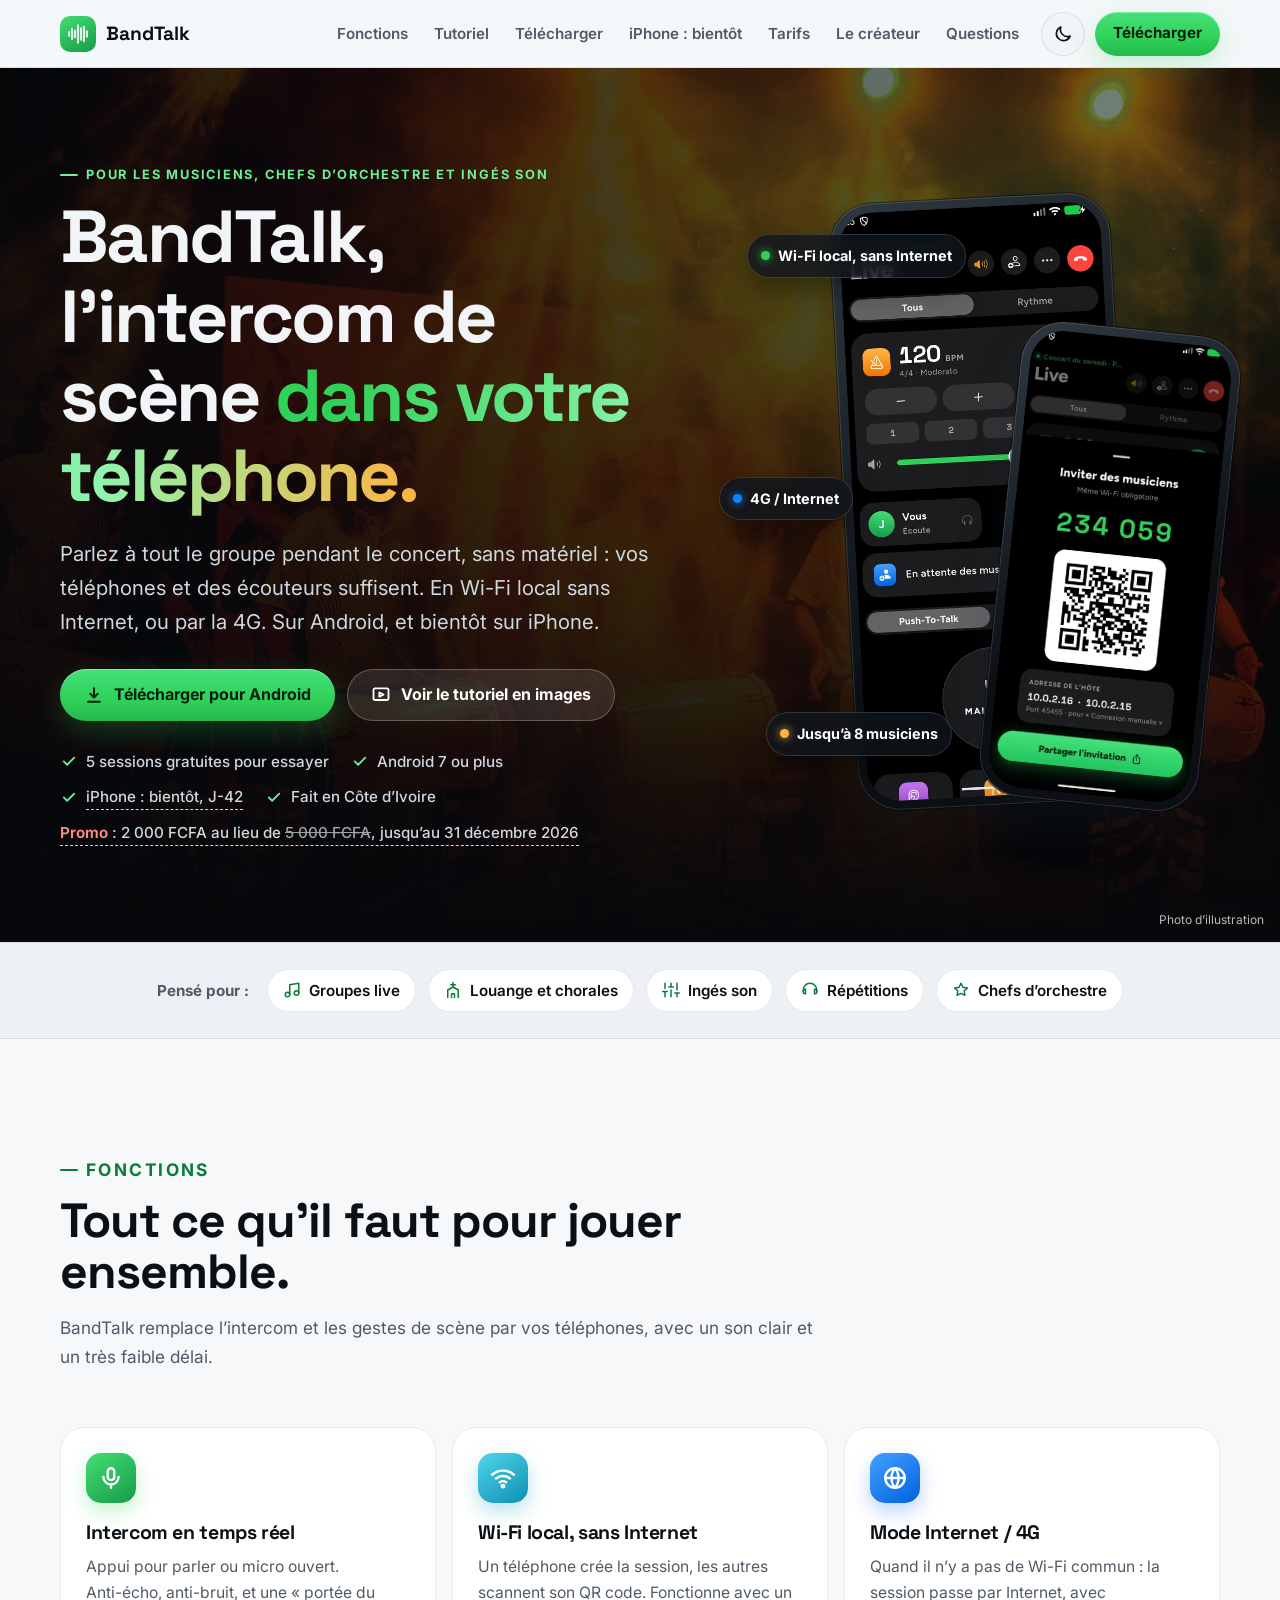
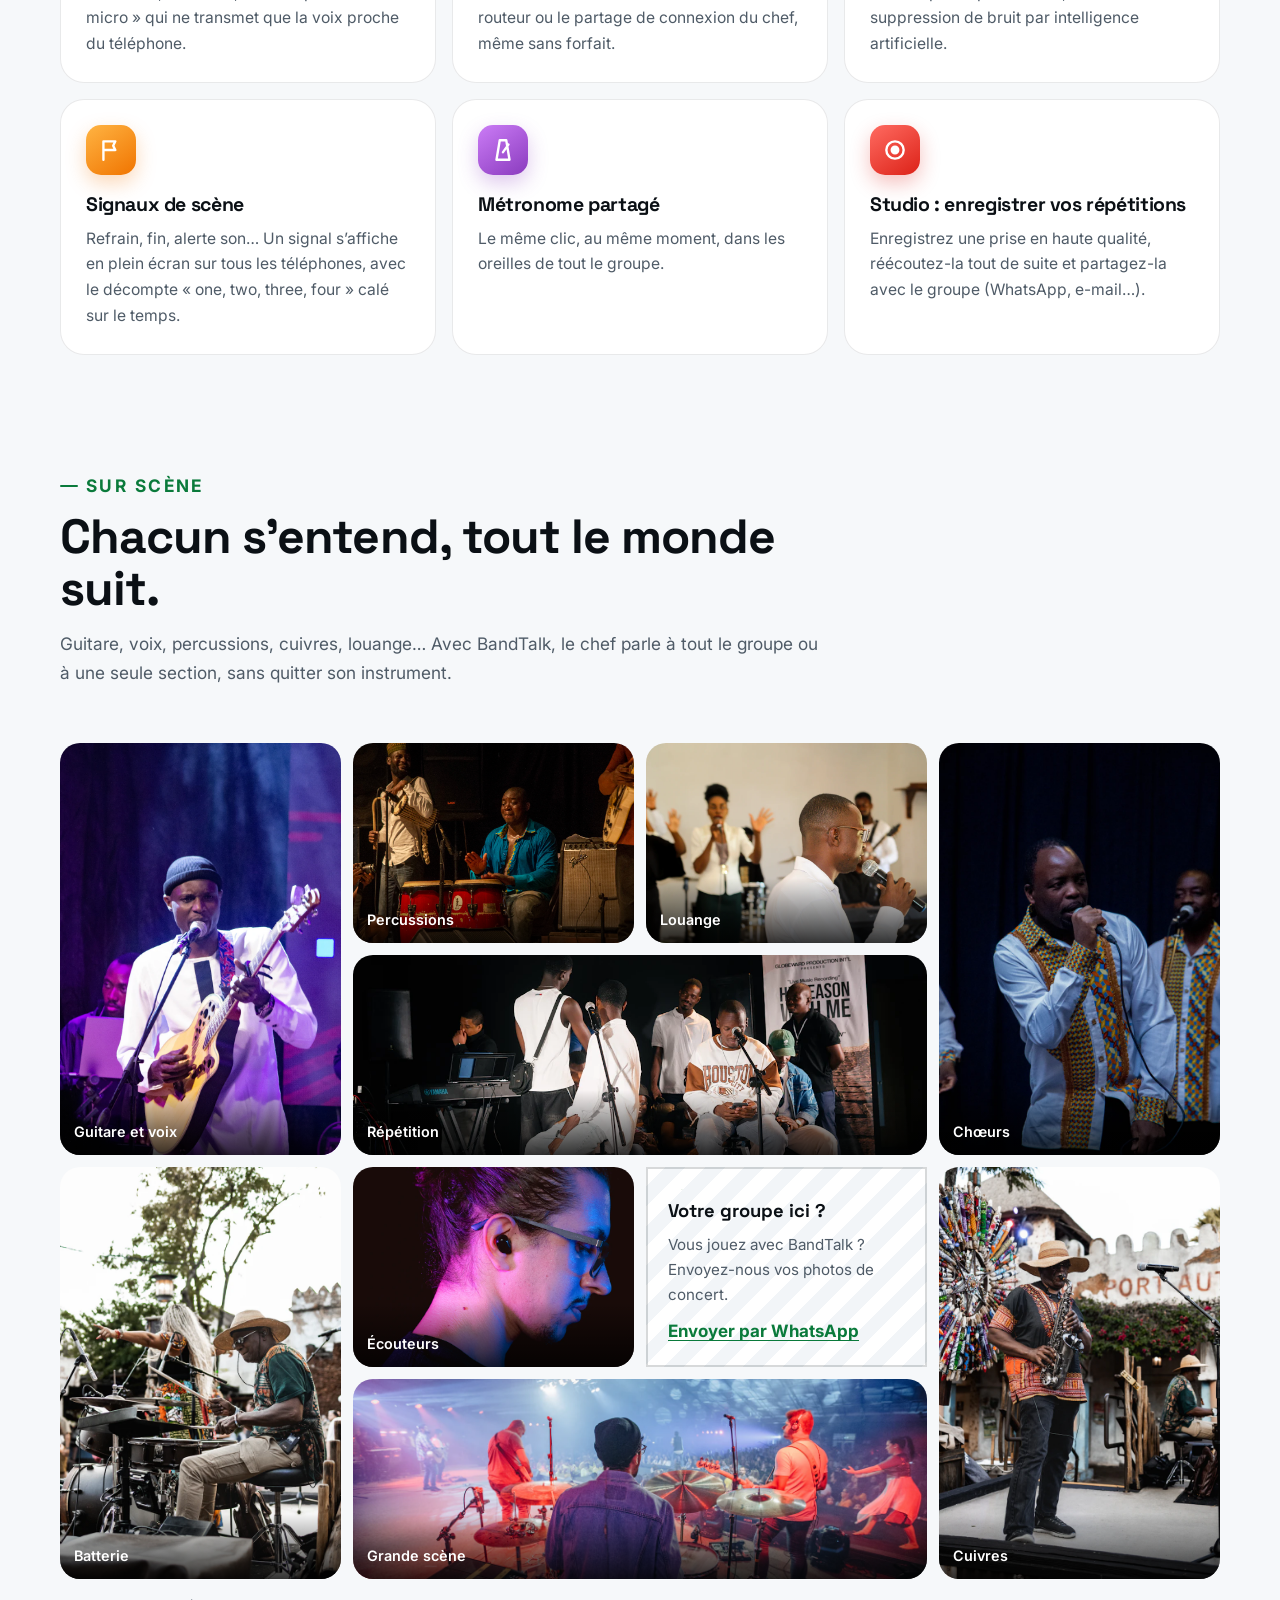
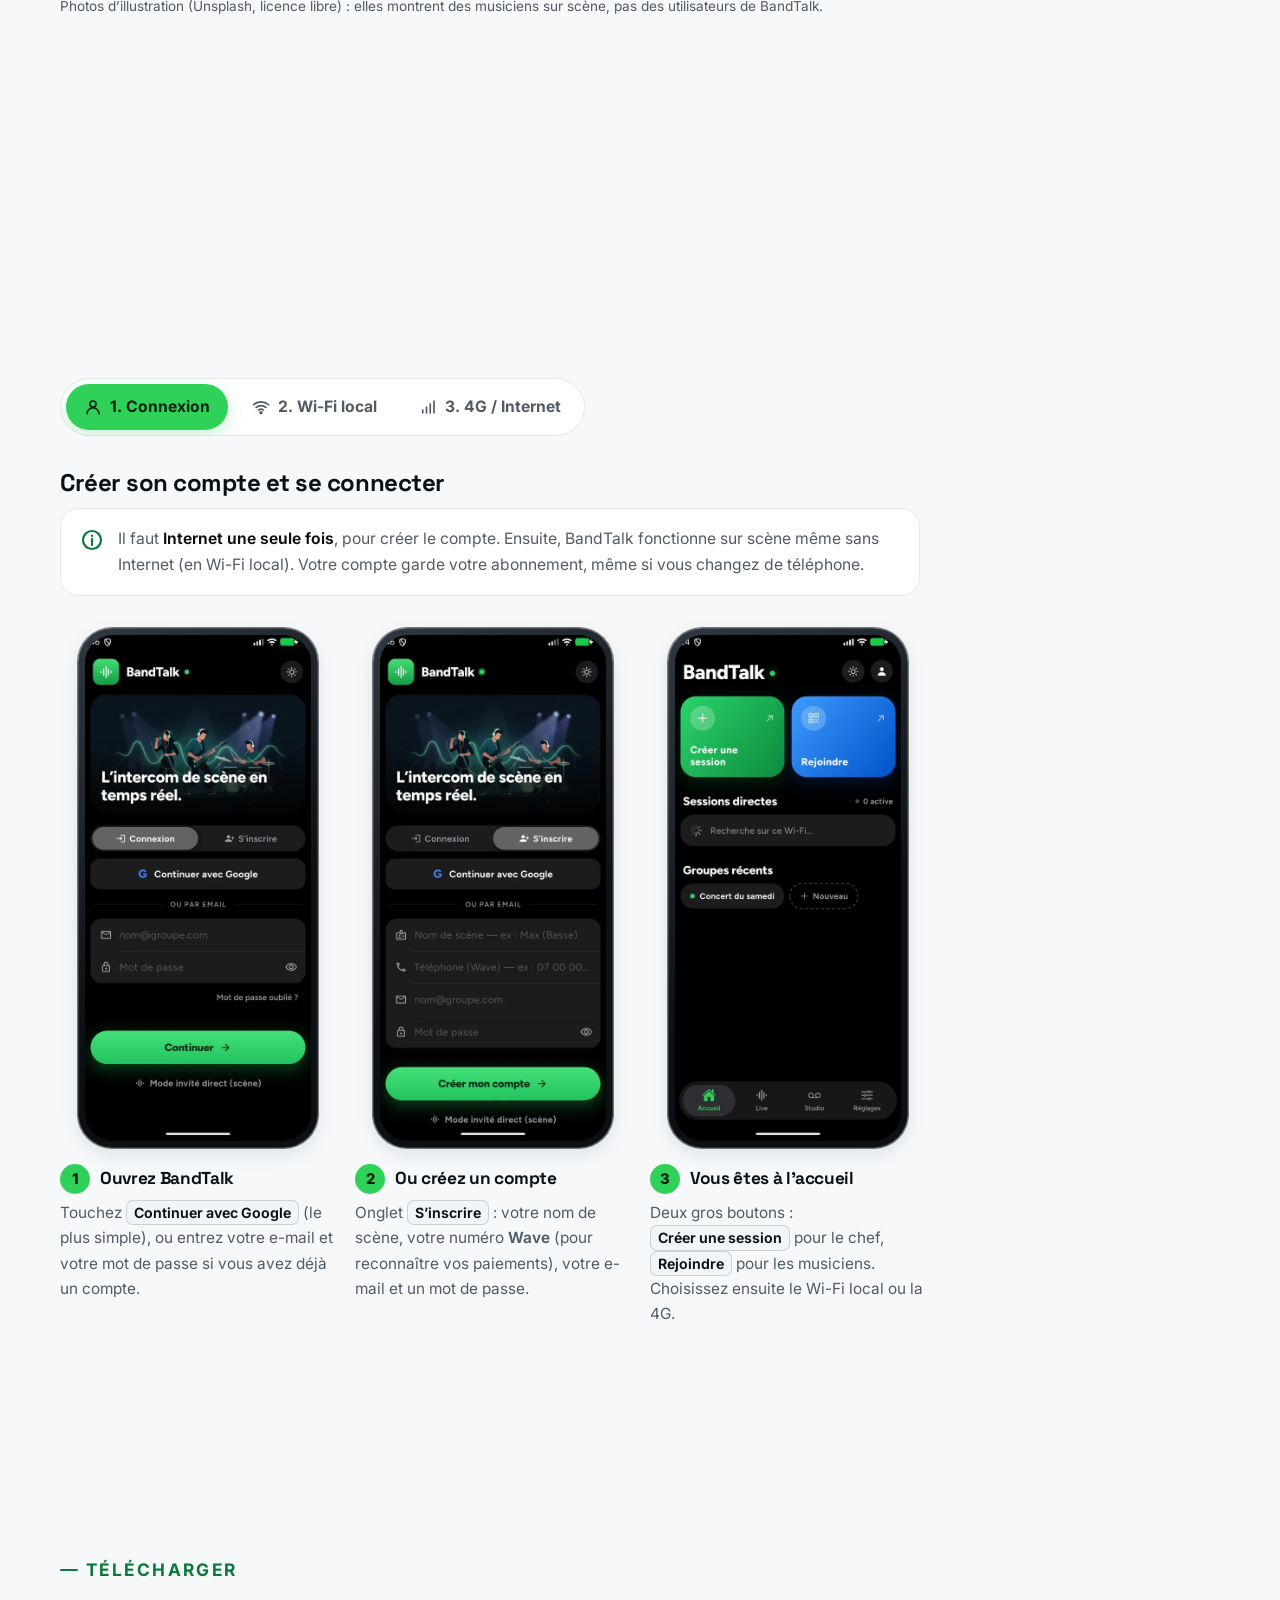
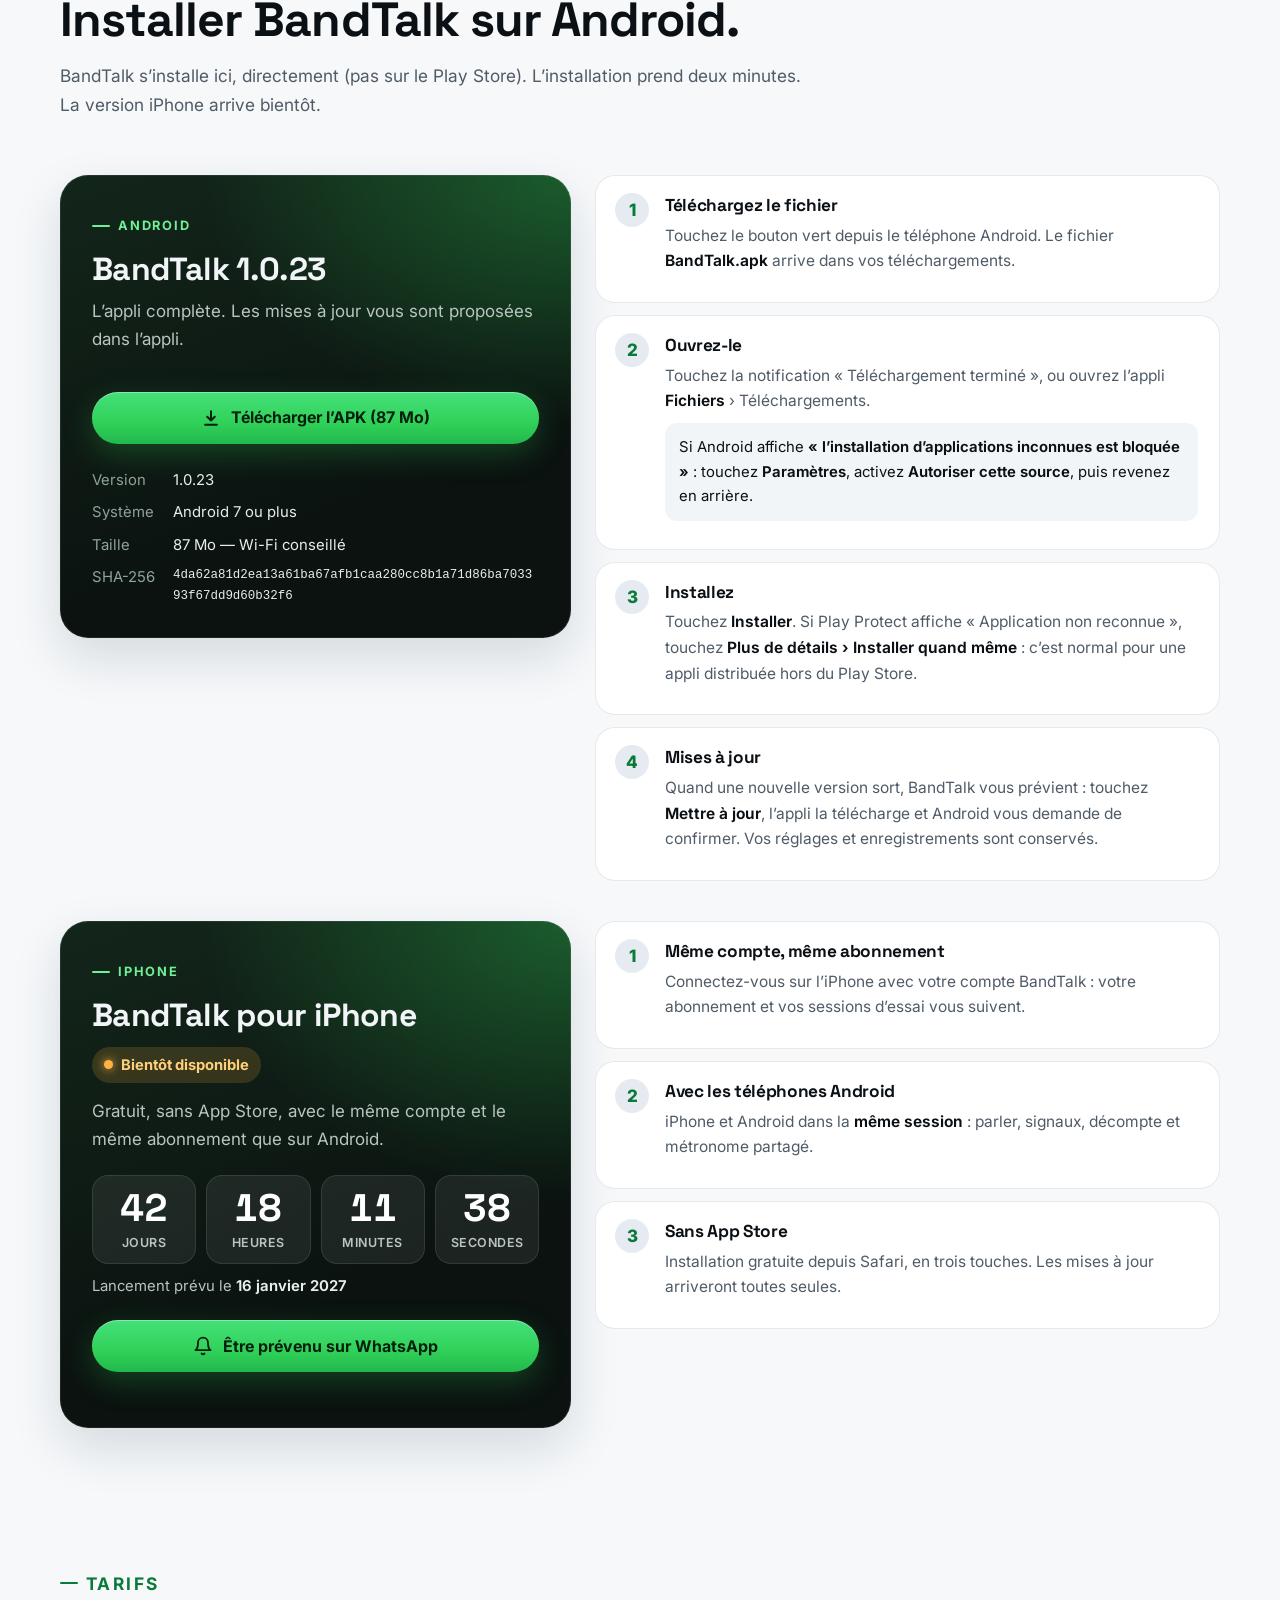
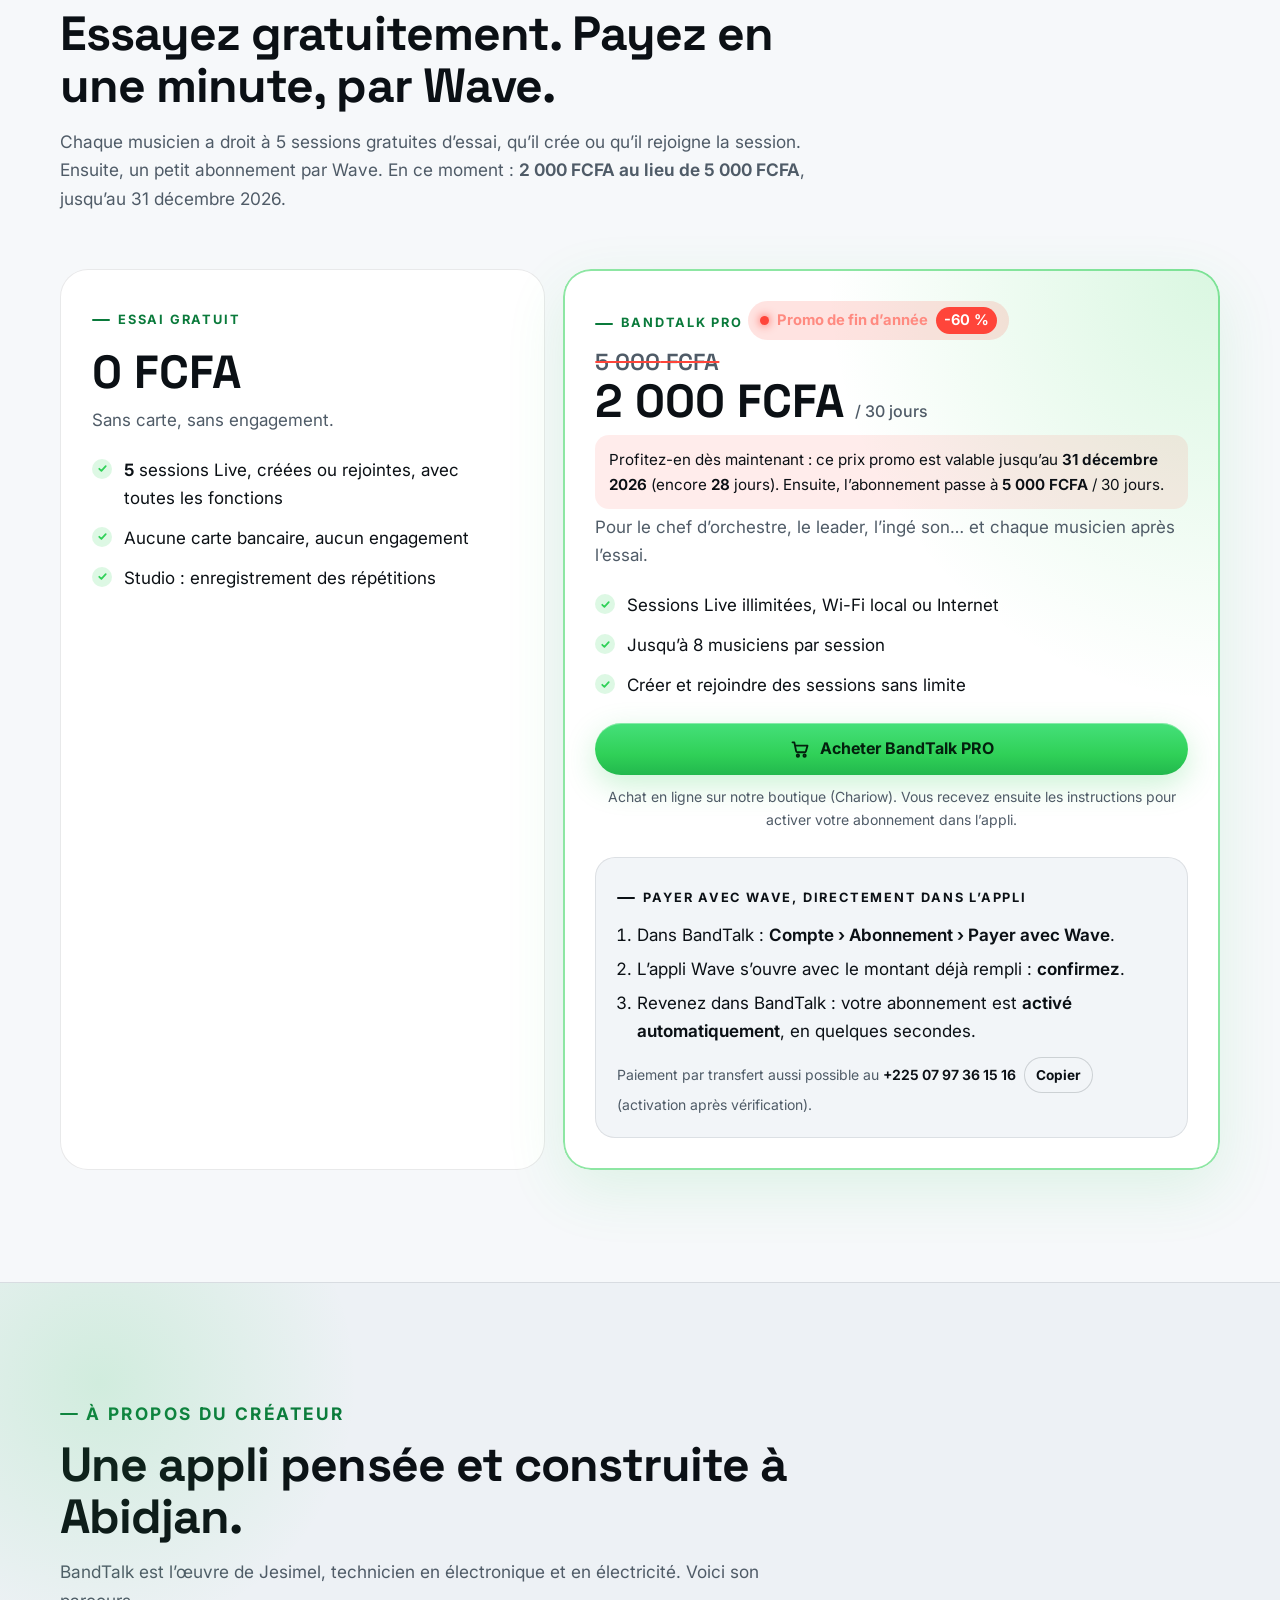
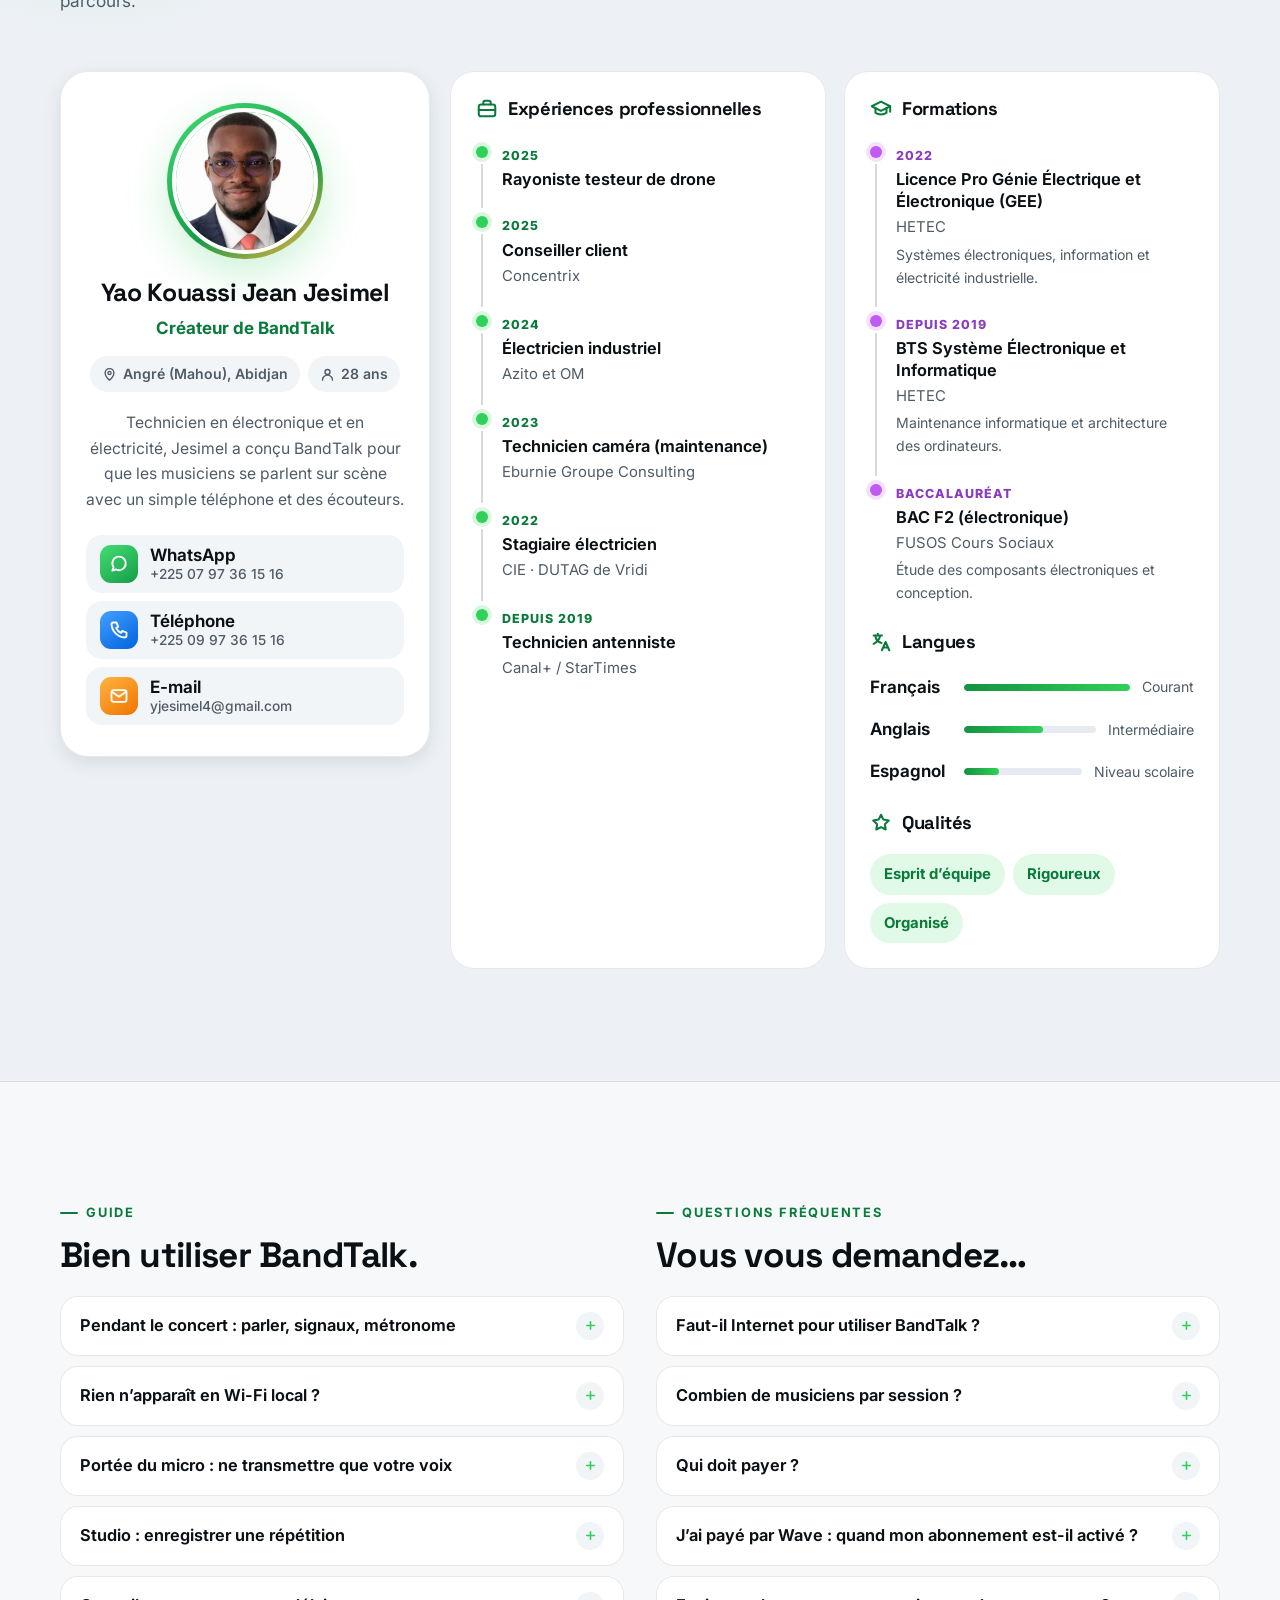
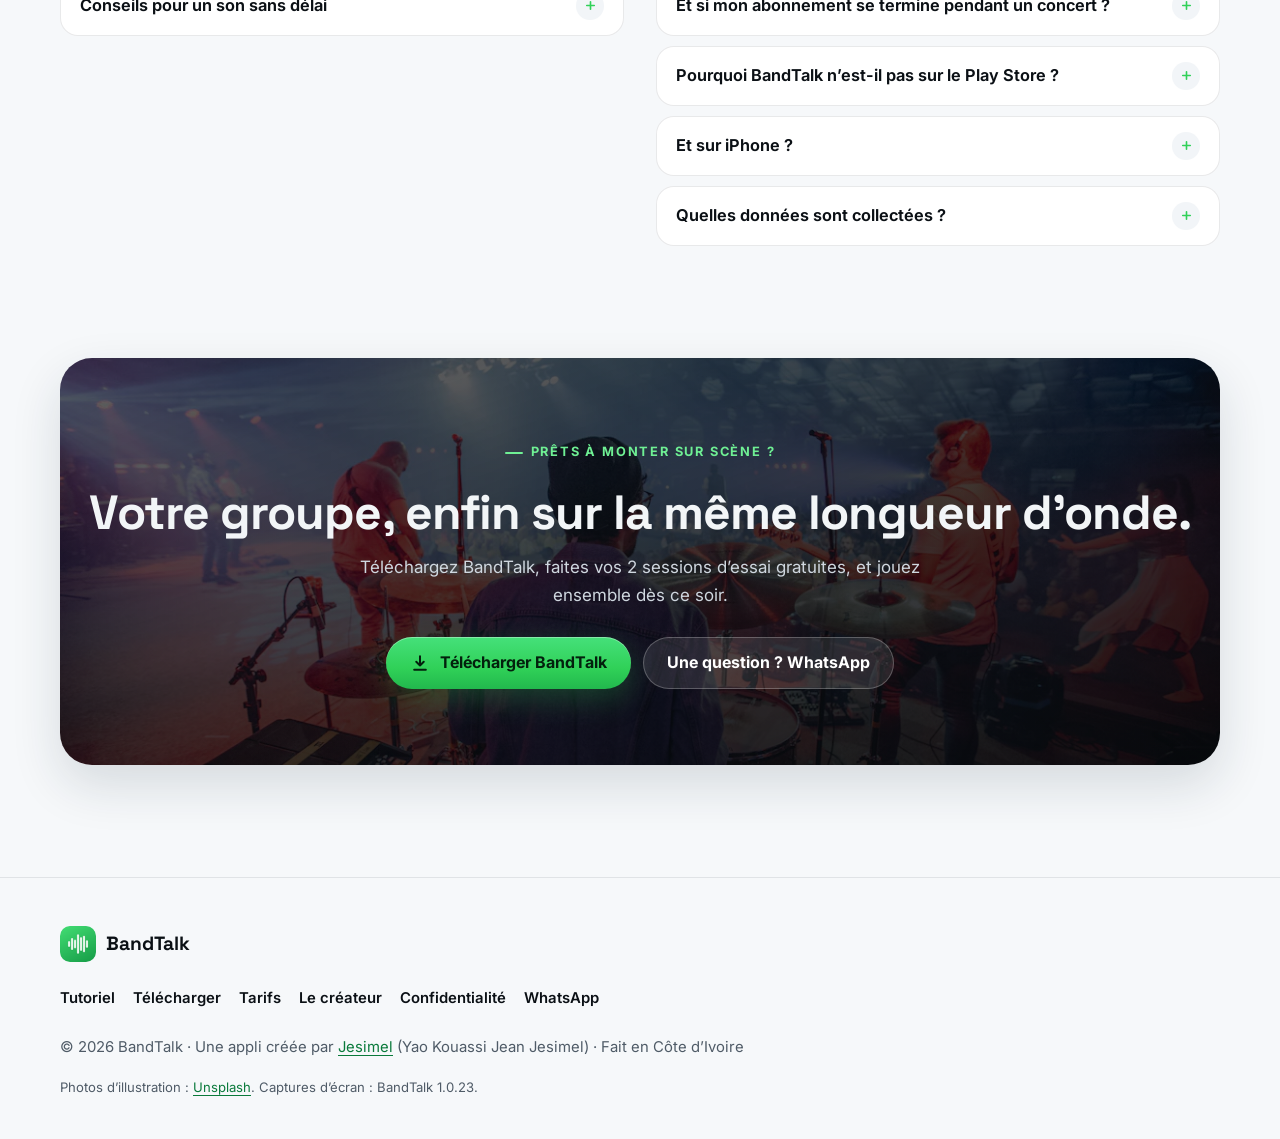
<file: index.html>
<!doctype html>
<html lang="fr" class="no-js">
<head>
  <meta charset="utf-8">
  <meta name="viewport" content="width=device-width, initial-scale=1">
  <title>BandTalk — l’intercom de scène pour musiciens | par Jesimel</title>
  <meta name="description" content="BandTalk, l’appli Android créée par Jesimel (bientôt sur iPhone) : parlez à votre groupe pendant le concert avec vos téléphones et des écouteurs. Wi-Fi local sans Internet ou 4G. Tutoriel en images, téléchargement gratuit, 2 sessions d’essai, puis abonnement par Wave.">
  <meta name="author" content="Yao Kouassi Jean Jesimel">
  <meta name="robots" content="index, follow">
  <link rel="canonical" href="https://jesimel9.github.io/bandtalk/">
  <meta name="theme-color" content="#06080b">
  <meta property="og:type" content="website">
  <meta property="og:site_name" content="BandTalk">
  <meta property="og:locale" content="fr_FR">
  <meta property="og:url" content="https://jesimel9.github.io/bandtalk/">
  <meta property="og:title" content="BandTalk — l’intercom de scène pour musiciens">
  <meta property="og:description" content="Vos téléphones deviennent un intercom de scène, sur Android (bientôt sur iPhone). Wi-Fi local ou 4G. Essai gratuit. Une appli de Jesimel, faite en Côte d’Ivoire.">
  <meta property="og:image" content="https://jesimel9.github.io/bandtalk/assets/partage.jpg">
  <meta property="og:image:width" content="1200">
  <meta property="og:image:height" content="630">
  <meta name="twitter:card" content="summary_large_image">
  <script type="application/ld+json">[
  {
    "@context": "https://schema.org",
    "@type": "SoftwareApplication",
    "name": "BandTalk",
    "alternateName": ["Band Talk", "BandTalk par Jesimel"],
    "applicationCategory": "MultimediaApplication",
    "operatingSystem": "Android 7 ou plus récent",
    "softwareVersion": "1.0.23",
    "description": "BandTalk est l’intercom de scène pour musiciens : parlez à votre groupe pendant le concert avec vos téléphones et des écouteurs, en Wi-Fi local sans Internet ou par la 4G.",
    "url": "https://jesimel9.github.io/bandtalk/",
    "downloadUrl": "https://github.com/jesimel9/bandtalk/releases/latest/download/BandTalk.apk",
    "image": "https://jesimel9.github.io/bandtalk/assets/icone-192.png",
    "screenshot": "https://jesimel9.github.io/bandtalk/assets/captures/live.webp",
    "inLanguage": "fr",
    "offers": { "@type": "Offer", "price": "0", "priceCurrency": "XOF" },
    "author": { "@id": "https://jesimel9.github.io/bandtalk/#createur" }
  },
  {
    "@context": "https://schema.org",
    "@type": "Person",
    "@id": "https://jesimel9.github.io/bandtalk/#createur",
    "name": "Yao Kouassi Jean Jesimel",
    "alternateName": "Jesimel",
    "jobTitle": "Technicien en électronique et en électricité, créateur de BandTalk",
    "image": "https://jesimel9.github.io/bandtalk/assets/photos/createur.webp",
    "url": "https://jesimel9.github.io/",
    "address": { "@type": "PostalAddress", "addressLocality": "Abidjan (Angré, Mahou)", "addressCountry": "CI" },
    "knowsLanguage": ["fr", "en", "es"],
    "alumniOf": { "@type": "EducationalOrganization", "name": "HETEC" }
  },
  {
    "@context": "https://schema.org",
    "@type": "WebSite",
    "name": "BandTalk",
    "alternateName": ["Band Talk", "BandTalk par Jesimel"],
    "url": "https://jesimel9.github.io/bandtalk/",
    "inLanguage": "fr"
  }
]</script>
  <link rel="icon" type="image/png" sizes="192x192" href="assets/icone-192.png">
  <link rel="apple-touch-icon" href="assets/icone-180.png">
  <link rel="preconnect" href="https://fonts.googleapis.com">
  <link rel="preconnect" href="https://fonts.gstatic.com" crossorigin>
  <link href="https://fonts.googleapis.com/css2?family=Inter:wght@400;500;600;700;800&family=Space+Grotesk:wght@600;700&display=swap" rel="stylesheet">
  <script>
    // Avant l'affichage : JavaScript actif + thème mémorisé (évite un clignotement).
    (function (r) {
      r.className = r.className.replace('no-js', 'js');
      try { var t = localStorage.getItem('bt-theme'); if (t) r.setAttribute('data-theme', t); } catch (e) { /* ignoré */ }
    })(document.documentElement);
  </script>
  <link rel="preload" as="image" href="assets/photos/scene-percussions.webp">
  <link rel="stylesheet" href="assets/style.css">
  <script src="assets/config.js"></script>
</head>
<body>
<a class="skip" href="#contenu">Aller au contenu</a>

<header class="top">
  <div class="wrap">
    <a class="brand" href="#">
      <img class="logo" src="assets/icone-192.png" alt="" width="36" height="36">
      BandTalk
    </a>
    <nav class="nav" aria-label="Sections">
      <a href="#fonctions">Fonctions</a>
      <a href="#tutoriel">Tutoriel</a>
      <a href="#telecharger">Télécharger</a>
      <a class="ios-on" href="#tutoriel-iphone" hidden>iPhone</a>
      <a class="ios-soon" href="#iphone">iPhone : bientôt</a>
      <a href="#tarifs">Tarifs</a>
      <a href="#createur">Le créateur</a>
      <a href="#faq">Questions</a>
    </nav>
    <button class="icon-btn" type="button" id="theme" aria-label="Changer de mode : jour ou nuit">
      <svg class="sun" viewBox="0 0 24 24" fill="none" stroke="currentColor" stroke-width="2" stroke-linecap="round" aria-hidden="true"><circle cx="12" cy="12" r="4.2"/><path d="M12 2.5v2.2M12 19.3v2.2M4.6 4.6l1.6 1.6M17.8 17.8l1.6 1.6M2.5 12h2.2M19.3 12h2.2M4.6 19.4l1.6-1.6M17.8 6.2l1.6-1.6"/></svg>
      <svg class="moon" viewBox="0 0 24 24" fill="none" stroke="currentColor" stroke-width="2" stroke-linecap="round" stroke-linejoin="round" aria-hidden="true"><path d="M20.5 14.5A8.5 8.5 0 0 1 9.5 3.5a8.5 8.5 0 1 0 11 11z"/></svg>
    </button>
    <a class="btn btn-primary btn-sm" href="#telecharger">Télécharger</a>
  </div>
</header>

<main id="contenu">

<!-- Annonce : modifiable dans l'appli (Administration › Réglages › Site web) -->
<div class="announce" id="annonce" role="status" hidden>
  <div class="wrap"><span class="announce-dot" aria-hidden="true"></span><p id="annonce-texte"></p></div>
</div>

<!-- ======================= HÉROS ======================= -->
<section class="hero">
  <figure class="hero-bg">
    <img src="assets/photos/scene-percussions.webp" alt="" width="1600" height="900" fetchpriority="high">
  </figure>
  <div class="wrap">
    <div>
      <p class="eyebrow">Pour les musiciens, chefs d’orchestre et ingés son</p>
      <h1 id="titre-site">BandTalk, l’intercom de scène <span class="grad">dans votre téléphone.</span></h1>
      <p class="lead" id="accroche">Parlez à tout le groupe pendant le concert, sans matériel : vos téléphones et des écouteurs suffisent. En Wi-Fi local sans Internet, ou par la 4G. Sur Android<span class="ios-on" hidden> et sur iPhone</span><span class="ios-soon">, et bientôt sur iPhone</span>.</p>
      <div class="cta">
        <a class="btn btn-primary" href="#telecharger">
          <svg viewBox="0 0 24 24" fill="none" stroke="currentColor" stroke-width="2.4" stroke-linecap="round" stroke-linejoin="round" aria-hidden="true"><path d="M12 4v11m0 0l-4.5-4.5M12 15l4.5-4.5M5 20h14"/></svg>
          Télécharger pour Android
        </a>
        <a class="btn btn-ghost ios-on" href="#tutoriel-iphone" hidden>
          <svg viewBox="0 0 24 24" fill="none" stroke="currentColor" stroke-width="2.2" stroke-linecap="round" stroke-linejoin="round" aria-hidden="true"><rect x="6" y="2.5" width="12" height="19" rx="3"/><path d="M10.5 18.5h3"/></svg>
          Installer sur iPhone
        </a>
        <a class="btn btn-ghost" href="#tutoriel">
          <svg viewBox="0 0 24 24" fill="none" stroke="currentColor" stroke-width="2.2" stroke-linecap="round" stroke-linejoin="round" aria-hidden="true"><rect x="3" y="4" width="18" height="14" rx="2"/><path d="M10 9l5 2.5-5 2.5z"/></svg>
          Voir le tutoriel en images
        </a>
      </div>
      <ul class="facts">
        <li><svg viewBox="0 0 24 24" fill="none" stroke="currentColor" stroke-width="2.4" stroke-linecap="round" stroke-linejoin="round" aria-hidden="true"><path d="M5 12.5l4.5 4.5L19 7.5"/></svg><span><span data-bt="essais-texte">2 sessions gratuites</span> pour essayer</span></li>
        <li><svg viewBox="0 0 24 24" fill="none" stroke="currentColor" stroke-width="2.4" stroke-linecap="round" stroke-linejoin="round" aria-hidden="true"><path d="M5 12.5l4.5 4.5L19 7.5"/></svg><span data-bt="android-min">Android 7 ou plus</span></li>
        <li><svg viewBox="0 0 24 24" fill="none" stroke="currentColor" stroke-width="2.4" stroke-linecap="round" stroke-linejoin="round" aria-hidden="true"><path d="M5 12.5l4.5 4.5L19 7.5"/></svg><span class="ios-on" hidden>iPhone, sans App Store</span><a class="ios-soon soon-chip" href="#iphone">iPhone : bientôt, J-<span data-cd="jours">92</span></a></li>
        <li><svg viewBox="0 0 24 24" fill="none" stroke="currentColor" stroke-width="2.4" stroke-linecap="round" stroke-linejoin="round" aria-hidden="true"><path d="M5 12.5l4.5 4.5L19 7.5"/></svg>Fait en Côte d’Ivoire</li>
        <li class="promo-on promo-fact"><a href="#tarifs"><b>Promo</b> : <span data-bt="prix">2 000</span> FCFA au lieu de <s><span data-bt="prix-normal">5 000</span> FCFA</s>, jusqu’au <span data-bt="promo-fin">31 décembre 2026</span></a></li>
      </ul>
    </div>
    <div class="hero-visual">
      <div class="phone"><img src="assets/captures/live.webp" alt="Écran Live de BandTalk : métronome partagé, musiciens connectés et gros bouton pour parler" width="540" height="1170"></div>
      <div class="phone second"><img src="assets/captures/wifi-inviter.webp" alt="Invitation à une session : code PIN et QR code" width="540" height="1170" loading="lazy"></div>
      <span class="float-chip c1"><i></i>Wi-Fi local, sans Internet</span>
      <span class="float-chip c2"><i></i>4G / Internet</span>
      <span class="float-chip c3"><i></i>Jusqu’à 8 musiciens</span>
    </div>
  </div>
  <p class="photo-note">Photo d’illustration</p>
</section>

<!-- ======================= POUR QUI ======================= -->
<div class="who" aria-label="Pour qui">
  <div class="wrap">
    <p>Pensé pour :</p>
    <span class="pill"><svg viewBox="0 0 24 24" fill="none" stroke="currentColor" stroke-width="2" stroke-linecap="round" stroke-linejoin="round" aria-hidden="true"><path d="M9 18V5l12-2v13"/><circle cx="6" cy="18" r="3"/><circle cx="18" cy="16" r="3"/></svg>Groupes live</span>
    <span class="pill"><svg viewBox="0 0 24 24" fill="none" stroke="currentColor" stroke-width="2" stroke-linecap="round" stroke-linejoin="round" aria-hidden="true"><path d="M12 2v6M9 5h6M5 22V12l7-4 7 4v10M10 22v-5h4v5"/></svg>Louange et chorales</span>
    <span class="pill"><svg viewBox="0 0 24 24" fill="none" stroke="currentColor" stroke-width="2" stroke-linecap="round" stroke-linejoin="round" aria-hidden="true"><path d="M4 21v-7M4 10V3M12 21v-9M12 8V3M20 21v-5M20 12V3M1 14h6M9 8h6M17 16h6"/></svg>Ingés son</span>
    <span class="pill"><svg viewBox="0 0 24 24" fill="none" stroke="currentColor" stroke-width="2" stroke-linecap="round" stroke-linejoin="round" aria-hidden="true"><path d="M3 14v-2a9 9 0 0 1 18 0v2"/><path d="M21 15a2 2 0 0 1-2 2h-1v-6h1a2 2 0 0 1 2 2zM3 15a2 2 0 0 0 2 2h1v-6H5a2 2 0 0 0-2 2z"/></svg>Répétitions</span>
    <span class="pill"><svg viewBox="0 0 24 24" fill="none" stroke="currentColor" stroke-width="2" stroke-linecap="round" stroke-linejoin="round" aria-hidden="true"><path d="M12 3l2.6 5.3 5.9.9-4.3 4.1 1 5.8L12 16.4 6.8 19.1l1-5.8L3.5 9.2l5.9-.9z"/></svg>Chefs d’orchestre</span>
  </div>
</div>

<!-- ======================= FONCTIONS ======================= -->
<section id="fonctions">
  <div class="wrap">
    <div class="section-head reveal">
      <p class="eyebrow">Fonctions</p>
      <h2>Tout ce qu’il faut pour jouer ensemble.</h2>
      <p class="muted">BandTalk remplace l’intercom et les gestes de scène par vos téléphones, avec un son clair et un très faible délai.</p>
    </div>
    <div class="grid grid-3">
      <article class="card reveal">
        <div class="tile g-green"><svg viewBox="0 0 24 24" fill="none" stroke="currentColor" stroke-width="2.2" stroke-linecap="round" stroke-linejoin="round" aria-hidden="true"><rect x="9" y="3" width="6" height="11" rx="3"/><path d="M5 11a7 7 0 0 0 14 0M12 18v3"/></svg></div>
        <h3>Intercom en temps réel</h3>
        <p>Appui pour parler ou micro ouvert. Anti-écho, anti-bruit, et une « portée du micro » qui ne transmet que la voix proche du téléphone.</p>
      </article>
      <article class="card reveal">
        <div class="tile g-cyan"><svg viewBox="0 0 24 24" fill="none" stroke="currentColor" stroke-width="2.2" stroke-linecap="round" stroke-linejoin="round" aria-hidden="true"><path d="M2 9a15 15 0 0 1 20 0M5.5 12.5a10 10 0 0 1 13 0M9 16a5 5 0 0 1 6 0"/><circle cx="12" cy="19.5" r="1.2" fill="currentColor"/></svg></div>
        <h3>Wi-Fi local, sans Internet</h3>
        <p>Un téléphone crée la session, les autres scannent son QR code. Fonctionne avec un routeur ou le partage de connexion du chef, même sans forfait.</p>
      </article>
      <article class="card reveal">
        <div class="tile g-blue"><svg viewBox="0 0 24 24" fill="none" stroke="currentColor" stroke-width="2.2" stroke-linecap="round" stroke-linejoin="round" aria-hidden="true"><circle cx="12" cy="12" r="9"/><path d="M3 12h18M12 3a14 14 0 0 1 0 18M12 3a14 14 0 0 0 0 18"/></svg></div>
        <h3>Mode Internet / 4G</h3>
        <p>Quand il n’y a pas de Wi-Fi commun : la session passe par Internet, avec suppression de bruit par intelligence artificielle.</p>
      </article>
      <article class="card reveal">
        <div class="tile g-orange"><svg viewBox="0 0 24 24" fill="none" stroke="currentColor" stroke-width="2.2" stroke-linecap="round" stroke-linejoin="round" aria-hidden="true"><path d="M5 21V4M5 4h11l-2 4 2 4H5"/></svg></div>
        <h3>Signaux de scène</h3>
        <p>Refrain, fin, alerte son… Un signal s’affiche en plein écran sur tous les téléphones, avec le décompte « one, two, three, four » calé sur le temps.</p>
      </article>
      <article class="card reveal">
        <div class="tile g-purple"><svg viewBox="0 0 24 24" fill="none" stroke="currentColor" stroke-width="2.2" stroke-linecap="round" stroke-linejoin="round" aria-hidden="true"><path d="M9 3h6l3 18H6L9 3zM12 14l5-7"/></svg></div>
        <h3>Métronome partagé</h3>
        <p>Le même clic, au même moment, dans les oreilles de tout le groupe.</p>
      </article>
      <article class="card reveal">
        <div class="tile g-red"><svg viewBox="0 0 24 24" fill="none" stroke="currentColor" stroke-width="2.2" stroke-linecap="round" stroke-linejoin="round" aria-hidden="true"><circle cx="12" cy="12" r="8"/><circle cx="12" cy="12" r="3" fill="currentColor"/></svg></div>
        <h3>Studio : enregistrer vos répétitions</h3>
        <p>Enregistrez une prise en haute qualité, réécoutez-la tout de suite et partagez-la avec le groupe (WhatsApp, e-mail…).</p>
      </article>
    </div>
  </div>
</section>

<!-- ======================= SUR SCÈNE (photos) ======================= -->
<section id="scene" style="padding-top:0">
  <div class="wrap">
    <div class="section-head reveal">
      <p class="eyebrow">Sur scène</p>
      <h2>Chacun s’entend, tout le monde suit.</h2>
      <p class="muted">Guitare, voix, percussions, cuivres, louange… Avec BandTalk, le chef parle à tout le groupe ou à une seule section, sans quitter son instrument.</p>
    </div>
    <div class="gallery reveal">
      <figure class="tall"><img src="assets/photos/scene-guitariste.webp" alt="Un guitariste chante sur une scène éclairée en violet" width="960" height="1200" loading="lazy"><figcaption>Guitare et voix</figcaption></figure>
      <figure><img src="assets/photos/percussionniste.webp" alt="Un percussionniste joue des congas sur scène" width="1000" height="667" loading="lazy"><figcaption>Percussions</figcaption></figure>
      <figure><img src="assets/photos/louange.webp" alt="Un groupe de louange chante au micro" width="1000" height="667" loading="lazy"><figcaption>Louange</figcaption></figure>
      <figure class="tall"><img src="assets/photos/chanteurs.webp" alt="Deux chanteurs en tenue traditionnelle chantent au micro" width="800" height="1000" loading="lazy"><figcaption>Chœurs</figcaption></figure>
      <figure class="wide"><img src="assets/photos/repetition.webp" alt="Un groupe de jeunes musiciens se produit sur scène" width="1000" height="667" loading="lazy"><figcaption>Répétition</figcaption></figure>
      <figure class="tall"><img src="assets/photos/batteur.webp" alt="Un batteur joue lors d’un concert en plein air" width="800" height="1000" loading="lazy"><figcaption>Batterie</figcaption></figure>
      <figure><img src="assets/photos/ecouteur.webp" alt="Un musicien porte un écouteur dans l’oreille" width="800" height="1000" loading="lazy"><figcaption>Écouteurs</figcaption></figure>
      <div class="yours">
        <svg viewBox="0 0 24 24" width="28" height="28" fill="none" stroke="currentColor" stroke-width="2" stroke-linecap="round" stroke-linejoin="round" aria-hidden="true" style="color:var(--brand-text)"><path d="M4 8h3l2-3h6l2 3h3v11H4z"/><circle cx="12" cy="13" r="3.5"/></svg>
        <strong>Votre groupe ici ?</strong>
        <p>Vous jouez avec BandTalk ? Envoyez-nous vos photos de concert.</p>
        <a href="https://wa.me/2250797361516">Envoyer par WhatsApp</a>
      </div>
      <figure class="tall tall-d"><img src="assets/photos/saxophone.webp" alt="Un saxophoniste joue lors d’un festival" width="800" height="1000" loading="lazy"><figcaption>Cuivres</figcaption></figure>
      <figure class="wide-d"><img src="assets/photos/groupe-de-dos.webp" alt="Un groupe joue sur une grande scène, vu depuis l’arrière" width="1200" height="800" loading="lazy"><figcaption>Grande scène</figcaption></figure>
    </div>
    <p class="credit">Photos d’illustration (Unsplash, licence libre) : elles montrent des musiciens sur scène, pas des utilisateurs de BandTalk.</p>
  </div>
</section>

<!-- ======================= TUTORIEL ======================= -->
<section id="tutoriel" style="padding-top:24px">
  <div class="wrap">
    <div class="section-head reveal">
      <p class="eyebrow">Tutoriel en images</p>
      <h2>BandTalk pas à pas.</h2>
      <p class="muted">Les vrais écrans de l’appli, dans l’ordre. Choisissez une rubrique : la connexion, le mode Wi-Fi local (sans Internet), le mode 4G / Internet<span class="ios-on" hidden>, ou l’installation sur iPhone</span>.</p>
    </div>

    <div class="tabs" role="tablist" aria-label="Rubriques du tutoriel">
      <button class="tab" type="button" role="tab" id="tab-connexion" aria-controls="panel-connexion" aria-selected="true">
        <svg viewBox="0 0 24 24" fill="none" stroke="currentColor" stroke-width="2.2" stroke-linecap="round" stroke-linejoin="round" aria-hidden="true"><circle cx="12" cy="8" r="4"/><path d="M4 21a8 8 0 0 1 16 0"/></svg>
        1. Connexion
      </button>
      <button class="tab" type="button" role="tab" id="tab-wifi" aria-controls="panel-wifi" aria-selected="false" tabindex="-1">
        <svg viewBox="0 0 24 24" fill="none" stroke="currentColor" stroke-width="2.2" stroke-linecap="round" stroke-linejoin="round" aria-hidden="true"><path d="M2 9a15 15 0 0 1 20 0M5.5 12.5a10 10 0 0 1 13 0M9 16a5 5 0 0 1 6 0"/><circle cx="12" cy="19.5" r="1.2" fill="currentColor"/></svg>
        2. Wi-Fi local
      </button>
      <button class="tab" type="button" role="tab" id="tab-4g" data-net="4g" aria-controls="panel-4g" aria-selected="false" tabindex="-1">
        <svg viewBox="0 0 24 24" fill="none" stroke="currentColor" stroke-width="2.2" stroke-linecap="round" stroke-linejoin="round" aria-hidden="true"><path d="M5 20v-4M10 20v-8M15 20v-12M20 20V4"/></svg>
        3. 4G / Internet
      </button>
      <button class="tab ios-on" type="button" role="tab" id="tab-iphone" hidden data-net="ios" aria-controls="panel-iphone" aria-selected="false" tabindex="-1">
        <svg viewBox="0 0 24 24" fill="none" stroke="currentColor" stroke-width="2.2" stroke-linecap="round" stroke-linejoin="round" aria-hidden="true"><rect x="6" y="2.5" width="12" height="19" rx="3"/><path d="M10.5 18.5h3"/></svg>
        4. iPhone
      </button>
    </div>

    <!-- 1. Connexion -->
    <div class="tab-panel" role="tabpanel" id="panel-connexion" aria-labelledby="tab-connexion">
      <h3>Créer son compte et se connecter</h3>
      <div class="callout">
        <svg viewBox="0 0 24 24" fill="none" stroke="currentColor" stroke-width="2.2" stroke-linecap="round" stroke-linejoin="round" aria-hidden="true"><circle cx="12" cy="12" r="9"/><path d="M12 11v6M12 7.5v.5"/></svg>
        <p>Il faut <b>Internet une seule fois</b>, pour créer le compte. Ensuite, BandTalk fonctionne sur scène même sans Internet (en Wi-Fi local). Votre compte garde votre abonnement, même si vous changez de téléphone.</p>
      </div>
      <ol class="shots">
        <li class="shot">
          <div class="phone"><img src="assets/captures/connexion.webp" alt="Écran de connexion : bouton Continuer avec Google, e-mail et mot de passe" width="540" height="1170" loading="lazy"></div>
          <div><h4>Ouvrez BandTalk</h4><p>Touchez <span class="kbd">Continuer avec Google</span> (le plus simple), ou entrez votre e-mail et votre mot de passe si vous avez déjà un compte.</p></div>
        </li>
        <li class="shot">
          <div class="phone"><img src="assets/captures/inscription.webp" alt="Formulaire d’inscription : nom de scène, téléphone Wave, e-mail et mot de passe" width="540" height="1170" loading="lazy"></div>
          <div><h4>Ou créez un compte</h4><p>Onglet <span class="kbd">S’inscrire</span> : votre nom de scène, votre numéro <b>Wave</b> (pour reconnaître vos paiements), votre e-mail et un mot de passe.</p></div>
        </li>
        <li class="shot">
          <div class="phone"><img src="assets/captures/accueil.webp" alt="Accueil de BandTalk : boutons Créer une session et Rejoindre" width="540" height="1170" loading="lazy"></div>
          <div><h4>Vous êtes à l’accueil</h4><p>Deux gros boutons : <span class="kbd">Créer une session</span> pour le chef, <span class="kbd">Rejoindre</span> pour les musiciens. Choisissez ensuite le Wi-Fi local ou la 4G.</p></div>
        </li>
      </ol>
    </div>

    <!-- 2. Wi-Fi local -->
    <div class="tab-panel" role="tabpanel" id="panel-wifi" aria-labelledby="tab-wifi" hidden>
      <h3>Session en Wi-Fi local, sans Internet</h3>
      <div class="callout">
        <svg viewBox="0 0 24 24" fill="none" stroke="currentColor" stroke-width="2.2" stroke-linecap="round" stroke-linejoin="round" aria-hidden="true"><path d="M2 9a15 15 0 0 1 20 0M5.5 12.5a10 10 0 0 1 13 0M9 16a5 5 0 0 1 6 0"/><circle cx="12" cy="19.5" r="1.2" fill="currentColor"/></svg>
        <p>C’est le mode <b>le plus réactif</b>. Tous les téléphones doivent être sur le <b>même Wi-Fi</b> : un routeur (idéalement en 5 GHz), ou le <b>partage de connexion</b> du téléphone du chef. Pas besoin de forfait Internet : seul le Wi-Fi sert.</p>
      </div>
      <ol class="shots">
        <li class="shot">
          <div class="phone"><img src="assets/captures/wifi-creer.webp" alt="Création d’une session : nom Concert du samedi, réseau Wi-Fi sélectionné" width="540" height="1170" loading="lazy"></div>
          <div><h4>Le chef crée la session</h4><p><span class="kbd">Créer une session</span> › donnez-lui un nom › choisissez <b>Wi-Fi</b> › <span class="kbd">Lancer la session</span>.</p></div>
        </li>
        <li class="shot">
          <div class="phone"><img src="assets/captures/wifi-inviter.webp" alt="Invitation : code PIN à 6 chiffres et QR code, même Wi-Fi obligatoire" width="540" height="1170" loading="lazy"></div>
          <div><h4>Il invite les musiciens</h4><p>Touchez <span class="kbd">Inviter</span> : un <b>QR code</b> et un <b>code PIN</b> à 6 chiffres s’affichent. Montrez-les au groupe, ou partagez l’invitation par WhatsApp.</p></div>
        </li>
        <li class="shot">
          <div class="phone"><img src="assets/captures/rejoindre-wifi.webp" alt="Écran Rejoindre en Wi-Fi local : scanner le QR code ou taper le code PIN" width="540" height="1170" loading="lazy"></div>
          <div><h4>Les musiciens rejoignent</h4><p><span class="kbd">Rejoindre</span> › <b>Wi-Fi local</b> › scannez le QR code, ou tapez le PIN puis <span class="kbd">Entrer</span>. La session apparaît aussi toute seule dans « À proximité ».</p></div>
        </li>
        <li class="shot">
          <div class="phone"><img src="assets/captures/live.webp" alt="Écran Live : métronome, musiciens connectés et bouton Maintenir pour parler" width="540" height="1170" loading="lazy"></div>
          <div><h4>On joue !</h4><p>Maintenez le gros bouton <span class="kbd">MAINTENIR</span> pour parler (ou passez en « Mains libres »). Lancez le métronome : tout le monde entend le même clic.</p></div>
        </li>
        <li class="shot">
          <div class="phone"><img src="assets/captures/signaux.webp" alt="Signaux de scène : Solo, Refrain, Break, Reprise, plus fort, moins fort, Alerte son, Stop" width="540" height="1170" loading="lazy"></div>
          <div><h4>Envoyez un signal</h4><p>Plus bas dans l’écran Live : <b>Solo, Refrain, Break, Reprise, Stop…</b> Un toucher suffit, à tout le groupe ou à une seule section.</p></div>
        </li>
        <li class="shot">
          <div class="phone"><img src="assets/captures/signal.webp" alt="Signal Refrain affiché en plein écran avec le décompte GO" width="540" height="1170" loading="lazy"></div>
          <div><h4>Tout le groupe le voit</h4><p>Le signal s’affiche en plein écran sur chaque téléphone, avec un décompte calé sur le temps, jusqu’au « GO ».</p></div>
        </li>
      </ol>
    </div>

    <!-- 3. 4G / Internet -->
    <div class="tab-panel" role="tabpanel" id="panel-4g" data-net="4g" aria-labelledby="tab-4g" hidden>
      <h3>Session par Internet (4G ou 5G)</h3>
      <div class="callout">
        <svg viewBox="0 0 24 24" fill="none" stroke="currentColor" stroke-width="2.2" stroke-linecap="round" stroke-linejoin="round" aria-hidden="true"><circle cx="12" cy="12" r="9"/><path d="M3 12h18M12 3a14 14 0 0 1 0 18M12 3a14 14 0 0 0 0 18"/></svg>
        <p>Quand les musiciens ne sont <b>pas sur le même Wi-Fi</b>, ou sont loin les uns des autres. Chaque téléphone a besoin d’Internet (4G, 5G ou n’importe quel Wi-Fi). La voix passe par des serveurs : le délai est un peu plus grand qu’en Wi-Fi local.</p>
      </div>
      <ol class="shots">
        <li class="shot">
          <div class="phone"><img src="assets/captures/4g-creer.webp" alt="Création d’une session : réseau 4G / 5G sélectionné" width="540" height="1170" loading="lazy"></div>
          <div><h4>Choisissez « 4G / 5G »</h4><p><span class="kbd">Créer une session</span> › un nom › touchez <b>4G / 5G</b> › <span class="kbd">Lancer la session</span>. Quelques secondes suffisent pour l’ouvrir.</p></div>
        </li>
        <li class="shot">
          <div class="phone"><img src="assets/captures/4g-inviter.webp" alt="Invitation à une session Internet : code et QR code" width="540" height="1170" loading="lazy"></div>
          <div><h4>Partagez le code</h4><p><span class="kbd">Inviter</span> affiche « Session Internet », le code et le QR code. Le plus pratique à distance : <span class="kbd">Partager l’invitation</span> par WhatsApp.</p></div>
        </li>
        <li class="shot">
          <div class="phone"><img src="assets/captures/rejoindre-internet.webp" alt="Écran Rejoindre en mode Internet : scanner le QR code ou taper le code" width="540" height="1170" loading="lazy"></div>
          <div><h4>Les musiciens rejoignent</h4><p><span class="kbd">Rejoindre</span> › onglet <b>Internet</b> › scannez le QR code ou tapez le code, puis <span class="kbd">Entrer</span>.</p></div>
        </li>
        <li class="shot">
          <div class="phone"><img src="assets/captures/4g-live.webp" alt="Écran Live d’une session Internet" width="540" height="1170" loading="lazy"></div>
          <div><h4>Même écran Live</h4><p>Parler, métronome, signaux, volume de chacun : tout fonctionne comme en Wi-Fi local. Pour un meilleur son, utilisez des <b>écouteurs filaires</b>.</p></div>
        </li>
      </ol>
    </div>

    <!-- 4. iPhone -->
    <div class="tab-panel ios-on" role="tabpanel" id="panel-iphone" data-net="ios" aria-labelledby="tab-iphone" hidden>
      <h3>Installer BandTalk sur iPhone</h3>
      <div class="callout">
        <svg viewBox="0 0 24 24" fill="none" stroke="currentColor" stroke-width="2.2" stroke-linecap="round" stroke-linejoin="round" aria-hidden="true"><rect x="6" y="2.5" width="12" height="19" rx="3"/><path d="M10.5 18.5h3"/></svg>
        <p><b>Gratuit, sans App Store.</b> Ouvrez <a href="app/">jesimel9.github.io/bandtalk/app</a> dans <b>Safari</b> (iOS 16.4 ou plus), puis ajoutez BandTalk à l’écran d’accueil : il s’ouvre ensuite en plein écran, comme une vraie appli. Même compte, même abonnement et mêmes sessions que les téléphones Android. Sur iPhone, BandTalk fonctionne <b>par Internet</b> (4G, 5G ou Wi-Fi connecté) : dès qu’un musicien a un iPhone, le chef crée une session <b>« 4G / 5G »</b>, même si tout le monde est sur le même Wi-Fi.</p>
      </div>
      <ol class="shots">
        <li class="shot">
          <div class="phone"><div class="ios" role="img" aria-label="Safari ouvert sur la page BandTalk, le bouton Partager est en bas au centre">
            <div class="ios-status"><b>9:41</b><span class="ios-bat"></span></div>
            <div class="ios-page">
              <img src="app/icones/icone-192.png" alt="" width="64" height="64" loading="lazy">
              <strong>BandTalk</strong>
              <span>L’intercom de scène pour musiciens</span>
              <i class="ios-line"></i><i class="ios-line"></i><i class="ios-line short"></i>
            </div>
            <div class="ios-bar">
              <div class="ios-url"><svg viewBox="0 0 24 24" aria-hidden="true"><rect x="5" y="10" width="14" height="10" rx="2"/><path d="M8 10V7a4 4 0 0 1 8 0v3" fill="none"/></svg>jesimel9.github.io</div>
              <div class="ios-tools">
                <svg viewBox="0 0 24 24" aria-hidden="true"><path d="M15 5l-7 7 7 7"/></svg>
                <svg viewBox="0 0 24 24" aria-hidden="true" class="off"><path d="M9 5l7 7-7 7"/></svg>
                <span class="hot"><svg viewBox="0 0 24 24" aria-hidden="true"><path d="M12 3v12M8 7l4-4 4 4M7 11H5v10h14V11h-2"/></svg></span>
                <svg viewBox="0 0 24 24" aria-hidden="true"><path d="M4 5h6a2 2 0 0 1 2 2v13a2 2 0 0 0-2-2H4zM20 5h-6a2 2 0 0 0-2 2v13a2 2 0 0 1 2-2h6z"/></svg>
                <svg viewBox="0 0 24 24" aria-hidden="true"><rect x="4" y="7" width="12" height="12" rx="2"/><path d="M8 4h10a2 2 0 0 1 2 2v10"/></svg>
              </div>
            </div>
          </div></div>
          <div><h4>Ouvrez le lien dans Safari</h4><p>Sur l’iPhone, ouvrez <b>jesimel9.github.io/bandtalk/app</b> avec <b>Safari</b> (ou scannez le QR code de la rubrique « Télécharger »). Touchez ensuite <span class="kbd">Partager</span> : le carré avec une flèche, en bas.</p></div>
        </li>
        <li class="shot">
          <div class="phone"><div class="ios ios-dimmed" role="img" aria-label="Menu Partager de Safari, la ligne Sur l’écran d’accueil est mise en évidence">
            <div class="ios-status"><b>9:41</b><span class="ios-bat"></span></div>
            <div class="ios-sheet">
              <div class="ios-sheet-head"><img src="app/icones/icone-192.png" alt="" width="40" height="40" loading="lazy"><div><b>BandTalk</b><small>jesimel9.github.io</small></div></div>
              <div class="ios-apps"><i></i><i></i><i></i><i></i></div>
              <ul class="ios-actions">
                <li>Copier<svg viewBox="0 0 24 24" aria-hidden="true"><rect x="8" y="8" width="12" height="12" rx="2"/><path d="M16 8V6a2 2 0 0 0-2-2H6a2 2 0 0 0-2 2v8a2 2 0 0 0 2 2h2"/></svg></li>
                <li>Ajouter aux favoris<svg viewBox="0 0 24 24" aria-hidden="true"><path d="M12 4l2.5 5 5.5.8-4 3.9.9 5.5-4.9-2.6-4.9 2.6.9-5.5-4-3.9 5.5-.8z"/></svg></li>
                <li class="hot">Sur l’écran d’accueil<svg viewBox="0 0 24 24" aria-hidden="true"><rect x="4" y="4" width="16" height="16" rx="3"/><path d="M12 8v8M8 12h8"/></svg></li>
                <li>Ajouter à la liste de lecture<svg viewBox="0 0 24 24" aria-hidden="true"><circle cx="8" cy="12" r="3"/><circle cx="16" cy="12" r="3"/></svg></li>
              </ul>
            </div>
          </div></div>
          <div><h4>« Sur l’écran d’accueil »</h4><p>Dans le menu qui s’ouvre, faites défiler vers le bas et touchez <span class="kbd">Sur l’écran d’accueil</span>.</p></div>
        </li>
        <li class="shot">
          <div class="phone"><div class="ios ios-light" role="img" aria-label="Fenêtre Ajouter à l’écran d’accueil avec l’icône et le nom BandTalk, le bouton Ajouter est en haut à droite">
            <div class="ios-status"><b>9:41</b><span class="ios-bat"></span></div>
            <div class="ios-nav"><span>Annuler</span><b>Ajouter à l’écran d’accueil</b><span class="hot">Ajouter</span></div>
            <div class="ios-card">
              <img src="app/icones/icone-192.png" alt="" width="56" height="56" loading="lazy">
              <div><span class="ios-field">BandTalk</span><small>jesimel9.github.io</small></div>
            </div>
            <p class="ios-note">Une icône sera ajoutée à votre écran d’accueil pour ouvrir rapidement BandTalk.</p>
            <div class="ios-kb"><i></i><i></i><i></i><i></i></div>
          </div></div>
          <div><h4>Touchez « Ajouter »</h4><p>Le nom <b>BandTalk</b> est déjà rempli. Touchez <span class="kbd">Ajouter</span>, en haut à droite.</p></div>
        </li>
        <li class="shot">
          <div class="phone"><div class="ios ios-home" role="img" aria-label="Écran d’accueil de l’iPhone avec la nouvelle icône BandTalk">
            <div class="ios-status"><b>9:41</b><span class="ios-bat"></span></div>
            <div class="ios-grid">
              <i></i><i></i><i></i><i></i><i></i><i></i><i></i><i></i><i></i><i></i><i></i><i></i><i></i>
              <span class="ios-app hot"><img src="app/icones/icone-192.png" alt="" width="48" height="48" loading="lazy"><em>BandTalk</em></span>
            </div>
            <div class="ios-dock"><i></i><i></i><i></i><i></i></div>
          </div></div>
          <div><h4>Ouvrez BandTalk depuis son icône</h4><p>L’icône BandTalk est sur l’écran d’accueil. Ouvrez-la <b>toujours depuis cette icône</b> : BandTalk s’affiche en plein écran, comme une appli.</p></div>
        </li>
        <li class="shot">
          <div class="phone"><img src="assets/captures/iphone-connexion.jpg" alt="BandTalk sur iPhone : écran de connexion avec Google ou par e-mail" width="416" height="902" loading="lazy"></div>
          <div><h4>Connectez-vous</h4><p>Avec votre compte BandTalk habituel (<span class="kbd">Continuer avec Google</span> ou e-mail), ou créez-en un dans <span class="kbd">S’inscrire</span>. Votre abonnement vous suit.</p></div>
        </li>
        <li class="shot">
          <div class="phone"><img src="assets/captures/iphone-accueil.jpg" alt="BandTalk sur iPhone : accueil avec Créer une session et Rejoindre" width="416" height="902" loading="lazy"></div>
          <div><h4>Créez ou rejoignez une session</h4><p><span class="kbd">Créer une session</span> pour le chef, <span class="kbd">Rejoindre</span> avec le code à 6 chiffres. Les musiciens sur Android peuvent rejoindre votre session, et vous la leur. Autorisez le <b>micro</b> quand l’iPhone le demande.</p></div>
        </li>
        <li class="shot">
          <div class="phone"><img src="assets/captures/iphone-live.jpg" alt="BandTalk sur iPhone : écran Live avec les musiciens et le bouton Maintenir pour parler" width="416" height="902" loading="lazy"></div>
          <div><h4>Sur scène : gardez l’écran allumé</h4><p>Même écran Live que sur Android : parler, mains libres, signaux, métronome. Gardez BandTalk <b>à l’écran</b> : si l’iPhone se verrouille ou si vous changez d’appli, iOS coupe le micro.</p></div>
        </li>
      </ol>
    </div>
  </div>
</section>

<!-- ======================= TÉLÉCHARGER ======================= -->
<section id="telecharger">
  <div class="wrap">
    <div class="section-head reveal">
      <p class="eyebrow">Télécharger</p>
      <h2>Installer BandTalk sur Android<span class="ios-on" hidden> ou iPhone</span>.</h2>
      <p class="muted">BandTalk s’installe ici, directement (pas sur le Play Store). L’installation prend deux minutes.<span class="ios-soon"> La version iPhone arrive bientôt.</span></p>
    </div>
    <div class="download">
      <div class="dl-card reveal">
        <p class="eyebrow">Android</p>
        <h3>BandTalk <span data-bt="version">1.0.23</span></h3>
        <p class="muted">L’appli complète. Les mises à jour vous sont proposées dans l’appli.</p>
        <a class="btn btn-primary" id="dl-btn" href="#">
          <svg viewBox="0 0 24 24" fill="none" stroke="currentColor" stroke-width="2.4" stroke-linecap="round" stroke-linejoin="round" aria-hidden="true"><path d="M12 4v11m0 0l-4.5-4.5M12 15l4.5-4.5M5 20h14"/></svg>
          <span>Télécharger l’APK (<span data-bt="taille">87</span>&nbsp;Mo)</span>
        </a>
        <dl class="dl-meta">
          <dt>Version</dt><dd data-bt="version">1.0.23</dd>
          <dt>Système</dt><dd data-bt="android-min">Android 7 ou plus</dd>
          <dt>Taille</dt><dd><span data-bt="taille">87</span> Mo — Wi-Fi conseillé</dd>
          <dt id="hash-dt">SHA-256</dt><dd id="hash-dd" class="hash" data-bt="sha256"></dd>
        </dl>
        <p class="warn" id="dl-warn" hidden>Le lien de téléchargement n’est pas encore configuré.</p>
      </div>
      <ol class="steps reveal">
        <li class="step">
          <h3>Téléchargez le fichier</h3>
          <p>Touchez le bouton vert depuis le téléphone Android. Le fichier <b>BandTalk.apk</b> arrive dans vos téléchargements.</p>
        </li>
        <li class="step">
          <h3>Ouvrez-le</h3>
          <p>Touchez la notification « Téléchargement terminé », ou ouvrez l’appli <b>Fichiers</b> › Téléchargements.</p>
          <p class="note">Si Android affiche <b>« l’installation d’applications inconnues est bloquée »</b> : touchez <b>Paramètres</b>, activez <b>Autoriser cette source</b>, puis revenez en arrière.</p>
        </li>
        <li class="step">
          <h3>Installez</h3>
          <p>Touchez <b>Installer</b>. Si Play Protect affiche « Application non reconnue », touchez <b>Plus de détails › Installer quand même</b> : c’est normal pour une appli distribuée hors du Play Store.</p>
        </li>
        <li class="step">
          <h3>Mises à jour</h3>
          <p>Quand une nouvelle version sort, BandTalk vous prévient : touchez <b>Mettre à jour</b>, l’appli la télécharge et Android vous demande de confirmer. Vos réglages et enregistrements sont conservés.</p>
        </li>
      </ol>
    </div>

    <div class="download ios-on" id="iphone-installer" style="margin-top:40px" hidden>
      <div class="dl-card reveal">
        <p class="eyebrow">iPhone</p>
        <h3>BandTalk pour iPhone</h3>
        <p class="muted">Gratuit, sans App Store. Même compte, même abonnement, et les mêmes sessions que les téléphones Android.</p>
        <a class="btn btn-primary" href="app/">
          <svg viewBox="0 0 24 24" fill="none" stroke="currentColor" stroke-width="2.4" stroke-linecap="round" stroke-linejoin="round" aria-hidden="true"><path d="M7 3h10a2 2 0 0 1 2 2v14a2 2 0 0 1-2 2H7a2 2 0 0 1-2-2V5a2 2 0 0 1 2-2zM11 18h2"/></svg>
          <span>Ouvrir BandTalk sur iPhone</span>
        </a>
        <div class="qr-box">
          <div class="qr-code" id="qr-iphone" data-url="https://jesimel9.github.io/bandtalk/app/" aria-label="QR code vers jesimel9.github.io/bandtalk/app" role="img"></div>
          <p>Sur un ordinateur ? Visez ce QR code avec l’<b>appareil photo de l’iPhone</b>, puis touchez le lien qui apparaît.</p>
        </div>
        <dl class="dl-meta">
          <dt>Système</dt><dd>iOS 16.4 ou plus (Safari)</dd>
          <dt>Mode</dt><dd>Internet : 4G, 5G ou Wi-Fi</dd>
          <dt>Adresse</dt><dd>jesimel9.github.io/bandtalk/app</dd>
        </dl>
        <a class="dl-tuto" href="#tutoriel-iphone">Voir l’installation en images ›</a>
      </div>
      <ol class="steps reveal">
        <li class="step">
          <h3>Ouvrez le lien dans Safari</h3>
          <p>Depuis l’iPhone, touchez le bouton vert, ou tapez <b>jesimel9.github.io/bandtalk/app</b> dans <b>Safari</b>.</p>
        </li>
        <li class="step">
          <h3>Ajoutez-la à l’écran d’accueil</h3>
          <p>Touchez <b>Partager</b> (le carré avec une flèche), puis <b>Sur l’écran d’accueil</b>, puis <b>Ajouter</b>. L’icône BandTalk apparaît comme une vraie appli.</p>
        </li>
        <li class="step">
          <h3>Connectez-vous</h3>
          <p>Ouvrez BandTalk depuis son icône et connectez-vous avec votre compte (ou créez-en un). Autorisez le <b>micro</b> quand l’iPhone le demande.</p>
        </li>
        <li class="step">
          <h3>Sur scène</h3>
          <p>Gardez BandTalk à l’écran : si l’iPhone se verrouille ou si vous changez d’appli, iOS coupe le micro. Le mode Wi-Fi local sans Internet est réservé à Android.</p>
          <p class="note">Les mises à jour sont automatiques : rien à réinstaller.</p>
        </li>
      </ol>
    </div>

    <!-- Version iPhone pas encore ouverte : annonce et compte à rebours (assets/config.js › iosDisponible) -->
    <div class="download ios-soon" id="iphone" style="margin-top:40px">
      <div class="dl-card reveal">
        <p class="eyebrow">iPhone</p>
        <h3>BandTalk pour iPhone</h3>
        <p class="soon-badge"><i></i>Bientôt disponible</p>
        <p class="muted">Gratuit, sans App Store, avec le même compte et le même abonnement que sur Android.</p>
        <div class="countdown" data-countdown role="timer" aria-label="Temps restant avant la sortie de BandTalk pour iPhone">
          <div><b data-cd="j">92</b><span>jours</span></div>
          <div><b data-cd="h">00</b><span>heures</span></div>
          <div><b data-cd="m">00</b><span>minutes</span></div>
          <div><b data-cd="s">00</b><span>secondes</span></div>
        </div>
        <p class="countdown-date">Lancement prévu le <b data-bt="ios-date">16 janvier 2027</b></p>
        <a class="btn btn-primary" href="https://wa.me/2250797361516?text=Bonjour%2C%20pr%C3%A9venez-moi%20quand%20BandTalk%20pour%20iPhone%20sera%20disponible." target="_blank" rel="noopener">
          <svg viewBox="0 0 24 24" fill="none" stroke="currentColor" stroke-width="2.2" stroke-linecap="round" stroke-linejoin="round" aria-hidden="true"><path d="M18 8a6 6 0 0 0-12 0c0 7-3 9-3 9h18s-3-2-3-9M13.7 21a2 2 0 0 1-3.4 0"/></svg>
          <span>Être prévenu sur WhatsApp</span>
        </a>
      </div>
      <ol class="steps reveal">
        <li class="step">
          <h3>Même compte, même abonnement</h3>
          <p>Connectez-vous sur l’iPhone avec votre compte BandTalk : votre abonnement et vos sessions d’essai vous suivent.</p>
        </li>
        <li class="step">
          <h3>Avec les téléphones Android</h3>
          <p>iPhone et Android dans la <b>même session</b> : parler, signaux, décompte et métronome partagé.</p>
        </li>
        <li class="step">
          <h3>Sans App Store</h3>
          <p>Installation gratuite depuis Safari, en trois touches. Les mises à jour arriveront toutes seules.</p>
        </li>
      </ol>
    </div>
  </div>
</section>

<!-- ======================= TARIFS ======================= -->
<section id="tarifs" style="padding-top:24px">
  <div class="wrap">
    <div class="section-head reveal">
      <p class="eyebrow">Tarifs</p>
      <h2>Essayez gratuitement. Payez en une minute, par Wave.</h2>
      <p class="muted">Chaque musicien a droit à <span data-bt="essais-texte">2 sessions gratuites</span> d’essai, qu’il crée ou qu’il rejoigne la session. Ensuite, un petit abonnement par Wave.<span class="promo-on"> En ce moment : <b><span data-bt="prix">2 000</span> FCFA au lieu de <span data-bt="prix-normal">5 000</span> FCFA</b>, jusqu’au <span data-bt="promo-fin">31 décembre 2026</span>.</span></p>
    </div>
    <div class="prices">
      <div class="price reveal">
        <p class="eyebrow">Essai gratuit</p>
        <p class="amount">0 FCFA</p>
        <p class="muted">Sans carte, sans engagement.</p>
        <ul>
          <li><span><b data-bt="essais">2</b> sessions Live, créées ou rejointes, avec toutes les fonctions</span></li>
          <li>Aucune carte bancaire, aucun engagement</li>
          <li>Studio : enregistrement des répétitions</li>
        </ul>
      </div>
      <div class="price pro reveal">
        <p class="eyebrow">BandTalk PRO</p>
        <p class="promo-badge promo-on"><i></i><span data-bt="promo-titre">Promo de fin d’année</span> <b data-bt="promo-remise">-60 %</b></p>
        <p class="amount"><s class="old-price promo-on"><span data-bt="prix-normal">5 000</span> FCFA</s> <span data-bt="prix">2 000</span> FCFA <small>/ <span data-bt="duree">30</span> jours</small></p>
        <p class="promo-note promo-on">Profitez-en dès maintenant : ce prix promo est valable jusqu’au <b data-bt="promo-fin">31 décembre 2026</b> (encore <b data-bt="promo-jours">76</b> jours). Ensuite, l’abonnement passe à <b><span data-bt="prix-normal">5 000</span> FCFA</b> / <span data-bt="duree">30</span> jours.</p>
        <p class="muted">Pour le chef d’orchestre, le leader, l’ingé son… et chaque musicien après l’essai.</p>
        <ul>
          <li>Sessions Live illimitées, Wi-Fi local ou Internet</li>
          <li>Jusqu’à 8 musiciens par session</li>
          <li>Créer et rejoindre des sessions sans limite</li>
        </ul>
        <a class="btn btn-primary buy-btn" id="buy-btn" href="https://vkxiqkax.mychariow.shop/prd_7ntyvz8a" target="_blank" rel="noopener" hidden>
          <svg viewBox="0 0 24 24" fill="none" stroke="currentColor" stroke-width="2.2" stroke-linecap="round" stroke-linejoin="round" aria-hidden="true"><path d="M3 4h2.2l2.1 10.6a1.6 1.6 0 0 0 1.6 1.3h8.6a1.6 1.6 0 0 0 1.6-1.2L21 8H6.1"/><circle cx="9.5" cy="20" r="1.4"/><circle cx="17.5" cy="20" r="1.4"/></svg>
          Acheter BandTalk PRO
        </a>
        <p class="muted buy-note" id="buy-note" hidden>Achat en ligne sur notre boutique (Chariow). Vous recevez ensuite les instructions pour activer votre abonnement dans l’appli.</p>
        <div class="wave-box">
          <p class="eyebrow" style="color:var(--text)">Payer avec Wave, directement dans l’appli</p>
          <ol>
            <li>Dans BandTalk : <b>Compte › Abonnement › Payer avec Wave</b>.</li>
            <li>L’appli Wave s’ouvre avec le montant déjà rempli : <b>confirmez</b>.</li>
            <li>Revenez dans BandTalk : votre abonnement est <b>activé automatiquement</b>, en quelques secondes.</li>
          </ol>
          <p class="muted" style="font-size:14px;margin-top:12px">Paiement par transfert aussi possible au <strong data-bt="wave" style="color:var(--text)">+225 07 97 36 15 16</strong> <button class="btn btn-ghost copy" type="button" id="copy-wave">Copier</button> (activation après vérification).</p>
        </div>
      </div>
    </div>
  </div>
</section>

<!-- ======================= LE CRÉATEUR ======================= -->
<section id="createur" class="creator">
  <div class="wrap">
    <div class="section-head reveal">
      <p class="eyebrow">À propos du créateur</p>
      <h2>Une appli pensée et construite à Abidjan.</h2>
      <p class="muted">BandTalk est l’œuvre de Jesimel, technicien en électronique et en électricité. Voici son parcours.</p>
    </div>
    <div class="creator-grid">
      <aside class="profile reveal">
        <div class="avatar"><img src="assets/photos/createur.webp" alt="Portrait de Yao Kouassi Jean Jesimel" width="480" height="480" loading="lazy"></div>
        <h3>Yao Kouassi Jean Jesimel</h3>
        <p class="role">Créateur de BandTalk</p>
        <div class="tags">
          <span class="tag"><svg viewBox="0 0 24 24" fill="none" stroke="currentColor" stroke-width="2.2" stroke-linecap="round" stroke-linejoin="round" aria-hidden="true"><path d="M12 21s-7-6.2-7-11.5a7 7 0 0 1 14 0C19 14.8 12 21 12 21z"/><circle cx="12" cy="9.5" r="2.5"/></svg>Angré (Mahou), Abidjan</span>
          <span class="tag"><svg viewBox="0 0 24 24" fill="none" stroke="currentColor" stroke-width="2.2" stroke-linecap="round" stroke-linejoin="round" aria-hidden="true"><circle cx="12" cy="8" r="4"/><path d="M4 21a8 8 0 0 1 16 0"/></svg>28 ans</span>
        </div>
        <p class="bio">Technicien en électronique et en électricité, Jesimel a conçu BandTalk pour que les musiciens se parlent sur scène avec un simple téléphone et des écouteurs.</p>
        <div class="contact-list">
          <a href="https://wa.me/2250797361516">
            <span class="tile g-green"><svg viewBox="0 0 24 24" fill="none" stroke="currentColor" stroke-width="2.2" stroke-linecap="round" stroke-linejoin="round" aria-hidden="true"><path d="M20 11.5a8 8 0 0 1-11.8 7L4 20l1.5-4.1A8 8 0 1 1 20 11.5z"/></svg></span>
            <span>WhatsApp<small>+225 07 97 36 15 16</small></span>
          </a>
          <a href="tel:+2250997361516">
            <span class="tile g-blue"><svg viewBox="0 0 24 24" fill="none" stroke="currentColor" stroke-width="2.2" stroke-linecap="round" stroke-linejoin="round" aria-hidden="true"><path d="M5 3h4l2 5-2.5 1.5a11 11 0 0 0 6 6L16 13l5 2v4a2 2 0 0 1-2 2A17 17 0 0 1 3 5a2 2 0 0 1 2-2z"/></svg></span>
            <span>Téléphone<small>+225 09 97 36 15 16</small></span>
          </a>
          <a href="mailto:yjesimel4@gmail.com?subject=BandTalk">
            <span class="tile g-orange"><svg viewBox="0 0 24 24" fill="none" stroke="currentColor" stroke-width="2.2" stroke-linecap="round" stroke-linejoin="round" aria-hidden="true"><rect x="3" y="5" width="18" height="14" rx="2.5"/><path d="M3.5 7l8.5 6 8.5-6"/></svg></span>
            <span>E-mail<small>yjesimel4@gmail.com</small></span>
          </a>
        </div>
      </aside>

      <div class="cv">
        <div class="cv-block reveal">
          <h3><svg viewBox="0 0 24 24" fill="none" stroke="currentColor" stroke-width="2.2" stroke-linecap="round" stroke-linejoin="round" aria-hidden="true"><rect x="3" y="7" width="18" height="13" rx="2.5"/><path d="M8 7V5a2 2 0 0 1 2-2h4a2 2 0 0 1 2 2v2M3 13h18"/></svg>Expériences professionnelles</h3>
          <ol class="timeline">
            <li><span class="when">2025</span><strong>Rayoniste testeur de drone</strong></li>
            <li><span class="when">2025</span><strong>Conseiller client</strong><span class="where">Concentrix</span></li>
            <li><span class="when">2024</span><strong>Électricien industriel</strong><span class="where">Azito et OM</span></li>
            <li><span class="when">2023</span><strong>Technicien caméra (maintenance)</strong><span class="where">Eburnie Groupe Consulting</span></li>
            <li><span class="when">2022</span><strong>Stagiaire électricien</strong><span class="where">CIE · DUTAG de Vridi</span></li>
            <li><span class="when">Depuis 2019</span><strong>Technicien antenniste</strong><span class="where">Canal+ / StarTimes</span></li>
          </ol>
        </div>
        <div class="cv-block reveal">
          <h3><svg viewBox="0 0 24 24" fill="none" stroke="currentColor" stroke-width="2.2" stroke-linecap="round" stroke-linejoin="round" aria-hidden="true"><path d="M2 9l10-5 10 5-10 5z"/><path d="M6 11v5c3 2.5 9 2.5 12 0v-5M22 9v6"/></svg>Formations</h3>
          <ol class="timeline violet">
            <li><span class="when">2022</span><strong>Licence Pro Génie Électrique et Électronique (GEE)</strong><span class="where">HETEC</span><span class="what">Systèmes électroniques, information et électricité industrielle.</span></li>
            <li><span class="when">Depuis 2019</span><strong>BTS Système Électronique et Informatique</strong><span class="where">HETEC</span><span class="what">Maintenance informatique et architecture des ordinateurs.</span></li>
            <li><span class="when">Baccalauréat</span><strong>BAC F2 (électronique)</strong><span class="where">FUSOS Cours Sociaux</span><span class="what">Étude des composants électroniques et conception.</span></li>
          </ol>
          <h3 class="sub"><svg viewBox="0 0 24 24" fill="none" stroke="currentColor" stroke-width="2.2" stroke-linecap="round" stroke-linejoin="round" aria-hidden="true"><path d="M4 5h9M8.5 3v2M6 5c0 4 3 7 6.5 8M11 5c-.5 3.5-3 7-7 9"/><path d="M13 21l4-9 4 9M14.5 18h5"/></svg>Langues</h3>
          <dl class="langs">
            <div><dt>Français</dt><dd class="bar"><i style="width:100%"></i></dd><dd>Courant</dd></div>
            <div><dt>Anglais</dt><dd class="bar"><i style="width:60%"></i></dd><dd>Intermédiaire</dd></div>
            <div><dt>Espagnol</dt><dd class="bar"><i style="width:30%"></i></dd><dd>Niveau scolaire</dd></div>
          </dl>
          <h3 class="sub"><svg viewBox="0 0 24 24" fill="none" stroke="currentColor" stroke-width="2.2" stroke-linecap="round" stroke-linejoin="round" aria-hidden="true"><path d="M12 3l2.6 5.3 5.9.9-4.3 4.1 1 5.8L12 16.4 6.8 19.1l1-5.8L3.5 9.2l5.9-.9z"/></svg>Qualités</h3>
          <ul class="qualities">
            <li>Esprit d’équipe</li>
            <li>Rigoureux</li>
            <li>Organisé</li>
          </ul>
        </div>
      </div>
    </div>
  </div>
</section>

<!-- ======================= GUIDE & FAQ ======================= -->
<section id="faq">
  <div class="wrap two-col">
    <div id="guide" class="reveal">
      <p class="eyebrow">Guide</p>
      <h2>Bien utiliser BandTalk.</h2>
      <div class="guide">
        <details>
          <summary>Pendant le concert : parler, signaux, métronome</summary>
          <div class="detail">
            <ul>
              <li><b>Parler</b> : maintenez le gros bouton, ou passez en micro ouvert (« Mains libres »).</li>
              <li><b>Volume de chacun</b> : réglez le volume de chaque musicien dans l’écran Live.</li>
              <li><b>Signaux</b> : un toucher envoie le signal en plein écran à tout le groupe, avec un décompte vocal calé sur le prochain temps fort. Un toucher sur le plein écran le ferme.</li>
              <li><b>Métronome</b> : le même clic pour tout le monde ; son volume est partagé.</li>
            </ul>
          </div>
        </details>
        <details>
          <summary>Rien n’apparaît en Wi-Fi local ?</summary>
          <div class="detail">
            <p>Vérifiez que tous les téléphones sont sur le <b>même Wi-Fi</b>. Sinon, sur le téléphone du chef : écran Live › <b>Inviter</b> › notez l’adresse et le port, puis chez le musicien : Rejoindre › <b>Connexion manuelle (adresse IP)</b>.</p>
          </div>
        </details>
        <details>
          <summary>Portée du micro : ne transmettre que votre voix</summary>
          <div class="detail">
            <p>Dans <b>Réglages › Portée du micro</b> (1,5 m par défaut), BandTalk coupe ce qui vient de loin : batterie, ampli, public. Faites une fois <b>Calibrer ma voix</b> : téléphone ou micro du casque à sa place habituelle, parlez normalement 5 secondes. Recommencez si vous changez de casque.</p>
          </div>
        </details>
        <details>
          <summary>Studio : enregistrer une répétition</summary>
          <div class="detail">
            <p>Dans l’onglet <b>Studio</b>, touchez <b>Enregistrer</b> : la prise est enregistrée en haute qualité (WAV 44,1 kHz). Réécoutez-la aussitôt, puis partagez-la avec le groupe (WhatsApp, e-mail…).</p>
            <p>Les prises restent sur votre téléphone : rien n’est envoyé sur Internet.</p>
          </div>
        </details>
        <details>
          <summary>Conseils pour un son sans délai</summary>
          <div class="detail">
            <ul>
              <li><b>Écouteurs filaires</b> : un casque Bluetooth ajoute un délai (150 à 250 ms) et de l’écho.</li>
              <li>Routeur en <b>5 GHz</b>, placé près de la scène.</li>
              <li>Appui-pour-parler tant que tout le monde n’a pas d’écouteurs.</li>
              <li>Écran Live › menu ⋮ › <b>Diagnostic réseau</b> : un ping sous 10 ms signifie un Wi-Fi sain.</li>
            </ul>
          </div>
        </details>
      </div>
    </div>

    <div class="reveal">
      <p class="eyebrow">Questions fréquentes</p>
      <h2>Vous vous demandez…</h2>
      <div class="guide">
        <details>
          <summary>Faut-il Internet pour utiliser BandTalk ?</summary>
          <div class="detail"><p>Non pour jouer en Wi-Fi local : un Wi-Fi commun suffit, même sans connexion Internet. Internet est nécessaire pour créer votre compte, payer l’abonnement, et pour les sessions en mode 4G / Internet.</p></div>
        </details>
        <details>
          <summary>Combien de musiciens par session ?</summary>
          <div class="detail"><p>Jusqu’à 8 téléphones par session.</p></div>
        </details>
        <details>
          <summary>Qui doit payer ?</summary>
          <div class="detail"><p>Chaque utilisateur, qu’il <b>crée</b> ou qu’il <b>rejoigne</b> les sessions, après ses <span data-bt="essais">2</span> sessions d’essai gratuites.</p>
            <p>L’essai gratuit est lié au <b>téléphone</b> : désinstaller puis réinstaller BandTalk, ou créer un autre compte, ne redonne pas de sessions gratuites. Une connexion à Internet est nécessaire une première fois pour activer l’essai.</p></div>
        </details>
        <details>
          <summary>J’ai payé par Wave : quand mon abonnement est-il activé ?</summary>
          <div class="detail"><p>Avec le bouton <b>Payer avec Wave</b> de l’appli : revenez simplement dans BandTalk, l’abonnement s’active tout seul en quelques secondes. Par transfert au numéro Wave : dans <b>Compte › Abonnement</b>, saisissez l’identifiant de la transaction ; l’activation se fait après vérification, en général en moins de 24 h.</p></div>
        </details>
        <details>
          <summary>Et si mon abonnement se termine pendant un concert ?</summary>
          <div class="detail"><p>Une session déjà ouverte continue normalement. BandTalk vous prévient 3 jours avant la fin.</p></div>
        </details>
        <details>
          <summary>Pourquoi BandTalk n’est-il pas sur le Play Store ?</summary>
          <div class="detail"><p>Pour l’instant, BandTalk est distribué directement sur ce site. C’est pourquoi Android demande d’autoriser l’installation (voir « Télécharger »). Téléchargez BandTalk uniquement depuis ce site.</p></div>
        </details>
        <details>
          <summary>Et sur iPhone ?</summary>
          <div class="detail ios-soon"><p>La version iPhone arrive bientôt : lancement prévu le <b data-bt="ios-date">16 janvier 2027</b> (encore <b data-cd="jours">92</b> jours). Elle sera gratuite, sans App Store, avec le même compte et le même abonnement que sur Android, dans les mêmes sessions que les téléphones Android. Pour être prévenu, <a href="#iphone">voir la rubrique iPhone</a>.</p></div>
          <div class="detail ios-on" hidden><p>Oui, gratuitement et sans App Store : ouvrez <a href="app/">jesimel9.github.io/bandtalk/app</a> dans Safari, puis <b>Partager › Sur l’écran d’accueil</b>. Sur iPhone, BandTalk fonctionne par Internet (4G, 5G ou Wi-Fi connecté), avec le même compte et le même abonnement, dans les mêmes sessions que les téléphones Android. Le mode Wi-Fi local sans Internet reste réservé à Android, et l’écran de l’iPhone doit rester allumé pendant la session.</p></div>
        </details>
        <details>
          <summary>Quelles données sont collectées ?</summary>
          <div class="detail"><p>Votre compte (nom, e-mail, téléphone), des statistiques d’utilisation (fréquence, durée, sessions créées) et, seulement si vous l’acceptez, votre ville. Votre position exacte, vos conversations et vos enregistrements ne sont jamais enregistrés par BandTalk. Tout est expliqué dans la <a href="confidentialite.html">politique de confidentialité</a>.</p></div>
        </details>
      </div>
    </div>
  </div>
</section>

<!-- ======================= APPEL FINAL ======================= -->
<section style="padding-top:0">
  <div class="wrap">
    <div class="final reveal">
      <p class="eyebrow">Prêts à monter sur scène ?</p>
      <h2>Votre groupe, enfin sur la même longueur d’onde.</h2>
      <p>Téléchargez BandTalk, faites vos 2 sessions d’essai gratuites, et jouez ensemble dès ce soir.</p>
      <div class="cta">
        <a class="btn btn-primary" href="#telecharger">
          <svg viewBox="0 0 24 24" fill="none" stroke="currentColor" stroke-width="2.4" stroke-linecap="round" stroke-linejoin="round" aria-hidden="true"><path d="M12 4v11m0 0l-4.5-4.5M12 15l4.5-4.5M5 20h14"/></svg>
          Télécharger BandTalk
        </a>
        <a class="btn btn-ghost" href="https://wa.me/2250797361516" style="background:rgba(255,255,255,.1);color:#fff;box-shadow:inset 0 0 0 1px rgba(255,255,255,.24)">Une question ? WhatsApp</a>
      </div>
    </div>
  </div>
</section>

</main>

<footer>
  <div class="wrap">
    <a class="brand" href="#">
      <img class="logo" src="assets/icone-192.png" alt="" width="36" height="36">
      BandTalk
    </a>
    <nav aria-label="Liens">
      <a href="#tutoriel">Tutoriel</a>
      <a href="#telecharger">Télécharger</a>
      <a href="#tarifs">Tarifs</a>
      <a href="#createur">Le créateur</a>
      <a href="confidentialite.html">Confidentialité</a>
      <a id="contact-mail" href="#" hidden>Contact</a>
      <a id="contact-wa" href="#" hidden>WhatsApp</a>
    </nav>
    <p>© <span id="year">2026</span> BandTalk · Une appli créée par <a href="#createur">Jesimel</a> (Yao Kouassi Jean Jesimel) · Fait en Côte d’Ivoire</p>
    <p style="font-size:0.82rem">Photos d’illustration : <a href="https://unsplash.com/fr/licence">Unsplash</a>. Captures d’écran : BandTalk <span data-bt="version">1.0.5</span>.</p>
  </div>
</footer>

<script src="assets/site.js"></script>
<script src="app/vendor/qrcode-1.4.4.js" defer></script>
<script>
  // QR code vers la version iPhone (dessiné sur la page, même bibliothèque que la web-app).
  window.addEventListener('load', function () {
    var box = document.getElementById('qr-iphone');
    if (!box || typeof qrcode !== 'function') return;
    var qr = qrcode(0, 'M');
    qr.addData(box.getAttribute('data-url'));
    qr.make();
    box.innerHTML = qr.createSvgTag({ cellSize: 4, margin: 0, scalable: true });
  });
</script>
</body>
</html>
</file>
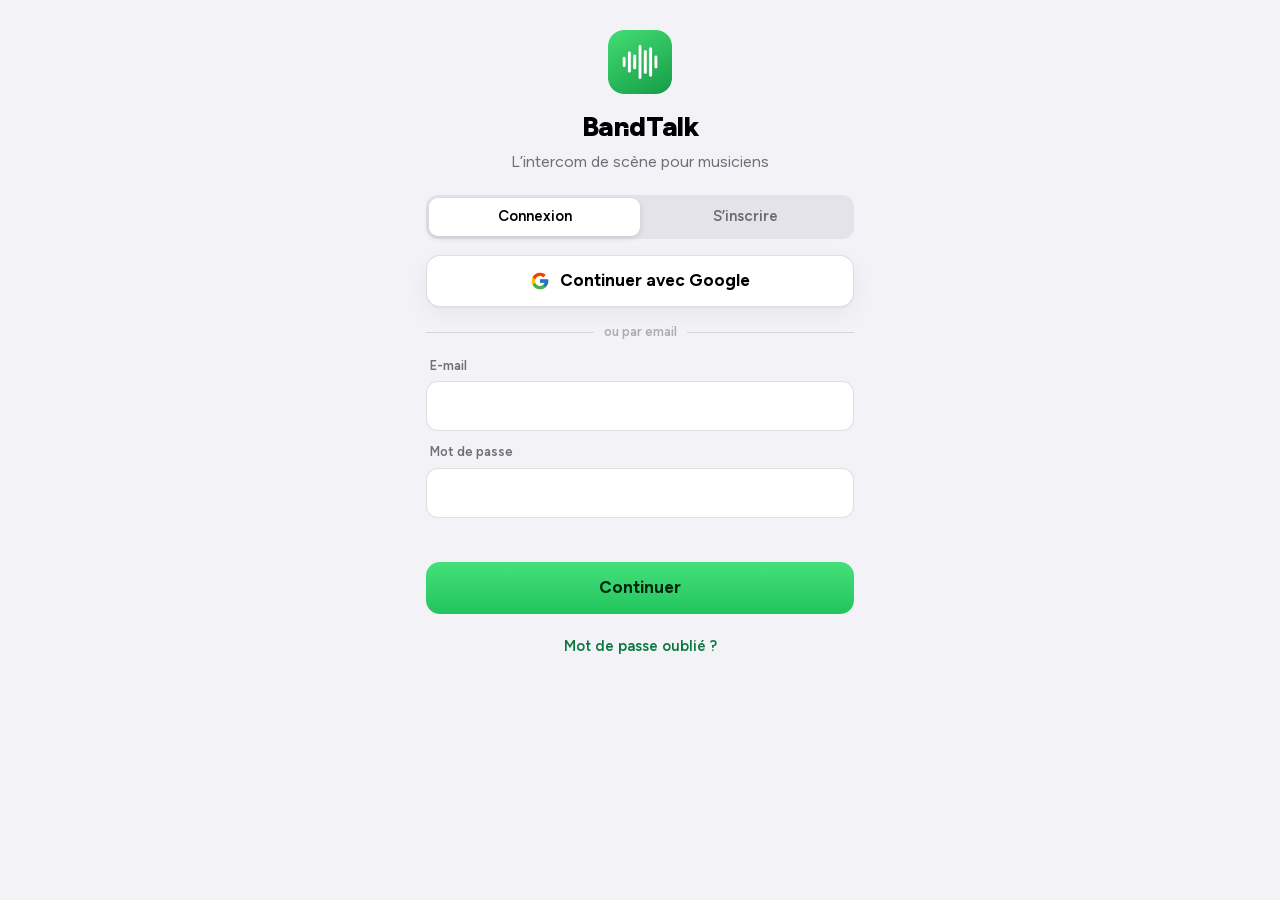
<file: app/index.html>
<!doctype html>
<html lang="fr">
<head>
  <meta charset="utf-8">
  <meta name="viewport" content="width=device-width, initial-scale=1, viewport-fit=cover">
  <title>BandTalk</title>
  <meta name="description" content="BandTalk sur iPhone : l’intercom de scène pour musiciens, par Internet (4G, 5G ou Wi-Fi).">
  <meta name="theme-color" content="#000000">
  <meta name="apple-mobile-web-app-capable" content="yes">
  <meta name="mobile-web-app-capable" content="yes">
  <meta name="apple-mobile-web-app-status-bar-style" content="black-translucent">
  <meta name="apple-mobile-web-app-title" content="BandTalk">
  <meta name="format-detection" content="telephone=no">
  <link rel="apple-touch-icon" href="icones/icone-180.png">
  <link rel="icon" type="image/png" sizes="192x192" href="icones/icone-192.png">
  <link rel="manifest" href="manifest.webmanifest">
  <link rel="stylesheet" href="app.css">
  <script>
    // Thème mémorisé appliqué avant l'affichage (évite un clignotement).
    try {
      var t = JSON.parse(localStorage.getItem('bt_reglages') || '{}').theme;
      if (t === 'light' || t === 'dark') document.documentElement.setAttribute('data-theme', t);
    } catch (e) { /* ignoré */ }
  </script>
  <script src="vendor/supabase-2.117.2.js" defer></script>
  <script src="vendor/qrcode-1.4.4.js" defer></script>
  <script type="module" src="js/app.js"></script>
</head>
<body>

<!-- ======================= DÉMARRAGE ======================= -->
<section class="screen center" id="s-boot">
  <img class="boot-logo" src="icones/icone-192.png" alt="" width="88" height="88">
  <p class="boot-name">BandTalk</p>
  <p class="soft" id="boot-msg">Chargement…</p>
</section>

<!-- ======================= INSTALLER SUR L'IPHONE ======================= -->
<section class="screen" id="s-install" hidden>
  <div class="page narrow">
    <div class="install-head">
      <img src="icones/icone-192.png" alt="" width="72" height="72">
      <h1>Installez BandTalk<br>sur votre iPhone</h1>
      <p class="soft">Gratuit, sans App Store. BandTalk apparaît sur l’écran d’accueil comme une vraie appli.</p>
    </div>
    <ol class="steps">
      <li><span class="step-n">1</span><div>Touchez <b>Partager</b> <span class="ico-share" aria-hidden="true"></span> en bas de Safari.</div></li>
      <li><span class="step-n">2</span><div>Faites défiler et touchez <b>Sur l’écran d’accueil</b> <span class="ico-plus" aria-hidden="true">+</span>.</div></li>
      <li><span class="step-n">3</span><div>Touchez <b>Ajouter</b>, puis ouvrez <b>BandTalk</b> depuis l’écran d’accueil.</div></li>
    </ol>
    <p class="note" id="install-not-safari" hidden>Sur iPhone, l’installation se fait avec <b>Safari</b>. Copiez ce lien et ouvrez-le dans Safari.</p>
    <button class="btn btn-ghost" type="button" id="install-continue">Continuer sans installer</button>
  </div>
</section>

<!-- ======================= CONNEXION ======================= -->
<section class="screen" id="s-auth" hidden>
  <div class="page narrow">
    <div class="auth-head">
      <img src="icones/icone-192.png" alt="" width="64" height="64">
      <h1>BandTalk</h1>
      <p class="soft">L’intercom de scène pour musiciens</p>
    </div>
    <div class="seg" role="tablist" id="auth-seg">
      <button type="button" role="tab" data-mode="login" aria-selected="true">Connexion</button>
      <button type="button" role="tab" data-mode="signup" aria-selected="false">S’inscrire</button>
    </div>
    <button class="btn btn-google" type="button" id="auth-google">
      <svg viewBox="0 0 48 48" width="20" height="20" aria-hidden="true"><path fill="#FFC107" d="M43.6 20.5H42V20H24v8h11.3C33.7 32.7 29.2 36 24 36c-6.6 0-12-5.4-12-12s5.4-12 12-12c3.1 0 5.8 1.2 7.9 3.1l5.7-5.7C34 6.1 29.3 4 24 4 12.9 4 4 12.9 4 24s8.9 20 20 20 20-8.9 20-20c0-1.3-.1-2.4-.4-3.5z"/><path fill="#FF3D00" d="m6.3 14.7 6.6 4.8C14.7 15.1 19 12 24 12c3.1 0 5.8 1.2 7.9 3.1l5.7-5.7C34 6.1 29.3 4 24 4 16.3 4 9.7 8.3 6.3 14.7z"/><path fill="#4CAF50" d="M24 44c5.2 0 9.9-2 13.4-5.2l-6.2-5.2C29.2 35.1 26.7 36 24 36c-5.2 0-9.6-3.3-11.3-8l-6.5 5C9.5 39.6 16.2 44 24 44z"/><path fill="#1976D2" d="M43.6 20.5H42V20H24v8h11.3c-.8 2.2-2.2 4.2-4.1 5.6l6.2 5.2C37 39.2 44 34 44 24c0-1.3-.1-2.4-.4-3.5z"/></svg>
      Continuer avec Google
    </button>
    <div class="or"><span>ou par email</span></div>
    <form id="auth-form" novalidate>
      <div class="signup-only" hidden>
        <label class="field"><span>Nom de scène</span><input name="name" autocomplete="nickname" maxlength="40"></label>
        <label class="field"><span>Numéro Wave (pour reconnaître vos paiements)</span><input name="phone" type="tel" inputmode="tel" autocomplete="tel" placeholder="+225 07 00 00 00 00"></label>
      </div>
      <label class="field"><span>E-mail</span><input name="email" type="email" inputmode="email" autocomplete="email" autocapitalize="off" required></label>
      <label class="field"><span>Mot de passe</span><input name="password" type="password" autocomplete="current-password" minlength="6" required></label>
      <p class="form-msg" id="auth-msg" role="status"></p>
      <button class="btn btn-primary" type="submit" id="auth-submit">Continuer</button>
      <button class="btn btn-link" type="button" id="auth-forgot">Mot de passe oublié ?</button>
    </form>
  </div>
</section>

<!-- ======================= NOUVEAU MOT DE PASSE ======================= -->
<section class="screen" id="s-newpass" hidden>
  <div class="page narrow">
    <div class="auth-head">
      <img src="icones/icone-192.png" alt="" width="64" height="64">
      <h1>Nouveau mot de passe</h1>
      <p class="soft">Choisissez votre nouveau mot de passe BandTalk.</p>
    </div>
    <form id="newpass-form" novalidate>
      <label class="field"><span>Nouveau mot de passe</span><input name="password" type="password" autocomplete="new-password" minlength="6" required></label>
      <p class="form-msg" id="newpass-msg" role="status"></p>
      <button class="btn btn-primary" type="submit">Enregistrer</button>
    </form>
  </div>
</section>

<!-- ======================= APPLI (onglets) ======================= -->
<section class="screen" id="s-main" hidden>
  <div class="tabs-content">
    <div class="tab-pane page" id="tab-accueil" role="tabpanel"></div>
    <div class="tab-pane page" id="tab-compte" role="tabpanel" hidden></div>
    <div class="tab-pane page" id="tab-reglages" role="tabpanel" hidden></div>
  </div>
  <nav class="tabbar" aria-label="Onglets">
    <button type="button" data-tab="accueil" aria-current="page">
      <svg viewBox="0 0 24 24" aria-hidden="true"><path d="M3 10.5 12 3l9 7.5V20a1 1 0 0 1-1 1h-5v-6H9v6H4a1 1 0 0 1-1-1z"/></svg>Accueil
    </button>
    <button type="button" data-tab="compte">
      <svg viewBox="0 0 24 24" aria-hidden="true"><circle cx="12" cy="8" r="4"/><path d="M4 21c0-4.4 3.6-7 8-7s8 2.6 8 7z"/></svg>Compte
    </button>
    <button type="button" data-tab="reglages">
      <svg viewBox="0 0 24 24" aria-hidden="true"><path d="M19.4 13a7.5 7.5 0 0 0 0-2l2.1-1.6-2-3.5-2.5 1a7.4 7.4 0 0 0-1.7-1L15 3h-4l-.4 2.9a7.4 7.4 0 0 0-1.7 1l-2.5-1-2 3.5L6.6 11a7.5 7.5 0 0 0 0 2l-2.1 1.6 2 3.5 2.5-1a7.4 7.4 0 0 0 1.7 1L11 21h4l.4-2.9a7.4 7.4 0 0 0 1.7-1l2.5 1 2-3.5zM13 15.5a3.5 3.5 0 1 1 0-7 3.5 3.5 0 0 1 0 7z"/></svg>Réglages
    </button>
  </nav>
</section>

<!-- ======================= LIVE ======================= -->
<section class="screen" id="s-live" hidden>
  <header class="live-top">
    <button class="pill pill-red" type="button" id="live-leave">Quitter</button>
    <div class="live-title">
      <strong id="live-name">Session</strong>
      <span id="live-status"><i class="dot"></i><span id="live-status-text">Connexion…</span></span>
    </div>
    <button class="pill" type="button" id="live-invite">Inviter</button>
  </header>
  <div class="live-scroll">
    <p class="live-tip" id="live-tip">Gardez BandTalk à l’écran pendant le concert : si l’iPhone se verrouille ou si vous changez d’appli, iOS coupe le micro.</p>

    <h2 class="sec-title">Parler à</h2>
    <div class="chips" id="live-groups"></div>

    <h2 class="sec-title">Dans la session <span class="count" id="live-count"></span></h2>
    <div class="peers" id="live-peers"></div>
    <p class="empty" id="live-empty">En attente des musiciens… Touchez <b>Inviter</b> pour partager le code.</p>

    <h2 class="sec-title">Signaux</h2>
    <div class="seg seg-small" id="cue-scope">
      <button type="button" data-scope="all" aria-selected="true">Tout le groupe</button>
      <button type="button" data-scope="group" aria-selected="false">Ma section</button>
    </div>
    <div class="cues" id="live-cues"></div>
    <button class="btn btn-ghost" type="button" id="live-countin">Décompte 1 · 2 · 3 · 4</button>

    <h2 class="sec-title">Métronome partagé</h2>
    <div class="card metro">
      <div class="metro-top">
        <div>
          <div class="metro-bpm"><span id="metro-bpm">120</span><small>BPM</small></div>
          <div class="soft" id="metro-tempo">Moderato</div>
        </div>
        <div class="beats" id="metro-beats"><i></i><i></i><i></i><i></i></div>
      </div>
      <div class="metro-row">
        <button class="round" type="button" id="metro-minus" aria-label="Moins vite">−</button>
        <input type="range" min="30" max="260" step="1" id="metro-slider" aria-label="Tempo">
        <button class="round" type="button" id="metro-plus" aria-label="Plus vite">+</button>
      </div>
      <div class="metro-row">
        <button class="btn btn-ghost btn-half" type="button" id="metro-tap">Tap</button>
        <button class="btn btn-primary btn-half" type="button" id="metro-toggle">Démarrer</button>
      </div>
      <label class="slider-line"><span>Volume du clic</span><input type="range" min="0" max="1" step="0.05" id="metro-volume"></label>
    </div>
    <div class="live-space"></div>
  </div>

  <footer class="dock">
    <div class="meter"><i id="live-meter"></i></div>
    <button class="ptt" type="button" id="ptt">
      <span class="ptt-label" id="ptt-label">MAINTENIR</span>
      <span class="ptt-sub" id="ptt-sub">pour parler</span>
    </button>
    <div class="dock-row">
      <button class="toggle" type="button" id="dock-handsfree" aria-pressed="false">Mains libres</button>
      <button class="toggle" type="button" id="dock-mute" aria-pressed="false">Couper micro</button>
      <button class="toggle" type="button" id="dock-speaker" aria-pressed="false">Écouteurs</button>
    </div>
  </footer>
</section>

<!-- ======================= PLEIN ÉCRAN SIGNAL ======================= -->
<div class="cue-overlay" id="cue-overlay" hidden>
  <div class="cue-box">
    <div class="cue-icon" id="cue-icon"></div>
    <div class="cue-label" id="cue-label"></div>
    <div class="cue-from" id="cue-from"></div>
    <div class="cue-count" id="cue-count"></div>
    <div class="cue-hint">Touchez pour fermer</div>
  </div>
</div>

<!-- ======================= FEUILLE (création, invitation, scanner…) ======================= -->
<div class="sheet-backdrop" id="sheet-backdrop" hidden></div>
<div class="sheet" id="sheet" role="dialog" aria-modal="true" hidden>
  <div class="sheet-grip"></div>
  <div class="sheet-body" id="sheet-body"></div>
</div>

<!-- ======================= BLOCAGE ======================= -->
<section class="screen center" id="s-blocked" hidden>
  <div class="page narrow center-text">
    <h1>BandTalk est suspendu</h1>
    <p class="soft" id="blocked-text">L’administrateur de BandTalk a désactivé l’appli pour ce compte.</p>
    <a class="btn btn-primary" id="blocked-whatsapp" target="_blank" rel="noopener">Contacter BandTalk sur WhatsApp</a>
  </div>
</section>

<div class="busy" id="busy" hidden><div class="spinner"></div><p id="busy-text">Connexion…</p></div>
<button class="autoplay" type="button" id="autoplay" hidden>Touchez pour activer le son</button>
<div class="toast" id="toast" role="status" aria-live="polite" hidden></div>

</body>
</html>
</file>
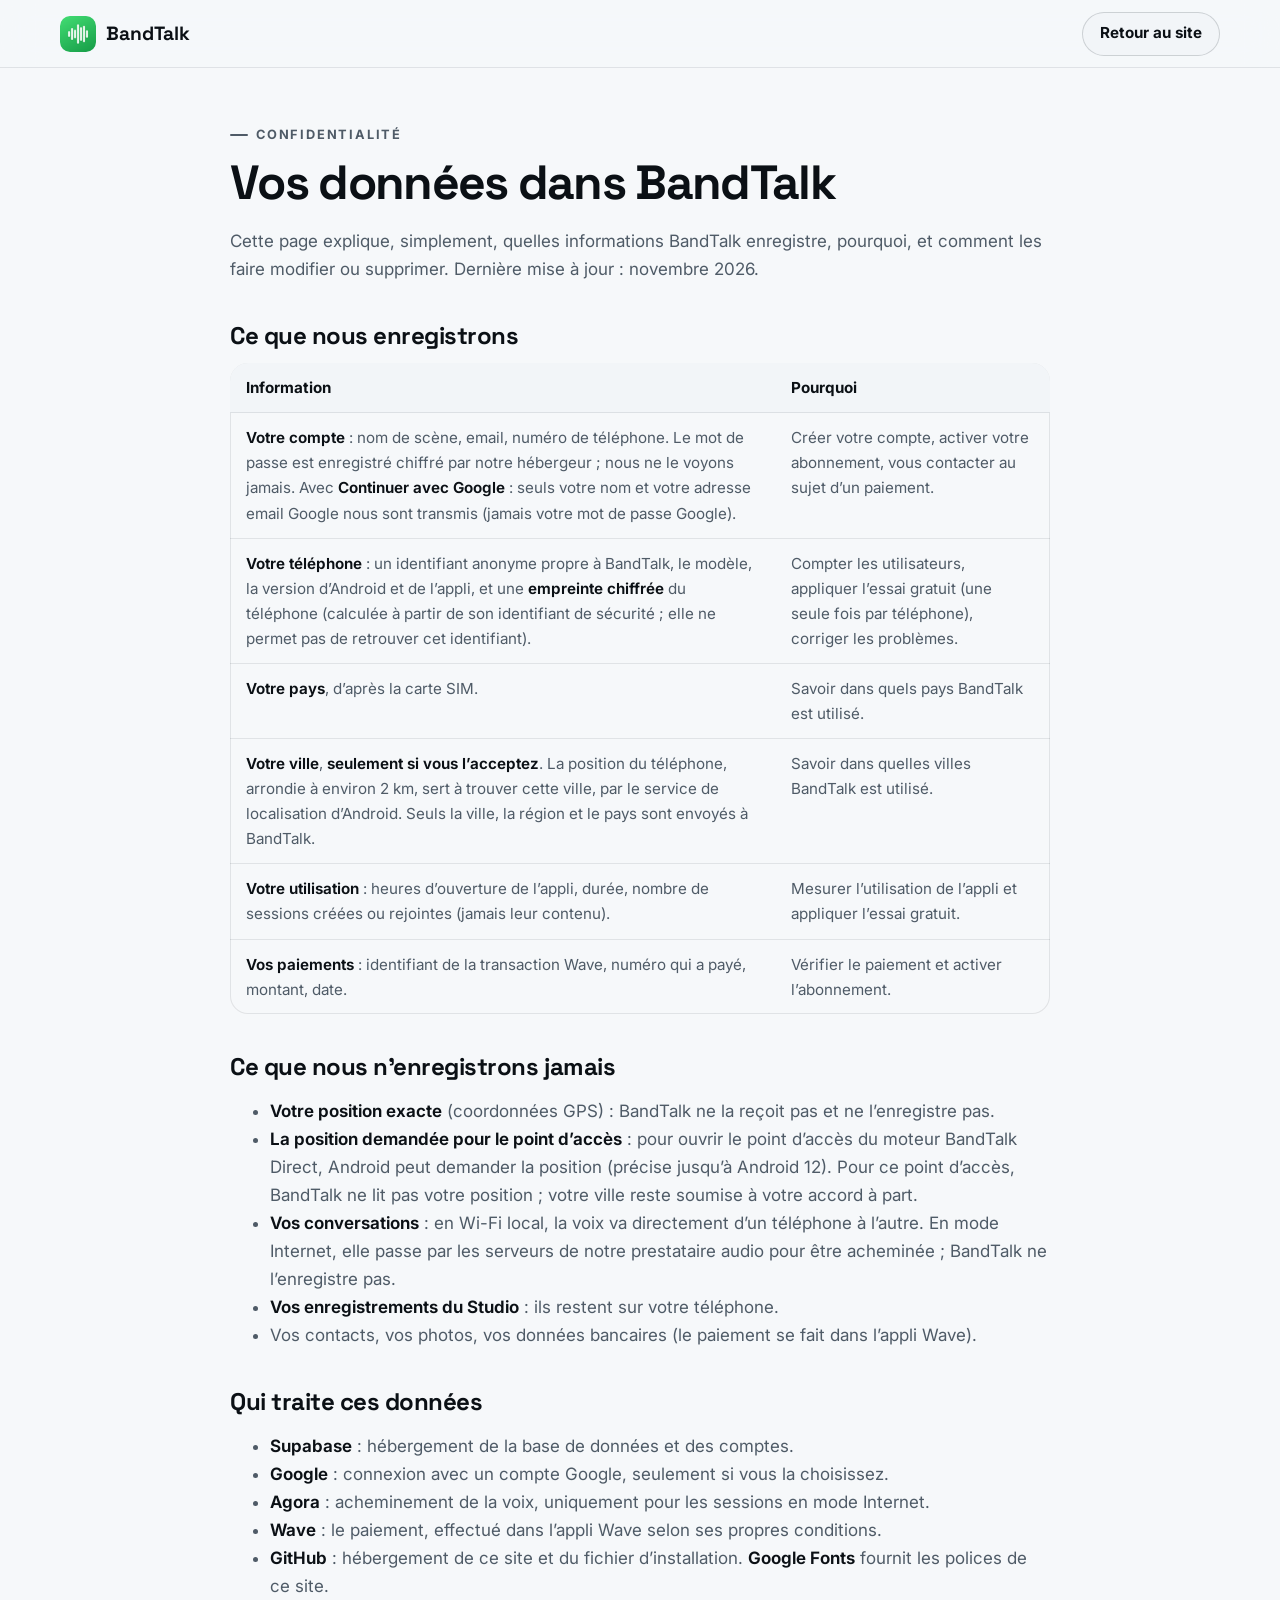
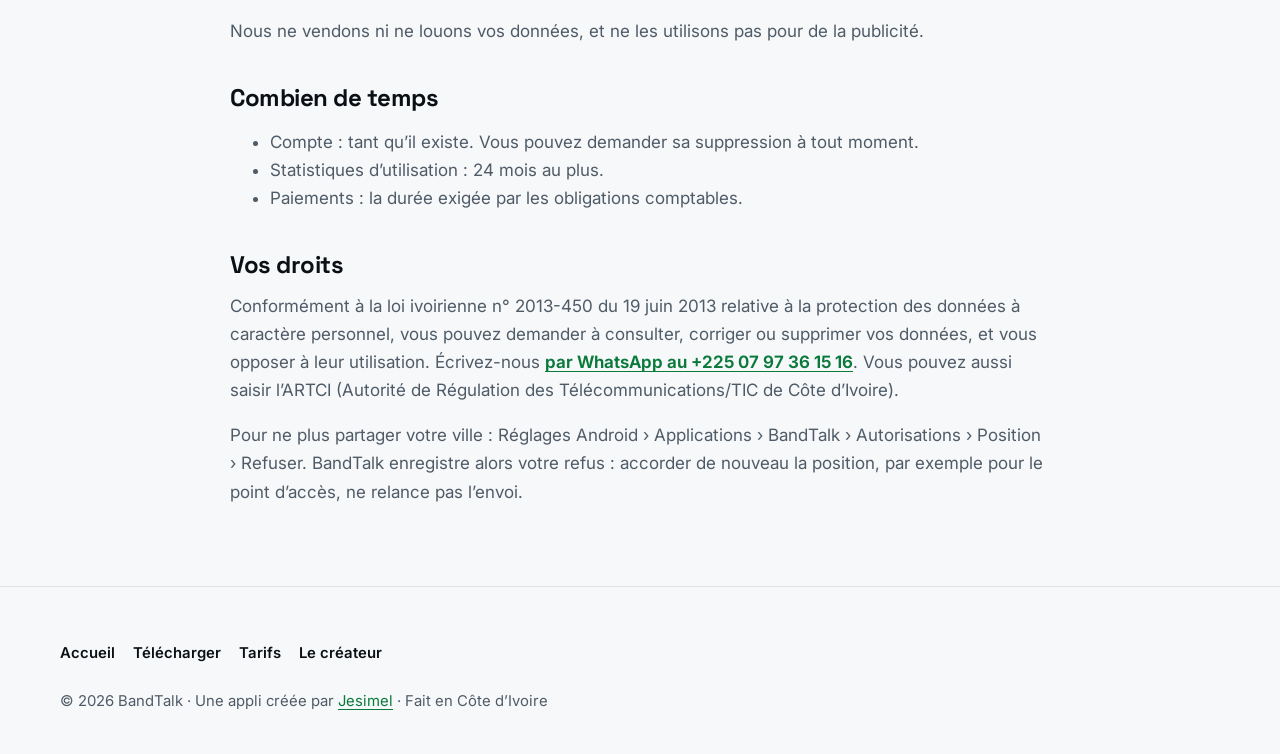
<file: confidentialite.html>
<!doctype html>
<html lang="fr">
<head>
  <meta charset="utf-8">
  <meta name="viewport" content="width=device-width, initial-scale=1">
  <title>Confidentialité — BandTalk</title>
  <meta name="description" content="Confidentialité de BandTalk, l’appli de Jesimel : quelles données sont collectées, pourquoi, et comment exercer vos droits.">
  <meta name="author" content="Jesimel">
  <link rel="canonical" href="https://jesimel9.github.io/bandtalk/confidentialite.html">
  <meta name="theme-color" content="#06080b">
  <link rel="icon" type="image/png" sizes="192x192" href="assets/icone-192.png">
  <link rel="apple-touch-icon" href="assets/icone-180.png">
  <link rel="preconnect" href="https://fonts.googleapis.com">
  <link rel="preconnect" href="https://fonts.gstatic.com" crossorigin>
  <link href="https://fonts.googleapis.com/css2?family=Inter:wght@400;500;600;700;800&family=Space+Grotesk:wght@600;700&display=swap" rel="stylesheet">
  <script>
    (function (r) { try { var t = localStorage.getItem('bt-theme'); if (t) r.setAttribute('data-theme', t); } catch (e) { /* ignoré */ } })(document.documentElement);
  </script>
  <link rel="stylesheet" href="assets/style.css">
  <script src="assets/config.js"></script>
</head>
<body>

<header class="top">
  <div class="wrap">
    <a class="brand" href="index.html">
      <img class="logo" src="assets/icone-192.png" alt="" width="34" height="34">
      BandTalk
    </a>
    <a class="btn btn-ghost btn-sm" href="index.html">Retour au site</a>
  </div>
</header>

<main class="wrap doc">
  <p class="eyebrow">Confidentialité</p>
  <h1>Vos données dans BandTalk</h1>
  <p>Cette page explique, simplement, quelles informations BandTalk enregistre, pourquoi, et comment les faire modifier ou supprimer. Dernière mise à jour : novembre 2026.</p>

  <h2>Ce que nous enregistrons</h2>
  <div class="table-scroll">
    <table>
      <thead><tr><th>Information</th><th>Pourquoi</th></tr></thead>
      <tbody>
        <tr><td><b>Votre compte</b> : nom de scène, email, numéro de téléphone. Le mot de passe est enregistré chiffré par notre hébergeur ; nous ne le voyons jamais. Avec <b>Continuer avec Google</b> : seuls votre nom et votre adresse email Google nous sont transmis (jamais votre mot de passe Google).</td><td>Créer votre compte, activer votre abonnement, vous contacter au sujet d’un paiement.</td></tr>
        <tr><td><b>Votre téléphone</b> : un identifiant anonyme propre à BandTalk, le modèle, la version d’Android et de l’appli, et une <b>empreinte chiffrée</b> du téléphone (calculée à partir de son identifiant de sécurité ; elle ne permet pas de retrouver cet identifiant).</td><td>Compter les utilisateurs, appliquer l’essai gratuit (une seule fois par téléphone), corriger les problèmes.</td></tr>
        <tr><td><b>Votre pays</b>, d’après la carte SIM.</td><td>Savoir dans quels pays BandTalk est utilisé.</td></tr>
        <tr><td><b>Votre ville</b>, <b>seulement si vous l’acceptez</b>. La position du téléphone, arrondie à environ 2 km, sert à trouver cette ville, par le service de localisation d’Android. Seuls la ville, la région et le pays sont envoyés à BandTalk.</td><td>Savoir dans quelles villes BandTalk est utilisé.</td></tr>
        <tr><td><b>Votre utilisation</b> : heures d’ouverture de l’appli, durée, nombre de sessions créées ou rejointes (jamais leur contenu).</td><td>Mesurer l’utilisation de l’appli et appliquer l’essai gratuit.</td></tr>
        <tr><td><b>Vos paiements</b> : identifiant de la transaction Wave, numéro qui a payé, montant, date.</td><td>Vérifier le paiement et activer l’abonnement.</td></tr>
      </tbody>
    </table>
  </div>

  <h2>Ce que nous n’enregistrons jamais</h2>
  <ul>
    <li><b>Votre position exacte</b> (coordonnées GPS) : BandTalk ne la reçoit pas et ne l’enregistre pas.</li>
    <li><b>La position demandée pour le point d’accès</b> : pour ouvrir le point d’accès du moteur BandTalk Direct, Android peut demander la position (précise jusqu’à Android 12). Pour ce point d’accès, BandTalk ne lit pas votre position ; votre ville reste soumise à votre accord à part.</li>
    <li><b>Vos conversations</b> : en Wi-Fi local, la voix va directement d’un téléphone à l’autre. En mode Internet, elle passe par les serveurs de notre prestataire audio pour être acheminée ; BandTalk ne l’enregistre pas.</li>
    <li><b>Vos enregistrements du Studio</b> : ils restent sur votre téléphone.</li>
    <li>Vos contacts, vos photos, vos données bancaires (le paiement se fait dans l’appli Wave).</li>
  </ul>

  <h2>Qui traite ces données</h2>
  <ul>
    <li><b>Supabase</b> : hébergement de la base de données et des comptes.</li>
    <li><b>Google</b> : connexion avec un compte Google, seulement si vous la choisissez.</li>
    <li><b>Agora</b> : acheminement de la voix, uniquement pour les sessions en mode Internet.</li>
    <li><b>Wave</b> : le paiement, effectué dans l’appli Wave selon ses propres conditions.</li>
    <li><b>GitHub</b> : hébergement de ce site et du fichier d’installation. <b>Google Fonts</b> fournit les polices de ce site.</li>
  </ul>
  <p>Nous ne vendons ni ne louons vos données, et ne les utilisons pas pour de la publicité.</p>

  <h2>Combien de temps</h2>
  <ul>
    <li>Compte : tant qu’il existe. Vous pouvez demander sa suppression à tout moment.</li>
    <li>Statistiques d’utilisation : 24 mois au plus.</li>
    <li>Paiements : la durée exigée par les obligations comptables.</li>
  </ul>

  <h2>Vos droits</h2>
  <p>Conformément à la loi ivoirienne n° 2013-450 du 19 juin 2013 relative à la protection des données à caractère personnel, vous pouvez demander à consulter, corriger ou supprimer vos données, et vous opposer à leur utilisation. Écrivez-nous <b data-bt="contact">par WhatsApp au +225 07 97 36 15 16</b>. Vous pouvez aussi saisir l’ARTCI (Autorité de Régulation des Télécommunications/TIC de Côte d’Ivoire).</p>
  <p>Pour ne plus partager votre ville : Réglages Android › Applications › BandTalk › Autorisations › Position › Refuser. BandTalk enregistre alors votre refus : accorder de nouveau la position, par exemple pour le point d’accès, ne relance pas l’envoi.</p>
</main>

<footer>
  <div class="wrap">
    <nav aria-label="Liens">
      <a href="index.html">Accueil</a>
      <a href="index.html#telecharger">Télécharger</a>
      <a href="index.html#tarifs">Tarifs</a>
      <a href="index.html#createur">Le créateur</a>
    </nav>
    <p>© <span id="year">2026</span> BandTalk · Une appli créée par <a href="index.html#createur">Jesimel</a> · Fait en Côte d’Ivoire</p>
  </div>
</footer>

<script>
  (function () {
    var c = window.BANDTALK || {};
    var el = document.querySelector('[data-bt="contact"]');
    if (el && c.contactEmail) el.textContent = 'à ' + c.contactEmail;
    else if (el && c.contactWhatsapp) {
      var a = document.createElement('a');
      a.href = 'https://wa.me/' + c.contactWhatsapp.replace(/\D/g, '');
      a.textContent = 'par WhatsApp au ' + c.contactWhatsapp.replace(/^\+(\d{3})(\d{2})(\d{2})(\d{2})(\d{2})(\d{2})$/, '+$1 $2 $3 $4 $5 $6');
      el.textContent = ''; el.appendChild(a);
    }
    var y = document.getElementById('year');
    if (y) y.textContent = new Date().getFullYear();
    try { var t = localStorage.getItem('bt-theme'); if (t) document.documentElement.setAttribute('data-theme', t); } catch (e) {}
  })();
</script>
</body>
</html>
</file>
<file: assets/style.css>
/* BandTalk — site de présentation.
   Mobile d'abord. Mode nuit par défaut (ambiance scène), mode jour automatique ou au choix.
   Titres : Space Grotesk · Texte : Inter. */

:root {
  --bg: #06080b;
  --bg-2: #0b1015;
  --surface: #10161d;
  --surface-2: #161e27;
  --surface-3: #1d2732;
  --line: rgba(255, 255, 255, 0.08);
  --line-2: rgba(255, 255, 255, 0.14);
  --text: #f2f5f7;
  --muted: #a1adb9;
  --brand: #30d158;
  --brand-text: #4ae276;
  --brand-deep: #149242;
  --on-brand: #03200d;
  --blue: #0a84ff;
  --blue-text: #5aaeff;
  --amber: #ffb340;
  --violet: #bf5af2;
  --violet-text: #cf8af6;
  --red: #ff453a;
  --glow: rgba(48, 209, 88, 0.35);
  --shadow: 0 24px 60px rgba(0, 0, 0, 0.5);
  --shadow-sm: 0 8px 24px rgba(0, 0, 0, 0.35);
  --radius: 24px;
  --wrap: 1160px;
  --head: 68px;
  color-scheme: dark;
}

@media (prefers-color-scheme: light) {
  :root:not([data-theme="dark"]) {
    --bg: #f6f8fa;
    --bg-2: #edf1f5;
    --surface: #ffffff;
    --surface-2: #f2f5f8;
    --surface-3: #e5ebf1;
    --line: rgba(10, 20, 30, 0.09);
    --line-2: rgba(10, 20, 30, 0.16);
    --text: #0b1015;
    --muted: #4f5b67;
    --brand-text: #0a7a3b;
    --blue-text: #0062cc;
    --violet-text: #8a3bbe;
    --glow: rgba(48, 209, 88, 0.25);
    --shadow: 0 20px 50px rgba(20, 40, 60, 0.14);
    --shadow-sm: 0 6px 18px rgba(20, 40, 60, 0.1);
    color-scheme: light;
  }
}

:root[data-theme="light"] {
  --bg: #f6f8fa;
  --bg-2: #edf1f5;
  --surface: #ffffff;
  --surface-2: #f2f5f8;
  --surface-3: #e5ebf1;
  --line: rgba(10, 20, 30, 0.09);
  --line-2: rgba(10, 20, 30, 0.16);
  --text: #0b1015;
  --muted: #4f5b67;
  --brand-text: #0a7a3b;
  --blue-text: #0062cc;
  --violet-text: #8a3bbe;
  --glow: rgba(48, 209, 88, 0.25);
  --shadow: 0 20px 50px rgba(20, 40, 60, 0.14);
  --shadow-sm: 0 6px 18px rgba(20, 40, 60, 0.1);
  color-scheme: light;
}

/* ------------------------------------------------------------------ base */
* { box-sizing: border-box; }
html { scroll-behavior: smooth; scroll-padding-top: calc(var(--head) + 12px); -webkit-text-size-adjust: 100%; }
body {
  margin: 0;
  background: var(--bg);
  color: var(--text);
  font: 400 17px/1.65 Inter, system-ui, -apple-system, "Segoe UI", Roboto, sans-serif;
  overflow-x: hidden;
  -webkit-font-smoothing: antialiased;
}
img { max-width: 100%; display: block; }
a { color: var(--brand-text); text-underline-offset: 3px; }
a:hover { text-decoration-thickness: 2px; }
b, strong { font-weight: 650; }
h1, h2, h3, h4 { font-family: "Space Grotesk", Inter, system-ui, sans-serif; line-height: 1.08; margin: 0; letter-spacing: -0.02em; }
h1 { font-size: clamp(2.5rem, 7vw, 4.6rem); font-weight: 700; letter-spacing: -0.035em; }
h2 { font-size: clamp(1.9rem, 4.4vw, 3rem); font-weight: 700; }
h3 { font-size: 1.22rem; font-weight: 700; line-height: 1.25; }
p { margin: 0 0 1em; }
p:last-child { margin-bottom: 0; }
:focus-visible { outline: 3px solid var(--brand); outline-offset: 3px; border-radius: 8px; }
.skip { position: absolute; left: -999px; top: 8px; z-index: 100; background: var(--brand); color: var(--on-brand); padding: 10px 16px; border-radius: 12px; font-weight: 700; }
.skip:focus { left: 12px; }
.wrap { width: min(var(--wrap), 100% - 32px); margin-inline: auto; }
section { padding: clamp(64px, 10vw, 112px) 0; position: relative; }
.muted { color: var(--muted); }
.eyebrow {
  display: inline-flex; align-items: center; gap: 8px;
  font: 700 0.8rem/1 Inter, sans-serif; letter-spacing: 0.14em; text-transform: uppercase;
  color: var(--brand-text); margin: 0 0 16px;
}
.eyebrow::before { content: ""; width: 18px; height: 2px; border-radius: 2px; background: currentColor; }
.section-head { max-width: 760px; margin-bottom: clamp(32px, 5vw, 56px); }
.section-head h2 { margin-bottom: 16px; }
.section-head p { font-size: 1.08rem; }
.grad { background: linear-gradient(100deg, #30d158 10%, #8ef5ad 55%, #ffb340); -webkit-background-clip: text; background-clip: text; color: transparent; }

/* ------------------------------------------------------------------ boutons */
.btn {
  display: inline-flex; align-items: center; justify-content: center; gap: 10px;
  min-height: 52px; padding: 0 24px; border-radius: 999px; border: 0;
  font: 700 1rem/1.1 Inter, sans-serif; text-decoration: none; cursor: pointer; text-align: center;
  transition: transform 180ms ease, box-shadow 180ms ease, background-color 180ms ease, color 180ms ease;
}
.btn svg { width: 20px; height: 20px; flex: none; }
.btn-primary { background: linear-gradient(180deg, #45e07a, #30d158 60%, #22b84d); color: var(--on-brand); box-shadow: 0 10px 30px var(--glow), inset 0 1px 0 rgba(255, 255, 255, 0.35); }
.btn-primary:hover { transform: translateY(-2px); box-shadow: 0 14px 38px var(--glow), inset 0 1px 0 rgba(255, 255, 255, 0.35); }
.btn-ghost { background: var(--surface-2); color: var(--text); box-shadow: inset 0 0 0 1px var(--line-2); }
.btn-ghost:hover { background: var(--surface-3); }
.btn-sm { min-height: 44px; padding: 0 18px; font-size: 0.95rem; }
.btn[aria-disabled="true"] { pointer-events: none; }
.icon-btn {
  display: inline-grid; place-items: center; width: 44px; height: 44px; border-radius: 50%; flex: none;
  background: var(--surface-2); color: var(--text); border: 0; cursor: pointer;
  box-shadow: inset 0 0 0 1px var(--line); transition: background-color 180ms ease;
}
.icon-btn:hover { background: var(--surface-3); }
.icon-btn svg { width: 20px; height: 20px; }
.icon-btn .moon { display: none; }
:root[data-theme="light"] .icon-btn .sun { display: none; }
:root[data-theme="light"] .icon-btn .moon { display: block; }
@media (prefers-color-scheme: light) {
  :root:not([data-theme="dark"]) .icon-btn .sun { display: none; }
  :root:not([data-theme="dark"]) .icon-btn .moon { display: block; }
}

/* ------------------------------------------------------------------ en-tête */
.top {
  position: sticky; top: 0; z-index: 50; height: var(--head);
  background: color-mix(in srgb, var(--bg) 80%, transparent);
  backdrop-filter: saturate(160%) blur(16px); -webkit-backdrop-filter: saturate(160%) blur(16px);
  border-bottom: 1px solid var(--line);
}
.top .wrap { height: 100%; display: flex; align-items: center; gap: 10px; }
.brand { display: inline-flex; align-items: center; gap: 10px; font: 700 1.2rem/1 "Space Grotesk", sans-serif; color: var(--text); text-decoration: none; margin-right: auto; }
.brand .logo { width: 36px; height: 36px; border-radius: 10px; }
.nav { display: none; gap: 2px; }
.nav a { color: var(--muted); text-decoration: none; font-weight: 600; font-size: 0.95rem; padding: 10px 12px; border-radius: 999px; transition: color 150ms ease, background-color 150ms ease; }
.nav a:hover { color: var(--text); background: var(--surface-2); }
.top .btn-primary.btn-sm { display: none; }
@media (min-width: 1020px) { .nav { display: flex; } }
@media (min-width: 560px) { .top .btn-primary.btn-sm { display: inline-flex; } }

/* ------------------------------------------------------------------ héros */
.hero { padding: clamp(40px, 7vw, 88px) 0 clamp(56px, 8vw, 96px); overflow: hidden; isolation: isolate; color: #f2f5f7; background: #06080b; }
.hero-bg { position: absolute; inset: 0; z-index: -2; margin: 0; }
.hero-bg img { width: 100%; height: 100%; object-fit: cover; object-position: center 35%; }
.hero::before {
  content: ""; position: absolute; inset: 0; z-index: -1;
  background:
    radial-gradient(60% 50% at 80% 20%, rgba(48, 209, 88, 0.18), transparent 70%),
    linear-gradient(180deg, rgba(6, 8, 11, 0.3) 0%, rgba(6, 8, 11, 0.55) 55%, #06080b 100%),
    linear-gradient(90deg, rgba(6, 8, 11, 0.88) 0%, rgba(6, 8, 11, 0.25) 100%);
}
.hero .eyebrow { color: #6ff094; }
.hero .wrap { display: grid; gap: 48px; align-items: center; }
.hero h1 { margin-bottom: 22px; }
.lead { font-size: clamp(1.08rem, 2.2vw, 1.28rem); max-width: 600px; margin-bottom: 30px; color: #cfd7df; }
.cta { display: flex; flex-wrap: wrap; gap: 12px; margin-bottom: 28px; }
.hero .btn-ghost { background: rgba(255, 255, 255, 0.1); color: #fff; box-shadow: inset 0 0 0 1px rgba(255, 255, 255, 0.24); }
.hero .btn-ghost:hover { background: rgba(255, 255, 255, 0.18); }
.facts { display: flex; flex-wrap: wrap; gap: 10px 22px; padding: 0; margin: 0; list-style: none; color: #cfd7df; font-size: 0.95rem; font-weight: 500; }
.facts li { display: inline-flex; align-items: center; gap: 8px; }
.facts svg { width: 18px; height: 18px; color: #6ff094; flex: none; }
.hero-visual { position: relative; display: grid; place-items: center; min-height: 540px; }
.hero-visual .phone { width: min(280px, 70vw); transform: rotate(-3deg); }
.hero-visual .phone.second { position: absolute; width: min(220px, 52vw); right: 0; bottom: 0; transform: rotate(6deg); }
.float-chip {
  position: absolute; z-index: 2; display: inline-flex; align-items: center; gap: 8px;
  padding: 10px 14px; border-radius: 999px; font-weight: 700; font-size: 0.9rem; color: #fff;
  background: rgba(16, 22, 29, 0.8); backdrop-filter: blur(10px); -webkit-backdrop-filter: blur(10px);
  box-shadow: 0 10px 30px rgba(0, 0, 0, 0.4), inset 0 0 0 1px rgba(255, 255, 255, 0.14);
}
.float-chip i { width: 9px; height: 9px; border-radius: 50%; background: #30d158; box-shadow: 0 0 10px #30d158; }
.float-chip.c1 { top: 6%; left: 0; }
.float-chip.c2 { top: 46%; left: -6%; }
.float-chip.c2 i { background: #0a84ff; box-shadow: 0 0 10px #0a84ff; }
.float-chip.c3 { bottom: 8%; left: 4%; }
.float-chip.c3 i { background: #ffb340; box-shadow: 0 0 10px #ffb340; }
.photo-note { position: absolute; right: 16px; bottom: 12px; margin: 0; font-size: 0.75rem; color: rgba(255, 255, 255, 0.72); }
@media (min-width: 960px) {
  .hero { min-height: calc(100vh - var(--head)); display: flex; align-items: center; }
  .hero > .wrap { grid-template-columns: 1.15fr 0.85fr; }
}
@media (max-width: 959px) { .float-chip.c2 { display: none; } }
@media (max-width: 640px) {
  .hero-visual { min-height: 0; padding: 30px 0 10px; }
  .hero-visual .phone.second { display: none; }
  .float-chip.c1 { left: -2px; }
  .float-chip.c3 { left: auto; right: -2px; }
}

/* ------------------------------------------------------------------ téléphone (capture d'écran) */
.phone {
  position: relative; aspect-ratio: 1080 / 2340; width: 100%;
  padding: 9px; border-radius: 42px; background: linear-gradient(145deg, #2f3842, #0c1014 60%);
  box-shadow: var(--shadow), inset 0 0 0 1px rgba(255, 255, 255, 0.14), 0 0 0 1px rgba(0, 0, 0, 0.55);
}
.phone img { width: 100%; height: 100%; object-fit: cover; border-radius: 34px; background: #0a0d11; }

/* ------------------------------------------------------------------ bandeau « pour qui » */
.who { padding: 26px 0; border-block: 1px solid var(--line); background: var(--bg-2); }
.who .wrap { display: flex; flex-wrap: wrap; gap: 10px 12px; align-items: center; justify-content: center; }
.who p { margin: 0 6px 0 0; font-weight: 700; color: var(--muted); font-size: 0.95rem; }
.pill { display: inline-flex; align-items: center; gap: 8px; padding: 9px 16px; border-radius: 999px; background: var(--surface); box-shadow: inset 0 0 0 1px var(--line); font-weight: 600; font-size: 0.95rem; }
.pill svg { width: 18px; height: 18px; color: var(--brand-text); flex: none; }

/* ------------------------------------------------------------------ fonctions */
.grid { display: grid; gap: 16px; }
@media (min-width: 640px) { .grid-3 { grid-template-columns: repeat(2, 1fr); } }
@media (min-width: 980px) { .grid-3 { grid-template-columns: repeat(3, 1fr); } }
.card {
  background: var(--surface); border-radius: var(--radius); padding: 26px;
  box-shadow: inset 0 0 0 1px var(--line); transition: transform 200ms ease, box-shadow 200ms ease;
}
.card:hover { transform: translateY(-3px); box-shadow: inset 0 0 0 1px var(--line-2), var(--shadow-sm); }
.card h3 { margin: 18px 0 8px; }
.card p { color: var(--muted); font-size: 0.98rem; }
.tile { width: 50px; height: 50px; border-radius: 15px; display: grid; place-items: center; color: #fff; flex: none; }
.tile svg { width: 26px; height: 26px; }
.g-green { background: linear-gradient(145deg, #43de74, #169c47); box-shadow: 0 8px 20px rgba(48, 209, 88, 0.28); }
.g-cyan { background: linear-gradient(145deg, #52d5ea, #0b90b2); box-shadow: 0 8px 20px rgba(11, 144, 178, 0.28); }
.g-blue { background: linear-gradient(145deg, #44a0ff, #0062de); box-shadow: 0 8px 20px rgba(0, 98, 222, 0.28); }
.g-orange { background: linear-gradient(145deg, #ffb443, #f07400); box-shadow: 0 8px 20px rgba(240, 116, 0, 0.28); }
.g-purple { background: linear-gradient(145deg, #cb7cf6, #8a3bbe); box-shadow: 0 8px 20px rgba(138, 59, 190, 0.28); }
.g-red { background: linear-gradient(145deg, #ff6b61, #dc2218); box-shadow: 0 8px 20px rgba(220, 34, 24, 0.28); }

/* ------------------------------------------------------------------ galerie de photos */
.gallery { display: grid; gap: 12px; grid-template-columns: repeat(2, 1fr); grid-auto-rows: 170px; grid-auto-flow: dense; }
.gallery figure { margin: 0; position: relative; border-radius: 20px; overflow: hidden; background: var(--surface-2); }
.gallery img { width: 100%; height: 100%; object-fit: cover; transition: transform 600ms ease; }
.gallery figure:hover img { transform: scale(1.04); }
.gallery figcaption {
  position: absolute; inset: auto 0 0 0; padding: 30px 14px 12px; color: #fff; font-weight: 600; font-size: 0.9rem;
  background: linear-gradient(180deg, transparent, rgba(0, 0, 0, 0.78));
}
.gallery .tall { grid-row: span 2; }
.gallery .wide { grid-column: span 2; }
.gallery .yours {
  display: flex; flex-direction: column; justify-content: center; gap: 10px; padding: 22px;
  background: repeating-linear-gradient(135deg, var(--surface) 0 14px, var(--surface-2) 14px 28px);
  box-shadow: inset 0 0 0 2px var(--line-2);
}
.gallery .yours p { margin: 0; color: var(--muted); font-size: 0.95rem; }
.gallery .yours strong { font: 700 1.15rem/1.2 "Space Grotesk", sans-serif; color: var(--text); }
.gallery .yours a { font-weight: 700; }
@media (min-width: 760px) { .gallery { grid-template-columns: repeat(4, 1fr); grid-auto-rows: 200px; } .gallery .wide-d { grid-column: span 2; } }
@media (max-width: 759px) { .gallery .tall-d { grid-row: auto; } }
.credit { margin-top: 16px; font-size: 0.85rem; color: var(--muted); }

/* ------------------------------------------------------------------ tutoriel (onglets) */
.tabs { display: flex; gap: 6px; padding: 6px; border-radius: 999px; background: var(--surface); box-shadow: inset 0 0 0 1px var(--line); width: fit-content; max-width: 100%; overflow-x: auto; margin-bottom: 32px; scrollbar-width: none; }
.tabs::-webkit-scrollbar { display: none; }
.tab {
  display: inline-flex; align-items: center; gap: 8px; min-height: 46px; padding: 0 18px; border: 0; border-radius: 999px;
  background: transparent; color: var(--muted); font: 700 0.98rem/1 Inter, sans-serif; cursor: pointer; white-space: nowrap;
  transition: background-color 180ms ease, color 180ms ease, box-shadow 180ms ease;
}
.tab svg { width: 18px; height: 18px; flex: none; }
.tab:hover { color: var(--text); }
.tab[aria-selected="true"] { background: #30d158; color: var(--on-brand); box-shadow: 0 6px 18px var(--glow); }
.tab[data-net="4g"][aria-selected="true"] { background: #0a84ff; color: #fff; box-shadow: 0 6px 18px rgba(10, 132, 255, 0.35); }
.no-js .tabs { display: none; }
.tab[data-net="ios"][aria-selected="true"] { background: var(--text); color: var(--bg); box-shadow: 0 6px 18px rgba(0, 0, 0, 0.3); }
@media (max-width: 720px) {
  .tabs { width: 100%; display: grid; grid-auto-flow: column; grid-auto-columns: 1fr; border-radius: 20px; }
  .tab { flex-direction: column; justify-content: center; gap: 4px; min-height: 62px; padding: 6px 4px; border-radius: 15px; white-space: normal; text-align: center; font-size: 0.86rem; line-height: 1.15; }
}
.tab-panel + .tab-panel { margin-top: 56px; }
.js .tab-panel + .tab-panel { margin-top: 0; }
.js .tab-panel[hidden] { display: none; }
.tab-panel > h3 { font-size: 1.5rem; margin-bottom: 10px; }
.shots { display: grid; gap: 32px 20px; grid-template-columns: repeat(auto-fill, minmax(min(220px, 100%), 1fr)); list-style: none; padding: 0; margin: 0; counter-reset: etape; }
.shot { counter-increment: etape; display: flex; flex-direction: column; gap: 16px; }
.shot .phone { max-width: 240px; margin-inline: auto; border-radius: 34px; padding: 7px; box-shadow: var(--shadow-sm), inset 0 0 0 1px rgba(255, 255, 255, 0.14), 0 0 0 1px rgba(0, 0, 0, 0.5); }
.shot .phone img { border-radius: 28px; }
.shot h4 { display: flex; align-items: center; gap: 10px; margin: 0 0 6px; font-size: 1.08rem; line-height: 1.25; }
.shot h4::before {
  content: counter(etape); flex: none; display: grid; place-items: center; width: 30px; height: 30px; border-radius: 50%;
  background: #30d158; color: var(--on-brand); font: 800 0.92rem/1 Inter, sans-serif; letter-spacing: 0;
}
.tab-panel[data-net="4g"] .shot h4::before { background: #0a84ff; color: #fff; }
.tab-panel[data-net="ios"] .shot h4::before { background: var(--text); color: var(--bg); }
.tab-panel[data-net="ios"] .callout svg { color: var(--text); }

/* ------------------------------------------------------------------ écrans iPhone dessinés (tutoriel iPhone) */
.shot .phone { container-type: inline-size; }
.ios {
  --ios-bg: #f2f2f7; --ios-card: #fff; --ios-text: #000; --ios-soft: rgba(60, 60, 67, 0.6); --ios-sep: rgba(60, 60, 67, 0.18); --ios-blue: #0a84ff;
  position: relative; width: 100%; height: 100%; overflow: hidden; border-radius: 28px;
  display: flex; flex-direction: column; background: var(--ios-bg); color: var(--ios-text);
  font: 500 11px/1.25 -apple-system, "Inter", sans-serif; font-size: 5cqw; text-align: left;
}
.ios svg { width: 1.5em; height: 1.5em; fill: none; stroke: currentColor; stroke-width: 2; stroke-linecap: round; stroke-linejoin: round; flex: none; }
.ios-status { display: flex; justify-content: space-between; align-items: center; padding: 1.1em 1.7em 0.6em; font-size: 0.95em; }
.ios-bat { width: 1.9em; height: 0.9em; border-radius: 0.25em; border: 0.12em solid currentColor; opacity: 0.8; position: relative; }
.ios-bat::after { content: ""; position: absolute; inset: 0.12em 0.5em 0.12em 0.12em; background: currentColor; border-radius: 0.1em; }
.ios .hot { position: relative; color: var(--ios-blue); }
.ios .hot::after {
  content: ""; position: absolute; inset: -0.35em; border-radius: 0.8em; border: 0.2em solid #30d158;
  box-shadow: 0 0 0 0.35em rgba(48, 209, 88, 0.25); animation: ios-pulse 1.6s ease-in-out infinite; pointer-events: none;
}
@keyframes ios-pulse { 50% { box-shadow: 0 0 0 0.7em rgba(48, 209, 88, 0.05); } }

/* 1. Safari */
.ios-page { flex: 1; display: flex; flex-direction: column; align-items: center; gap: 0.5em; padding: 2.2em 1.6em 0; background: #000; color: #fff; text-align: center; }
.ios-page img { width: 3.6em; height: 3.6em; border-radius: 0.9em; }
.ios-page strong { font-size: 1.5em; font-weight: 800; }
.ios-page span { font-size: 0.85em; opacity: 0.7; margin-bottom: 0.8em; }
.ios-line { display: block; width: 100%; height: 2.6em; border-radius: 0.7em; background: #1c1c1e; }
.ios-line.short { width: 70%; align-self: flex-start; }
.ios-bar { background: rgba(245, 245, 247, 0.96); border-top: 1px solid var(--ios-sep); padding: 0.7em 0.9em 1.3em; }
.ios-url { display: flex; align-items: center; justify-content: center; gap: 0.3em; padding: 0.6em; border-radius: 0.9em; background: rgba(118, 118, 128, 0.14); font-size: 0.95em; }
.ios-url svg { width: 1em; height: 1em; }
.ios-tools { display: flex; justify-content: space-between; align-items: center; padding: 0.8em 0.4em 0; color: var(--ios-blue); }
.ios-tools .off { opacity: 0.3; }
.ios-tools .hot { display: grid; place-items: center; }

/* 2. Menu Partager */
.ios-dimmed { background: #3a3a3c; color: #fff; }
.ios-sheet { margin-top: auto; background: var(--ios-bg); color: var(--ios-text); border-radius: 1.2em 1.2em 0 0; padding: 1em 0.9em 1.4em; }
.ios-sheet-head { display: flex; align-items: center; gap: 0.6em; padding-bottom: 0.8em; border-bottom: 1px solid var(--ios-sep); }
.ios-sheet-head img { width: 2.4em; height: 2.4em; border-radius: 0.6em; }
.ios-sheet-head b { display: block; font-size: 0.95em; }
.ios-sheet-head small { color: var(--ios-soft); font-size: 0.8em; }
.ios-apps { display: flex; justify-content: space-between; padding: 0.9em 0.3em; }
.ios-apps i { width: 2.7em; height: 2.7em; border-radius: 0.7em; background: linear-gradient(160deg, #c7c7cc, #8e8e93); }
.ios-apps i:nth-child(2) { background: linear-gradient(160deg, #6fe08f, #28b35a); }
.ios-apps i:nth-child(3) { background: linear-gradient(160deg, #7ab8ff, #1a73e8); }
.ios-actions { list-style: none; margin: 0; padding: 0; background: var(--ios-card); border-radius: 0.9em; }
.ios-actions li { display: flex; justify-content: space-between; align-items: center; padding: 0.75em 0.9em; border-bottom: 1px solid var(--ios-sep); font-size: 0.92em; }
.ios-actions li:last-child { border-bottom: 0; }
.ios-actions li.hot { color: var(--ios-text); font-weight: 700; }

/* 3. Ajouter à l'écran d'accueil */
.ios-nav { display: flex; justify-content: space-between; align-items: center; gap: 0.4em; padding: 0.7em 1em; font-size: 0.85em; color: var(--ios-blue); }
.ios-nav b { color: var(--ios-text); font-size: 0.95em; text-align: center; }
.ios-nav .hot { font-weight: 700; padding: 0 0.2em; }
.ios-card { display: flex; gap: 0.8em; align-items: center; margin: 0.6em 0.9em; padding: 0.8em; border-radius: 0.9em; background: var(--ios-card); }
.ios-card img { width: 3.4em; height: 3.4em; border-radius: 0.8em; }
.ios-card div { flex: 1; min-width: 0; }
.ios-field { display: block; padding-bottom: 0.3em; margin-bottom: 0.3em; border-bottom: 1px solid var(--ios-sep); font-size: 1.05em; }
.ios-card small { color: var(--ios-soft); font-size: 0.8em; }
.ios .ios-note { margin: 0.4em 1.4em; color: var(--ios-soft); font-size: 0.78em; line-height: 1.3; }
.ios-kb { margin-top: auto; display: grid; gap: 0.5em; padding: 0.8em 0.6em 1.6em; background: #d1d3d9; }
.ios-kb i { display: block; height: 2.2em; border-radius: 0.4em; background: repeating-linear-gradient(90deg, #fff 0 8.6%, transparent 8.6% 10%); }
.ios-kb i:nth-child(2) { margin: 0 4%; }
.ios-kb i:last-child { background: #fff; margin: 0 22%; }

/* 4. Écran d'accueil */
.ios-home { background: linear-gradient(170deg, #1b3a5c 0%, #3a2a6e 55%, #0d1b2a 100%); color: #fff; }
.ios-grid { display: grid; grid-template-columns: repeat(4, 1fr); gap: 1.3em 0.9em; padding: 1.6em 1.3em; }
.ios-grid i { aspect-ratio: 1; border-radius: 0.85em; background: rgba(255, 255, 255, 0.22); }
.ios-grid i:nth-child(3n) { background: rgba(255, 255, 255, 0.32); }
.ios-grid i:nth-child(4n+1) { background: rgba(255, 255, 255, 0.15); }
.ios .ios-app { display: flex; flex-direction: column; align-items: center; gap: 0.3em; color: #fff; }
.ios-app img { width: 100%; aspect-ratio: 1; height: auto; border-radius: 0.85em; }
.ios-app em { font-style: normal; font-size: 0.7em; }
.ios-home .hot::after { inset: -0.4em -0.4em 1.1em; border-radius: 1.1em; }
.ios-dock { margin: auto 0.7em 0.8em; display: flex; justify-content: space-around; padding: 0.8em; border-radius: 1.6em; background: rgba(255, 255, 255, 0.2); }
.ios-dock i { width: 2.9em; height: 2.9em; border-radius: 0.8em; background: rgba(255, 255, 255, 0.3); }

/* Version iPhone : interrupteur (assets/config.js › iosDisponible) */
.ios-on[hidden], .ios-soon[hidden] { display: none !important; }

/* Promotion (assets/config.js › prixNormalFcfa, promoFin) */
.promo-on[hidden] { display: none !important; }
.promo-badge { display: inline-flex; align-items: center; gap: 8px; margin: 0 0 6px; padding: 6px 12px; border-radius: 999px; background: rgba(255, 69, 58, 0.15); color: #ff8a80; font-weight: 700; font-size: 0.92rem; }
.promo-badge i { width: 9px; height: 9px; border-radius: 50%; background: #ff453a; box-shadow: 0 0 10px #ff453a; animation: soon-pulse 1.8s ease-in-out infinite; }
.promo-badge b { color: #fff; background: #ff453a; border-radius: 999px; padding: 1px 8px; }
.old-price { display: block; font-size: 0.5em; font-weight: 600; color: var(--muted); text-decoration-thickness: 2px; text-decoration-color: #ff453a; }
.promo-note { margin: 0 0 4px; padding: 12px 14px; border-radius: 14px; background: rgba(255, 69, 58, 0.1); color: var(--text); font-size: 0.95rem; }
.promo-fact a { color: inherit; text-decoration: none; border-bottom: 1px dashed currentColor; }
.promo-fact b { color: #ff8a80; }
.promo-fact s { opacity: 0.75; }

/* Version iPhone bientôt disponible : badge et compte à rebours */
.soon-chip { color: inherit; text-decoration: none; border-bottom: 1px dashed currentColor; }
.soon-badge { display: inline-flex; align-items: center; gap: 8px; margin: 4px 0 14px; padding: 6px 12px; border-radius: 999px; background: rgba(255, 179, 64, 0.16); color: #ffcf7a; font-weight: 700; font-size: 0.92rem; }
.soon-badge i { width: 9px; height: 9px; border-radius: 50%; background: #ffb340; box-shadow: 0 0 10px #ffb340; animation: soon-pulse 1.8s ease-in-out infinite; }
@keyframes soon-pulse { 50% { opacity: 0.35; } }
.countdown { display: grid; grid-template-columns: repeat(4, 1fr); gap: 10px; margin: 22px 0 10px; }
.countdown div { display: flex; flex-direction: column; align-items: center; padding: 14px 4px 10px; border-radius: 16px; background: rgba(255, 255, 255, 0.07); box-shadow: inset 0 0 0 1px rgba(255, 255, 255, 0.1); }
.countdown b { font: 700 clamp(1.7rem, 6vw, 2.4rem)/1 "Space Grotesk", sans-serif; color: #fff; font-variant-numeric: tabular-nums; }
.countdown span { margin-top: 6px; font-size: 0.78rem; font-weight: 600; color: #b8c5c0; text-transform: uppercase; letter-spacing: 0.04em; }
.countdown.fini b { color: #6ff094; }
.countdown-date { margin: 0; font-size: 0.93rem; color: #b8c5c0; }
.countdown-date b { color: #e6efe9; }

/* QR code de la carte iPhone */
.qr-box { display: flex; gap: 16px; align-items: center; margin: -4px 0 22px; }
.qr-code { flex: none; width: 112px; height: 112px; padding: 8px; border-radius: 14px; background: #fff; }
.qr-code svg { display: block; width: 100%; height: 100%; }
.qr-box p { margin: 0; font-size: 0.92rem; color: #b8c5c0; }
.qr-box b { color: #e6efe9; }
.dl-tuto { display: inline-block; margin-top: 18px; font-weight: 700; color: #6ff094; }
.shot p { color: var(--muted); font-size: 0.96rem; margin: 0; }
.kbd { display: inline-block; padding: 1px 8px; border-radius: 7px; background: var(--surface-2); box-shadow: inset 0 0 0 1px var(--line-2); font-weight: 650; font-size: 0.92em; color: var(--text); white-space: nowrap; }
.callout { display: flex; gap: 14px; align-items: flex-start; padding: 18px 20px; border-radius: 18px; background: var(--surface); box-shadow: inset 0 0 0 1px var(--line); margin-bottom: 32px; max-width: 860px; }
.callout svg { width: 24px; height: 24px; color: var(--brand-text); flex: none; margin-top: 2px; }
.tab-panel[data-net="4g"] .callout svg { color: var(--blue-text); }
.callout p { margin: 0; font-size: 0.98rem; color: var(--muted); }
.callout b { color: var(--text); }

/* ------------------------------------------------------------------ télécharger */
.download { display: grid; gap: 24px; align-items: start; }
@media (min-width: 900px) { .download { grid-template-columns: 0.9fr 1.1fr; } }
.dl-card {
  border-radius: 28px; padding: 32px; color: #f2f5f7;
  background: radial-gradient(120% 90% at 100% 0%, rgba(48, 209, 88, 0.35), transparent 60%), linear-gradient(160deg, #13261a, #0b1210 70%);
  box-shadow: var(--shadow), inset 0 0 0 1px rgba(255, 255, 255, 0.08);
}
.dl-card .eyebrow { color: #6ff094; }
.dl-card h3 { font-size: 2rem; margin-bottom: 8px; }
.dl-card .muted { color: #b8c5c0; }
.dl-card .btn { margin: 22px 0 24px; width: 100%; }
.dl-meta { display: grid; grid-template-columns: auto 1fr; gap: 8px 18px; margin: 0; font-size: 0.93rem; }
.dl-meta dt { color: #8fa39a; }
.dl-meta dd { margin: 0; color: #e6efe9; }
.hash { font-family: ui-monospace, Consolas, monospace; font-size: 0.78rem; word-break: break-all; }
.warn { margin-top: 12px; color: var(--amber); }
.steps { list-style: none; padding: 0; margin: 0; display: grid; gap: 12px; counter-reset: s; }
.step { counter-increment: s; position: relative; padding: 20px 22px 20px 70px; border-radius: 20px; background: var(--surface); box-shadow: inset 0 0 0 1px var(--line); }
.step::before { content: counter(s); position: absolute; left: 20px; top: 18px; width: 34px; height: 34px; border-radius: 50%; display: grid; place-items: center; background: var(--surface-3); color: var(--brand-text); font-weight: 800; }
.step h3 { font-size: 1.08rem; margin-bottom: 6px; }
.step p { color: var(--muted); font-size: 0.97rem; margin-bottom: 0.6em; }
.step b { color: var(--text); }
.note { padding: 12px 14px; border-radius: 12px; background: var(--surface-2); color: var(--text) !important; font-size: 0.93rem !important; }

/* ------------------------------------------------------------------ tarifs */
.prices { display: grid; gap: 18px; }
@media (min-width: 860px) { .prices { grid-template-columns: 0.85fr 1.15fr; } }
.price { border-radius: 28px; padding: 32px; background: var(--surface); box-shadow: inset 0 0 0 1px var(--line); }
.price.pro { background: radial-gradient(100% 80% at 100% 0%, rgba(48, 209, 88, 0.18), transparent 60%), var(--surface); box-shadow: inset 0 0 0 2px rgba(48, 209, 88, 0.55), 0 20px 60px rgba(48, 209, 88, 0.12); }
.amount { font: 700 clamp(2.2rem, 5vw, 2.9rem)/1.1 "Space Grotesk", sans-serif; margin: 4px 0 8px; }
.amount small { font-size: 1rem; color: var(--muted); font-family: Inter, sans-serif; font-weight: 500; }
.price > ul { list-style: none; padding: 0; margin: 22px 0 0; display: grid; gap: 12px; }
.price > ul li { position: relative; padding-left: 32px; }
.price > ul li::before { content: ""; position: absolute; left: 0; top: 3px; width: 20px; height: 20px; border-radius: 50%; background: rgba(48, 209, 88, 0.16) url("data:image/svg+xml,%3Csvg xmlns='http://www.w3.org/2000/svg' viewBox='0 0 24 24' fill='none' stroke='%2330d158' stroke-width='3.2' stroke-linecap='round' stroke-linejoin='round'%3E%3Cpath d='M6 12.5l4 4 8-9'/%3E%3C/svg%3E") center / 13px no-repeat; }
.wave-box { margin-top: 26px; padding: 22px; border-radius: 20px; background: var(--surface-2); box-shadow: inset 0 0 0 1px var(--line); }
.wave-box ol { margin: 0; padding-left: 20px; display: grid; gap: 6px; }
.copy { min-height: 36px; padding: 0 12px; margin-left: 4px; font-size: 0.85rem; }

/* ------------------------------------------------------------------ le créateur */
.creator { background: var(--bg-2); border-block: 1px solid var(--line); overflow: hidden; }
.creator::before { content: ""; position: absolute; width: 560px; height: 560px; left: -180px; top: -180px; border-radius: 50%; background: radial-gradient(circle, rgba(48, 209, 88, 0.15), transparent 65%); pointer-events: none; }
.creator-grid { display: grid; gap: 20px; position: relative; }
@media (min-width: 960px) { .creator-grid { grid-template-columns: 370px 1fr; align-items: start; } }
.profile { border-radius: 28px; padding: 32px 26px; background: var(--surface); box-shadow: inset 0 0 0 1px var(--line), var(--shadow-sm); text-align: center; }
@media (min-width: 960px) { .profile { position: sticky; top: calc(var(--head) + 20px); } }
.avatar { width: 156px; height: 156px; margin: 0 auto 18px; padding: 5px; border-radius: 50%; background: linear-gradient(145deg, #43de74, #169c47 60%, #ffb340); box-shadow: 0 14px 40px var(--glow); }
.avatar img { width: 100%; height: 100%; object-fit: cover; border-radius: 50%; border: 4px solid var(--surface); }
.profile h3 { font-size: 1.55rem; margin-bottom: 6px; }
.profile .role { color: var(--brand-text); font-weight: 700; margin-bottom: 14px; }
.tags { display: flex; flex-wrap: wrap; justify-content: center; gap: 8px; margin-bottom: 18px; }
.tag { display: inline-flex; align-items: center; gap: 6px; padding: 6px 12px; border-radius: 999px; background: var(--surface-2); color: var(--muted); font-size: 0.88rem; font-weight: 600; }
.tag svg { width: 15px; height: 15px; flex: none; }
.profile .bio { color: var(--muted); font-size: 0.98rem; }
.contact-list { display: grid; gap: 8px; margin-top: 22px; text-align: left; }
.contact-list a {
  display: flex; align-items: center; gap: 12px; min-height: 58px; padding: 8px 14px; border-radius: 16px;
  background: var(--surface-2); color: var(--text); text-decoration: none; transition: background-color 160ms ease, transform 160ms ease;
}
.contact-list a:hover { background: var(--surface-3); transform: translateX(2px); }
.contact-list .tile { width: 38px; height: 38px; border-radius: 11px; box-shadow: none; }
.contact-list .tile svg { width: 20px; height: 20px; }
.contact-list span { display: grid; line-height: 1.3; font-weight: 650; min-width: 0; }
.contact-list small { color: var(--muted); font-size: 0.86rem; font-weight: 500; overflow-wrap: anywhere; }
.cv { display: grid; gap: 18px; }
@media (min-width: 720px) { .cv { grid-template-columns: 1fr 1fr; } }
.cv-block { border-radius: 24px; padding: 26px; background: var(--surface); box-shadow: inset 0 0 0 1px var(--line); }
.cv-block > h3 { display: flex; align-items: center; gap: 10px; font-size: 1.15rem; margin-bottom: 20px; }
.cv-block > h3 svg { width: 22px; height: 22px; color: var(--brand-text); flex: none; }
.cv-block > h3 + h3, .cv-block .sub { margin-top: 26px; }
.timeline { list-style: none; margin: 0; padding: 0; }
.timeline li { position: relative; padding: 0 0 20px 26px; }
.timeline li:last-child { padding-bottom: 0; }
.timeline li::before { content: ""; position: absolute; left: 0; top: 6px; width: 12px; height: 12px; border-radius: 50%; background: #30d158; box-shadow: 0 0 0 4px rgba(48, 209, 88, 0.18); }
.timeline li::after { content: ""; position: absolute; left: 5px; top: 24px; bottom: 2px; width: 2px; background: var(--line-2); }
.timeline li:last-child::after { display: none; }
.timeline.violet li::before { background: #bf5af2; box-shadow: 0 0 0 4px rgba(191, 90, 242, 0.18); }
.timeline .when { font-size: 0.78rem; font-weight: 800; letter-spacing: 0.08em; text-transform: uppercase; color: var(--brand-text); }
.timeline.violet .when { color: var(--violet-text); }
.timeline strong { display: block; font-size: 1.02rem; line-height: 1.35; }
.timeline .where { color: var(--muted); font-size: 0.93rem; }
.timeline .what { display: block; color: var(--muted); font-size: 0.88rem; margin-top: 2px; }
.langs { display: grid; gap: 14px; margin: 0; }
.langs div { display: grid; grid-template-columns: 82px 1fr auto; gap: 12px; align-items: center; }
.langs dt { font-weight: 650; }
.langs dd { margin: 0; color: var(--muted); font-size: 0.88rem; }
.langs dd.bar { height: 7px; border-radius: 7px; background: var(--surface-3); overflow: hidden; }
.bar i { display: block; height: 100%; border-radius: 7px; background: linear-gradient(90deg, #149242, #30d158); }
.qualities { display: flex; flex-wrap: wrap; gap: 8px; list-style: none; padding: 0; margin: 0; }
.qualities li { padding: 8px 14px; border-radius: 999px; background: rgba(48, 209, 88, 0.14); color: var(--brand-text); font-weight: 700; font-size: 0.93rem; }

/* ------------------------------------------------------------------ guide & FAQ */
.guide { display: grid; gap: 10px; }
.guide details { border-radius: 18px; background: var(--surface); box-shadow: inset 0 0 0 1px var(--line); transition: box-shadow 180ms ease; }
.guide details[open] { box-shadow: inset 0 0 0 1px var(--line-2); }
.guide summary {
  list-style: none; cursor: pointer; display: flex; align-items: center; justify-content: space-between; gap: 16px;
  min-height: 60px; padding: 14px 20px; font-weight: 650; font-size: 1.02rem;
}
.guide summary::-webkit-details-marker { display: none; }
.guide summary::after {
  content: ""; flex: none; width: 28px; height: 28px; border-radius: 50%; background: var(--surface-2) url("data:image/svg+xml,%3Csvg xmlns='http://www.w3.org/2000/svg' viewBox='0 0 24 24' fill='none' stroke='%2330d158' stroke-width='2.6' stroke-linecap='round'%3E%3Cpath d='M12 6v12M6 12h12'/%3E%3C/svg%3E") center / 15px no-repeat;
  transition: transform 220ms ease;
}
.guide details[open] summary::after { transform: rotate(45deg); }
.detail { padding: 0 20px 18px; color: var(--muted); }
.detail ul { padding-left: 20px; margin: 0 0 1em; display: grid; gap: 6px; }
.detail b { color: var(--text); }
.two-col { display: grid; gap: 56px; }
@media (min-width: 1000px) { .two-col { grid-template-columns: 1fr 1fr; gap: 32px; } }
.two-col h2 { font-size: clamp(1.6rem, 3vw, 2.2rem); margin-bottom: 22px; }

/* ------------------------------------------------------------------ appel final */
.final {
  text-align: center; border-radius: 32px; padding: clamp(44px, 7vw, 76px) 24px; position: relative; overflow: hidden; color: #f2f5f7;
  background: linear-gradient(160deg, rgba(6, 8, 11, 0.62), rgba(6, 8, 11, 0.9)), url("photos/groupe-de-dos.webp") center / cover;
  box-shadow: var(--shadow);
}
.final .eyebrow { color: #6ff094; }
.final h2 { margin-bottom: 14px; }
.final p { color: #cfd7df; max-width: 560px; margin: 0 auto 28px; }
.final .cta { justify-content: center; margin: 0; }

/* ------------------------------------------------------------------ pied de page */
footer { padding: 48px 0 40px; border-top: 1px solid var(--line); color: var(--muted); font-size: 0.93rem; }
footer .wrap { display: grid; gap: 18px; }
footer nav { display: flex; flex-wrap: wrap; gap: 6px 18px; }
footer nav a { color: var(--text); text-decoration: none; font-weight: 600; padding: 6px 0; }
footer nav a:hover { color: var(--brand-text); }
footer p { margin: 0; }
footer .brand { margin-right: 0; width: fit-content; }

/* ------------------------------------------------------------------ page Confidentialité */
.doc { padding: 48px 0 80px; max-width: 820px; }
.doc h1 { font-size: clamp(2rem, 5vw, 3rem); margin-bottom: 18px; }
.doc h2 { font-size: 1.5rem; margin: 40px 0 14px; }
.doc p, .doc li { color: var(--muted); }
.doc b, .doc strong { color: var(--text); }
.table-scroll { overflow-x: auto; border-radius: 18px; box-shadow: inset 0 0 0 1px var(--line); }
table { width: 100%; border-collapse: collapse; min-width: 520px; font-size: 0.95rem; }
th, td { text-align: left; padding: 12px 16px; border-bottom: 1px solid var(--line); vertical-align: top; }
th { background: var(--surface-2); font-weight: 700; }
td { color: var(--muted); }
tr:last-child td { border-bottom: 0; }

/* ------------------------------------------------------------------ apparition au défilement */
.js .reveal { opacity: 0; transform: translateY(18px); transition: opacity 600ms ease, transform 600ms ease; }
.js .reveal.in { opacity: 1; transform: none; }
@media (prefers-reduced-motion: reduce) {
  html { scroll-behavior: auto; }
  *, *::before, *::after { transition: none !important; animation: none !important; }
  .js .reveal { opacity: 1; transform: none; }
}

/* ------------------------------------------------------------------ annonce et bouton d'achat
   (textes et lien modifiables dans l'appli : Administration › Réglages › Site web) */
.announce[hidden], .buy-btn[hidden], .buy-note[hidden] { display: none !important; }
.announce { background: linear-gradient(90deg, rgba(48, 209, 88, 0.16), rgba(10, 132, 255, 0.14)); border-bottom: 1px solid var(--line); }
.announce .wrap { display: flex; align-items: center; gap: 12px; padding: 12px 0; }
.announce p { margin: 0; font-weight: 600; font-size: 0.98rem; line-height: 1.45; color: var(--text); overflow-wrap: anywhere; }
.announce-dot { flex: none; width: 10px; height: 10px; border-radius: 50%; background: var(--brand); box-shadow: 0 0 0 4px rgba(48, 209, 88, 0.22); }
.price .buy-btn { display: flex; width: 100%; justify-content: center; margin-top: 24px; }
.buy-note { font-size: 14px; margin: 10px 0 0; text-align: center; }
</file>
<file: app/app.css>
/* BandTalk — version iPhone (web-app). Style iOS, comme l'appli Android (lib/theme/app_theme.dart). */

@font-face { font-family: 'Figtree'; src: url('polices/Figtree-Regular.ttf') format('truetype'); font-weight: 400; font-display: swap; }
@font-face { font-family: 'Figtree'; src: url('polices/Figtree-Medium.ttf') format('truetype'); font-weight: 500; font-display: swap; }
@font-face { font-family: 'Figtree'; src: url('polices/Figtree-SemiBold.ttf') format('truetype'); font-weight: 600; font-display: swap; }
@font-face { font-family: 'Figtree'; src: url('polices/Figtree-Bold.ttf') format('truetype'); font-weight: 700; font-display: swap; }
@font-face { font-family: 'Figtree'; src: url('polices/Figtree-ExtraBold.ttf') format('truetype'); font-weight: 800; font-display: swap; }
@font-face { font-family: 'Space Grotesk'; src: url('polices/SpaceGrotesk-SemiBold.ttf') format('truetype'); font-weight: 600; font-display: swap; }
@font-face { font-family: 'Space Grotesk'; src: url('polices/SpaceGrotesk-Bold.ttf') format('truetype'); font-weight: 700; font-display: swap; }

:root {
  --brand: #30d158;
  --brand-deep: #08793f;
  --on-brand: #032611;
  --blue: #0a84ff;
  --amber: #ff9f0a;
  --red: #ff453a;
  --purple: #af52de;

  --bg: #f2f2f7;
  --card: #ffffff;
  --card2: #f7f7fa;
  --fill: rgba(118, 118, 128, 0.12);
  --fill2: rgba(118, 118, 128, 0.22);
  --text: #000000;
  --soft: rgba(60, 60, 67, 0.72);
  --label3: rgba(60, 60, 67, 0.38);
  --sep: rgba(60, 60, 67, 0.16);
  --accent: var(--brand-deep);
  --glass: rgba(255, 255, 255, 0.82);
  --glass-border: rgba(0, 0, 0, 0.07);
  --toast-bg: #1c1c1e;
  --toast-fg: #ffffff;
  --shadow: 0 1px 2px rgba(0, 0, 0, 0.04), 0 8px 24px rgba(0, 0, 0, 0.05);

  --safe-top: env(safe-area-inset-top, 0px);
  --safe-bottom: env(safe-area-inset-bottom, 0px);
  --radius: 18px;
  color-scheme: light;
}

@media (prefers-color-scheme: dark) {
  :root:not([data-theme="light"]) {
    --bg: #000000;
    --card: #1c1c1e;
    --card2: #2c2c2e;
    --fill: rgba(118, 118, 128, 0.24);
    --fill2: rgba(118, 118, 128, 0.38);
    --text: #ffffff;
    --soft: rgba(235, 235, 245, 0.64);
    --label3: rgba(235, 235, 245, 0.3);
    --sep: rgba(84, 84, 88, 0.6);
    --accent: var(--brand);
    --glass: rgba(32, 32, 34, 0.72);
    --glass-border: rgba(255, 255, 255, 0.09);
    --toast-bg: #f2f2f7;
    --toast-fg: #000000;
    --shadow: none;
    color-scheme: dark;
  }
}

:root[data-theme="dark"] {
  --bg: #000000;
  --card: #1c1c1e;
  --card2: #2c2c2e;
  --fill: rgba(118, 118, 128, 0.24);
  --fill2: rgba(118, 118, 128, 0.38);
  --text: #ffffff;
  --soft: rgba(235, 235, 245, 0.64);
  --label3: rgba(235, 235, 245, 0.3);
  --sep: rgba(84, 84, 88, 0.6);
  --accent: var(--brand);
  --glass: rgba(32, 32, 34, 0.72);
  --glass-border: rgba(255, 255, 255, 0.09);
  --toast-bg: #f2f2f7;
  --toast-fg: #000000;
  --shadow: none;
  color-scheme: dark;
}

* { box-sizing: border-box; -webkit-tap-highlight-color: transparent; }
html, body { margin: 0; height: 100%; }
body {
  background: var(--bg);
  color: var(--text);
  font: 400 16px/1.4 'Figtree', -apple-system, BlinkMacSystemFont, 'Segoe UI', Roboto, sans-serif;
  -webkit-font-smoothing: antialiased;
  -webkit-text-size-adjust: 100%;
  overscroll-behavior: none;
}
[hidden] { display: none !important; }
h1 { font-size: 28px; font-weight: 800; line-height: 1.15; margin: 0 0 8px; letter-spacing: -0.4px; }
h2 { font-size: 20px; font-weight: 800; margin: 0 0 6px; }
p { margin: 0 0 10px; }
a { color: var(--blue); }
b, strong { font-weight: 700; }
button, input, select { font: inherit; color: inherit; }
button { cursor: pointer; }
.soft { color: var(--soft); }
.center-text { text-align: center; }

/* ------------------------------------------------------------------ écrans */
.screen { position: fixed; inset: 0; display: flex; flex-direction: column; background: var(--bg); }
.screen.center { align-items: center; justify-content: center; }
.page {
  flex: 1;
  overflow-y: auto;
  -webkit-overflow-scrolling: touch;
  padding: calc(var(--safe-top) + 20px) 16px calc(var(--safe-bottom) + 24px);
}
.narrow { max-width: 460px; width: 100%; margin: 0 auto; }

.boot-logo { border-radius: 22px; }
.boot-name { font: 700 26px 'Space Grotesk', sans-serif; margin: 14px 0 6px; }

/* ------------------------------------------------------------------ boutons */
.btn {
  display: flex; align-items: center; justify-content: center; gap: 10px;
  width: 100%; min-height: 52px; padding: 12px 18px;
  border: 0; border-radius: 14px;
  font-size: 17px; font-weight: 700; text-decoration: none;
  transition: transform 0.08s, opacity 0.15s;
}
.btn:active { transform: scale(0.98); }
.btn:disabled { opacity: 0.45; }
.btn-primary { background: linear-gradient(180deg, #45e07a, #22c45e); color: var(--on-brand); }
.btn-blue { background: linear-gradient(180deg, #44a0ff, #0062de); color: #fff; }
.btn-ghost { background: var(--fill); color: var(--text); }
.btn-danger { background: rgba(255, 69, 58, 0.14); color: var(--red); }
.btn-link { background: none; color: var(--accent); min-height: 44px; font-weight: 600; font-size: 15px; }
.btn-google { background: var(--card); color: var(--text); border: 1px solid var(--sep); box-shadow: var(--shadow); }
.btn + .btn { margin-top: 10px; }
.btn-half { flex: 1; width: auto; }
.btn-row { display: flex; gap: 10px; }
.btn-row .btn + .btn { margin-top: 0; }

.pill {
  border: 0; border-radius: 999px; padding: 8px 14px; min-height: 36px;
  background: var(--fill); color: var(--text); font-weight: 700; font-size: 15px;
}
.pill-red { background: rgba(255, 69, 58, 0.16); color: var(--red); }
.round {
  width: 44px; height: 44px; flex: none; border-radius: 50%; border: 0;
  background: var(--fill); font-size: 24px; font-weight: 700; line-height: 1;
}

/* ------------------------------------------------------------------ formulaires */
.field { display: block; margin-bottom: 12px; }
.field > span { display: block; font-size: 13px; font-weight: 600; color: var(--soft); margin: 0 0 6px 4px; }
.field input, .field select {
  width: 100%; min-height: 50px; padding: 12px 14px;
  border: 1px solid var(--sep); border-radius: 12px;
  background: var(--card); font-size: 17px; outline: none;
  -webkit-appearance: none; appearance: none;
}
.field input:focus, .field select:focus { border-color: var(--brand); }
.form-msg { min-height: 22px; font-size: 15px; font-weight: 600; color: var(--red); margin: 4px 4px 10px; }
.form-msg.info { color: var(--accent); }

.code-input {
  width: 100%; min-height: 72px; text-align: center;
  font: 700 38px 'Space Grotesk', sans-serif; letter-spacing: 8px;
  border: 2px solid var(--sep); border-radius: 16px; background: var(--card); outline: none;
}
.code-input:focus { border-color: var(--brand); }

.seg { display: flex; padding: 3px; border-radius: 12px; background: var(--fill); margin-bottom: 16px; }
.seg button {
  flex: 1; border: 0; background: none; min-height: 38px; border-radius: 9px;
  font-size: 15px; font-weight: 600; color: var(--soft);
}
.seg button[aria-selected="true"] { background: var(--card); color: var(--text); box-shadow: 0 2px 6px rgba(0, 0, 0, 0.12); }
.seg-small { margin-bottom: 10px; }

.or { display: flex; align-items: center; gap: 10px; margin: 16px 0; color: var(--label3); font-size: 13px; font-weight: 600; }
.or::before, .or::after { content: ''; flex: 1; height: 1px; background: var(--sep); }

.auth-head, .install-head { text-align: center; margin: 10px 0 22px; }
.auth-head img, .install-head img { border-radius: 16px; margin-bottom: 10px; }

/* ------------------------------------------------------------------ installation */
.steps { list-style: none; padding: 0; margin: 0 0 18px; }
.steps li {
  display: flex; gap: 14px; align-items: center;
  background: var(--card); border-radius: var(--radius); padding: 14px; margin-bottom: 10px; box-shadow: var(--shadow);
}
.step-n {
  flex: none; width: 34px; height: 34px; border-radius: 50%;
  display: grid; place-items: center; background: var(--brand); color: var(--on-brand); font-weight: 800;
}
.ico-share {
  display: inline-block; width: 18px; height: 20px; vertical-align: -4px; margin-left: 2px;
  background: var(--blue);
  -webkit-mask: url("data:image/svg+xml,%3Csvg xmlns='http://www.w3.org/2000/svg' viewBox='0 0 18 22'%3E%3Cpath d='M9 1v12M5 5l4-4 4 4M3 9H1v12h16V9h-2' fill='none' stroke='black' stroke-width='2' stroke-linecap='round' stroke-linejoin='round'/%3E%3C/svg%3E") center/contain no-repeat;
  mask: url("data:image/svg+xml,%3Csvg xmlns='http://www.w3.org/2000/svg' viewBox='0 0 18 22'%3E%3Cpath d='M9 1v12M5 5l4-4 4 4M3 9H1v12h16V9h-2' fill='none' stroke='black' stroke-width='2' stroke-linecap='round' stroke-linejoin='round'/%3E%3C/svg%3E") center/contain no-repeat;
}
.ico-plus {
  display: inline-grid; place-items: center; width: 20px; height: 20px; border: 1.5px solid currentColor;
  border-radius: 5px; font-weight: 700; font-size: 15px; line-height: 1; vertical-align: -3px;
}
.note { background: rgba(255, 159, 10, 0.14); color: var(--text); border-radius: 14px; padding: 12px 14px; font-size: 15px; }

/* ------------------------------------------------------------------ cartes et listes */
.card { background: var(--card); border-radius: var(--radius); padding: 16px; margin-bottom: 14px; box-shadow: var(--shadow); }
.card h2 { font-size: 18px; }
.list { background: var(--card); border-radius: var(--radius); margin-bottom: 14px; box-shadow: var(--shadow); overflow: hidden; }
.row {
  display: flex; align-items: center; gap: 12px; min-height: 52px; padding: 10px 16px;
  border-bottom: 1px solid var(--sep);
}
.row:last-child { border-bottom: 0; }
.row > .grow { flex: 1; min-width: 0; }
.row .label { font-weight: 600; }
.row .sub { font-size: 13px; color: var(--soft); }
.row select, .row input[type="text"] {
  border: 0; background: none; text-align: right; font-size: 16px; color: var(--soft); outline: none; max-width: 55%;
  -webkit-appearance: none; appearance: none;
}
.list-title { font-size: 13px; font-weight: 600; text-transform: uppercase; letter-spacing: 0.4px; color: var(--soft); margin: 18px 16px 8px; }

.switch { position: relative; width: 51px; height: 31px; flex: none; }
.switch input { position: absolute; opacity: 0; inset: 0; margin: 0; cursor: pointer; }
.switch i { position: absolute; inset: 0; border-radius: 999px; background: var(--fill2); transition: background 0.2s; pointer-events: none; }
.switch i::after {
  content: ''; position: absolute; top: 2px; left: 2px; width: 27px; height: 27px; border-radius: 50%;
  background: #fff; box-shadow: 0 2px 6px rgba(0, 0, 0, 0.25); transition: transform 0.2s;
}
.switch input:checked + i { background: var(--brand); }
.switch input:checked + i::after { transform: translateX(20px); }

.slider-line { display: block; padding: 6px 0; }
.slider-line > span { display: flex; justify-content: space-between; font-size: 14px; font-weight: 600; color: var(--soft); margin-bottom: 4px; }
input[type="range"] { width: 100%; accent-color: var(--brand); height: 28px; }

/* ------------------------------------------------------------------ accueil */
.hello { display: flex; align-items: center; gap: 12px; margin-bottom: 16px; }
.hello h1 { margin: 0; font-size: 26px; }
.avatar {
  flex: none; width: 46px; height: 46px; border-radius: 50%; display: grid; place-items: center;
  background: linear-gradient(180deg, #44a0ff, #0062de); color: #fff; font-weight: 800; font-size: 19px;
}
.status-card { display: flex; align-items: center; gap: 12px; }
.status-card .grow { flex: 1; }
.badge {
  display: inline-flex; align-items: center; gap: 4px; border-radius: 999px; padding: 3px 9px;
  font-size: 12px; font-weight: 800; letter-spacing: 0.3px; background: var(--fill); color: var(--soft);
}
.badge.green { background: rgba(48, 209, 88, 0.18); color: var(--accent); }
.badge.amber { background: rgba(255, 159, 10, 0.18); color: #c77700; }
.badge.red { background: rgba(255, 69, 58, 0.16); color: var(--red); }
.badge.blue { background: rgba(10, 132, 255, 0.16); color: var(--blue); }
.tiles { display: grid; grid-template-columns: 1fr 1fr; gap: 12px; margin-bottom: 14px; }
.tile {
  border: 0; border-radius: 22px; min-height: 150px; padding: 16px; text-align: left;
  display: flex; flex-direction: column; justify-content: space-between; color: #fff;
  transition: transform 0.08s;
}
.tile:active { transform: scale(0.97); }
.tile.green { background: linear-gradient(160deg, #43de74, #169c47); }
.tile.blue { background: linear-gradient(160deg, #44a0ff, #0062de); }
.tile svg { width: 34px; height: 34px; fill: none; stroke: #fff; stroke-width: 2; stroke-linecap: round; stroke-linejoin: round; }
.tile strong { font-size: 19px; font-weight: 800; display: block; }
.tile span { font-size: 14px; opacity: 0.9; }
.message { border-left: 4px solid var(--blue); }

/* ------------------------------------------------------------------ barre d'onglets */
.tabs-content { flex: 1; display: flex; min-height: 0; }
.tab-pane { padding-bottom: calc(var(--safe-bottom) + 96px); }
.tabbar {
  position: fixed; left: 16px; right: 16px; bottom: calc(var(--safe-bottom) + 10px);
  max-width: 460px; margin: 0 auto;
  display: flex; padding: 6px; border-radius: 26px;
  background: var(--glass); border: 1px solid var(--glass-border);
  -webkit-backdrop-filter: blur(20px) saturate(1.6); backdrop-filter: blur(20px) saturate(1.6);
  box-shadow: 0 8px 30px rgba(0, 0, 0, 0.2);
}
.tabbar button {
  flex: 1; border: 0; background: none; border-radius: 20px; padding: 7px 4px 6px;
  display: flex; flex-direction: column; align-items: center; gap: 2px;
  font-size: 11px; font-weight: 700; color: var(--soft);
}
.tabbar svg { width: 24px; height: 24px; fill: currentColor; }
.tabbar button[aria-current="page"] { color: var(--accent); background: var(--fill); }

/* ------------------------------------------------------------------ live */
#s-live { background: var(--bg); }
.live-top {
  display: flex; align-items: center; gap: 10px;
  padding: calc(var(--safe-top) + 8px) 16px 10px;
  background: var(--glass); border-bottom: 1px solid var(--glass-border);
  -webkit-backdrop-filter: blur(20px); backdrop-filter: blur(20px);
}
.live-title { flex: 1; min-width: 0; text-align: center; }
.live-title strong { display: block; font-size: 17px; white-space: nowrap; overflow: hidden; text-overflow: ellipsis; }
#live-status { font-size: 13px; color: var(--soft); display: inline-flex; align-items: center; gap: 6px; max-width: 100%; }
#live-status-text { white-space: nowrap; overflow: hidden; text-overflow: ellipsis; }
.dot { width: 8px; height: 8px; border-radius: 50%; background: var(--amber); display: inline-block; }
.dot.online { background: var(--brand); }
.dot.off { background: var(--red); }
.live-scroll { flex: 1; overflow-y: auto; -webkit-overflow-scrolling: touch; padding: 12px 16px 0; }
.live-tip { font-size: 14px; background: rgba(10, 132, 255, 0.12); border-radius: 14px; padding: 10px 12px; }
.sec-title { font-size: 13px; font-weight: 700; text-transform: uppercase; letter-spacing: 0.5px; color: var(--soft); margin: 18px 4px 8px; }
.sec-title .count { color: var(--accent); }
.live-space { height: 250px; }
.empty { color: var(--soft); font-size: 15px; text-align: center; padding: 14px; background: var(--card); border-radius: var(--radius); }

.chips { display: flex; gap: 8px; overflow-x: auto; padding-bottom: 2px; scrollbar-width: none; }
.chips::-webkit-scrollbar { display: none; }
.chip {
  flex: none; border: 0; border-radius: 999px; padding: 8px 14px; min-height: 36px;
  background: var(--fill); font-weight: 700; font-size: 14px; color: var(--text);
}
.chip[aria-pressed="true"] { background: var(--brand); color: var(--on-brand); }

.peers { display: grid; gap: 10px; }
.peer { background: var(--card); border-radius: var(--radius); padding: 12px 14px; box-shadow: var(--shadow); }
.peer-head { display: flex; align-items: center; gap: 12px; }
.peer-avatar {
  flex: none; width: 42px; height: 42px; border-radius: 50%; display: grid; place-items: center;
  background: var(--fill2); font-weight: 800; font-size: 17px; transition: box-shadow 0.12s;
}
.peer.speaking .peer-avatar { background: var(--brand); color: var(--on-brand); box-shadow: 0 0 0 4px rgba(48, 209, 88, 0.35); }
.peer.chef .peer-avatar { background: linear-gradient(180deg, #ffb443, #f07400); color: #fff; }
.peer.speaking.chef .peer-avatar { box-shadow: 0 0 0 4px rgba(255, 159, 10, 0.45); }
.peer-name { font-weight: 700; white-space: nowrap; overflow: hidden; text-overflow: ellipsis; }
.peer-sub { font-size: 13px; color: var(--soft); display: flex; flex-wrap: wrap; gap: 4px 8px; align-items: center; }
.peer-tools { display: flex; align-items: center; gap: 8px; margin-top: 8px; }
.peer-tools input[type="range"] { flex: 1; }
.mini {
  flex: none; min-width: 38px; height: 34px; border: 0; border-radius: 10px; background: var(--fill);
  font-weight: 800; font-size: 13px; padding: 0 9px;
}
.mini[aria-pressed="true"] { background: var(--amber); color: #fff; }
.mini.mute[aria-pressed="true"] { background: var(--red); }
.mini.whisper { background: rgba(175, 82, 222, 0.16); color: var(--purple); -webkit-user-select: none; user-select: none; -webkit-touch-callout: none; touch-action: none; }
.mini.whisper.on { background: var(--purple); color: #fff; }

.cues { display: grid; grid-template-columns: repeat(4, 1fr); gap: 8px; margin-bottom: 10px; }
.cue {
  border: 0; border-radius: 16px; min-height: 74px; padding: 8px 4px; background: var(--card); box-shadow: var(--shadow);
  display: flex; flex-direction: column; align-items: center; justify-content: center; gap: 4px;
  font-size: 13px; font-weight: 700;
}
.cue i { font-style: normal; font-size: 22px; line-height: 1; }
.cue:active { transform: scale(0.96); background: var(--fill2); }
.cue.amber { color: #c77700; }
.cue.red { color: var(--red); }

.metro-top { display: flex; align-items: center; justify-content: space-between; margin-bottom: 8px; }
.metro-bpm { font: 700 44px/1 'Space Grotesk', sans-serif; }
.metro-bpm small { font-size: 15px; margin-left: 6px; color: var(--soft); }
.beats { display: flex; gap: 8px; }
.beats i { width: 16px; height: 16px; border-radius: 50%; background: var(--fill2); transition: background 0.05s; }
.beats i.on { background: var(--brand); }
.beats i.on.first { background: var(--amber); }
.metro-row { display: flex; align-items: center; gap: 10px; margin-bottom: 10px; }

.dock {
  position: fixed; left: 0; right: 0; bottom: 0;
  padding: 10px 16px calc(var(--safe-bottom) + 10px);
  background: var(--glass); border-top: 1px solid var(--glass-border);
  -webkit-backdrop-filter: blur(20px) saturate(1.6); backdrop-filter: blur(20px) saturate(1.6);
}
.meter { height: 4px; border-radius: 4px; background: var(--fill); overflow: hidden; margin: 0 auto 10px; max-width: 460px; }
.meter i { display: block; height: 100%; width: 0; background: var(--brand); transition: width 0.06s linear; }
.ptt {
  display: flex; flex-direction: column; align-items: center; justify-content: center;
  width: 100%; max-width: 460px; margin: 0 auto; min-height: 96px; border: 0; border-radius: 26px;
  background: linear-gradient(180deg, #2c2c2e, #1c1c1e); color: #fff;
  box-shadow: inset 0 0 0 2px rgba(255, 255, 255, 0.08);
  -webkit-user-select: none; user-select: none; -webkit-touch-callout: none; touch-action: none;
  transition: transform 0.06s, background 0.1s;
}
.ptt-label { font: 700 26px 'Space Grotesk', sans-serif; letter-spacing: 1px; }
.ptt-sub { font-size: 14px; font-weight: 600; opacity: 0.8; }
.ptt.talking { background: linear-gradient(180deg, #45e07a, #22c45e); color: var(--on-brand); transform: scale(0.985); }
.ptt.vox { background: linear-gradient(180deg, #44a0ff, #0062de); }
.ptt.vox.talking { background: linear-gradient(180deg, #45e07a, #22c45e); }
.ptt.muted { background: linear-gradient(180deg, #ff6b61, #dc2218); }
.dock-row { display: flex; gap: 8px; max-width: 460px; margin: 10px auto 0; }
.toggle {
  flex: 1; min-height: 40px; border: 0; border-radius: 12px; background: var(--fill);
  font-weight: 700; font-size: 13px; color: var(--text);
}
.toggle[aria-pressed="true"] { background: var(--text); color: var(--bg); }
#dock-mute[aria-pressed="true"] { background: var(--red); color: #fff; }

/* ------------------------------------------------------------------ signal plein écran */
.cue-overlay {
  position: fixed; inset: 0; z-index: 50; display: grid; place-items: center;
  background: rgba(0, 0, 0, 0.92); color: #fff; text-align: center; padding: 24px;
  animation: flash 0.5s ease-out;
}
.cue-overlay.amber { background: rgba(120, 70, 0, 0.95); }
.cue-overlay.red { background: rgba(130, 16, 10, 0.95); }
@keyframes flash { from { background: var(--brand); } }
.cue-icon { font-size: 64px; line-height: 1; margin-bottom: 8px; }
.cue-label { font: 700 64px/1.05 'Space Grotesk', sans-serif; text-transform: uppercase; }
.cue-from { font-size: 18px; opacity: 0.8; margin-top: 8px; }
.cue-count { font: 700 120px/1 'Space Grotesk', sans-serif; color: var(--brand); min-height: 130px; margin-top: 16px; }
.cue-hint { font-size: 14px; opacity: 0.6; margin-top: 10px; }

/* ------------------------------------------------------------------ feuille */
.sheet-backdrop { position: fixed; inset: 0; z-index: 30; background: rgba(0, 0, 0, 0.45); }
.sheet {
  position: fixed; left: 0; right: 0; bottom: 0; z-index: 31;
  max-height: calc(100% - var(--safe-top) - 24px); overflow-y: auto; -webkit-overflow-scrolling: touch;
  background: var(--bg); border-radius: 22px 22px 0 0;
  padding: 8px 16px calc(var(--safe-bottom) + 20px);
  animation: up 0.25s ease-out;
}
@keyframes up { from { transform: translateY(40%); opacity: 0.4; } }
.sheet-grip { width: 38px; height: 5px; border-radius: 5px; background: var(--fill2); margin: 0 auto 14px; }
.sheet-body { max-width: 460px; margin: 0 auto; }
.sheet-body h2 { text-align: center; font-size: 22px; }
.sheet-body .lead { text-align: center; color: var(--soft); margin-bottom: 16px; }
.invite-code { font: 700 48px 'Space Grotesk', sans-serif; letter-spacing: 4px; text-align: center; color: var(--accent); margin: 4px 0 12px; }
.qr { width: 210px; height: 210px; margin: 0 auto 16px; padding: 12px; background: #fff; border-radius: 20px; }
.qr svg { width: 100%; height: 100%; display: block; }
.scanner { position: relative; width: 100%; aspect-ratio: 1; border-radius: 22px; overflow: hidden; background: #000; margin-bottom: 14px; }
.scanner video { width: 100%; height: 100%; object-fit: cover; }
.scanner::after { content: ''; position: absolute; inset: 18%; border: 4px solid var(--brand); border-radius: 22px; }
.price { font: 700 40px 'Space Grotesk', sans-serif; text-align: center; }
.price small { font-size: 16px; color: var(--soft); font-family: 'Figtree', sans-serif; }

/* ------------------------------------------------------------------ divers */
.busy {
  position: fixed; inset: 0; z-index: 60; display: grid; place-content: center; justify-items: center; gap: 14px;
  background: rgba(0, 0, 0, 0.55); color: #fff; font-weight: 700; text-align: center; padding: 24px;
}
.spinner { width: 42px; height: 42px; border-radius: 50%; border: 4px solid rgba(255, 255, 255, 0.25); border-top-color: #fff; animation: spin 0.8s linear infinite; }
@keyframes spin { to { transform: rotate(360deg); } }
.toast {
  position: fixed; left: 16px; right: 16px; z-index: 70; top: calc(var(--safe-top) + 12px);
  max-width: 460px; margin: 0 auto; padding: 13px 16px; border-radius: 16px;
  background: var(--toast-bg); color: var(--toast-fg); font-weight: 600; font-size: 15px;
  box-shadow: 0 10px 30px rgba(0, 0, 0, 0.3); animation: drop 0.25s ease-out;
}
@keyframes drop { from { transform: translateY(-20px); opacity: 0; } }
.autoplay {
  position: fixed; left: 16px; right: 16px; z-index: 40; bottom: calc(var(--safe-bottom) + 200px);
  max-width: 460px; margin: 0 auto; min-height: 52px; border: 0; border-radius: 16px;
  background: var(--amber); color: #000; font-weight: 800; font-size: 16px;
}
@media (prefers-reduced-motion: reduce) {
  *, *::before, *::after { animation: none !important; transition: none !important; }
}
</file>
